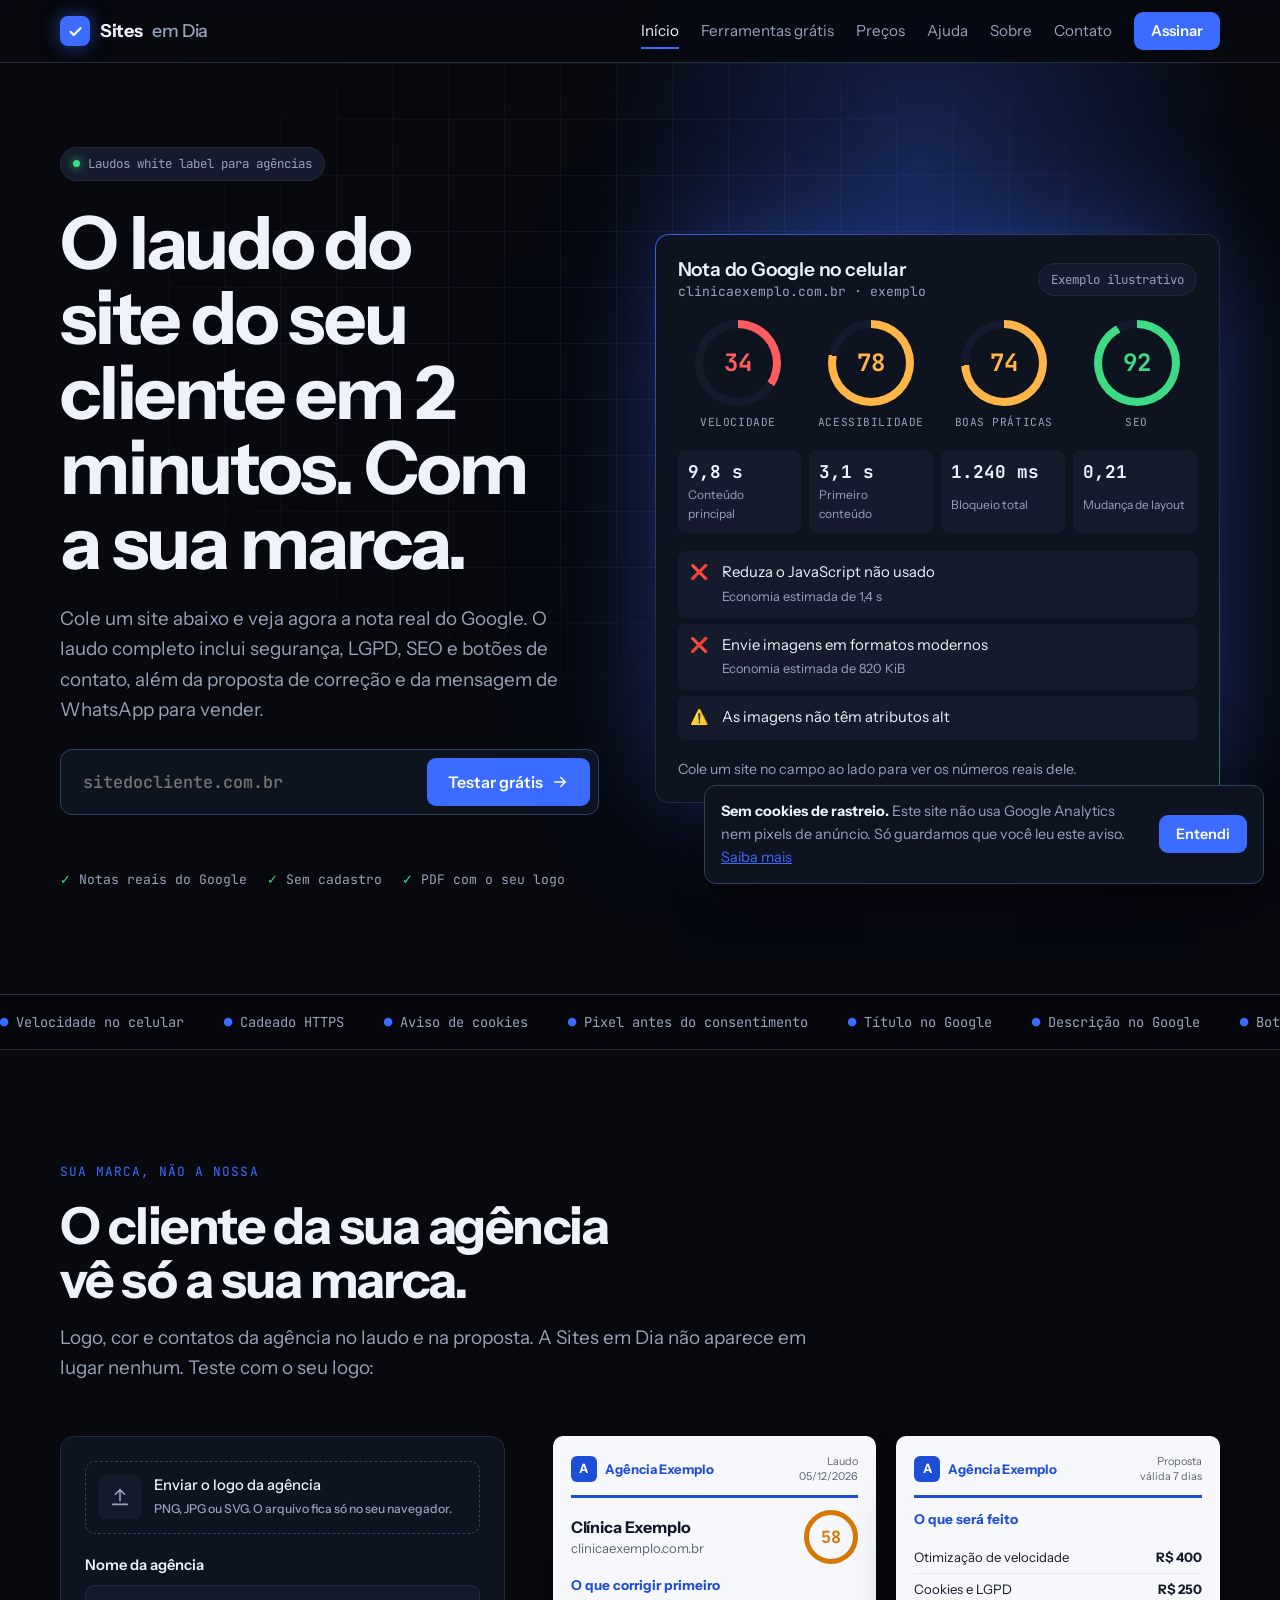
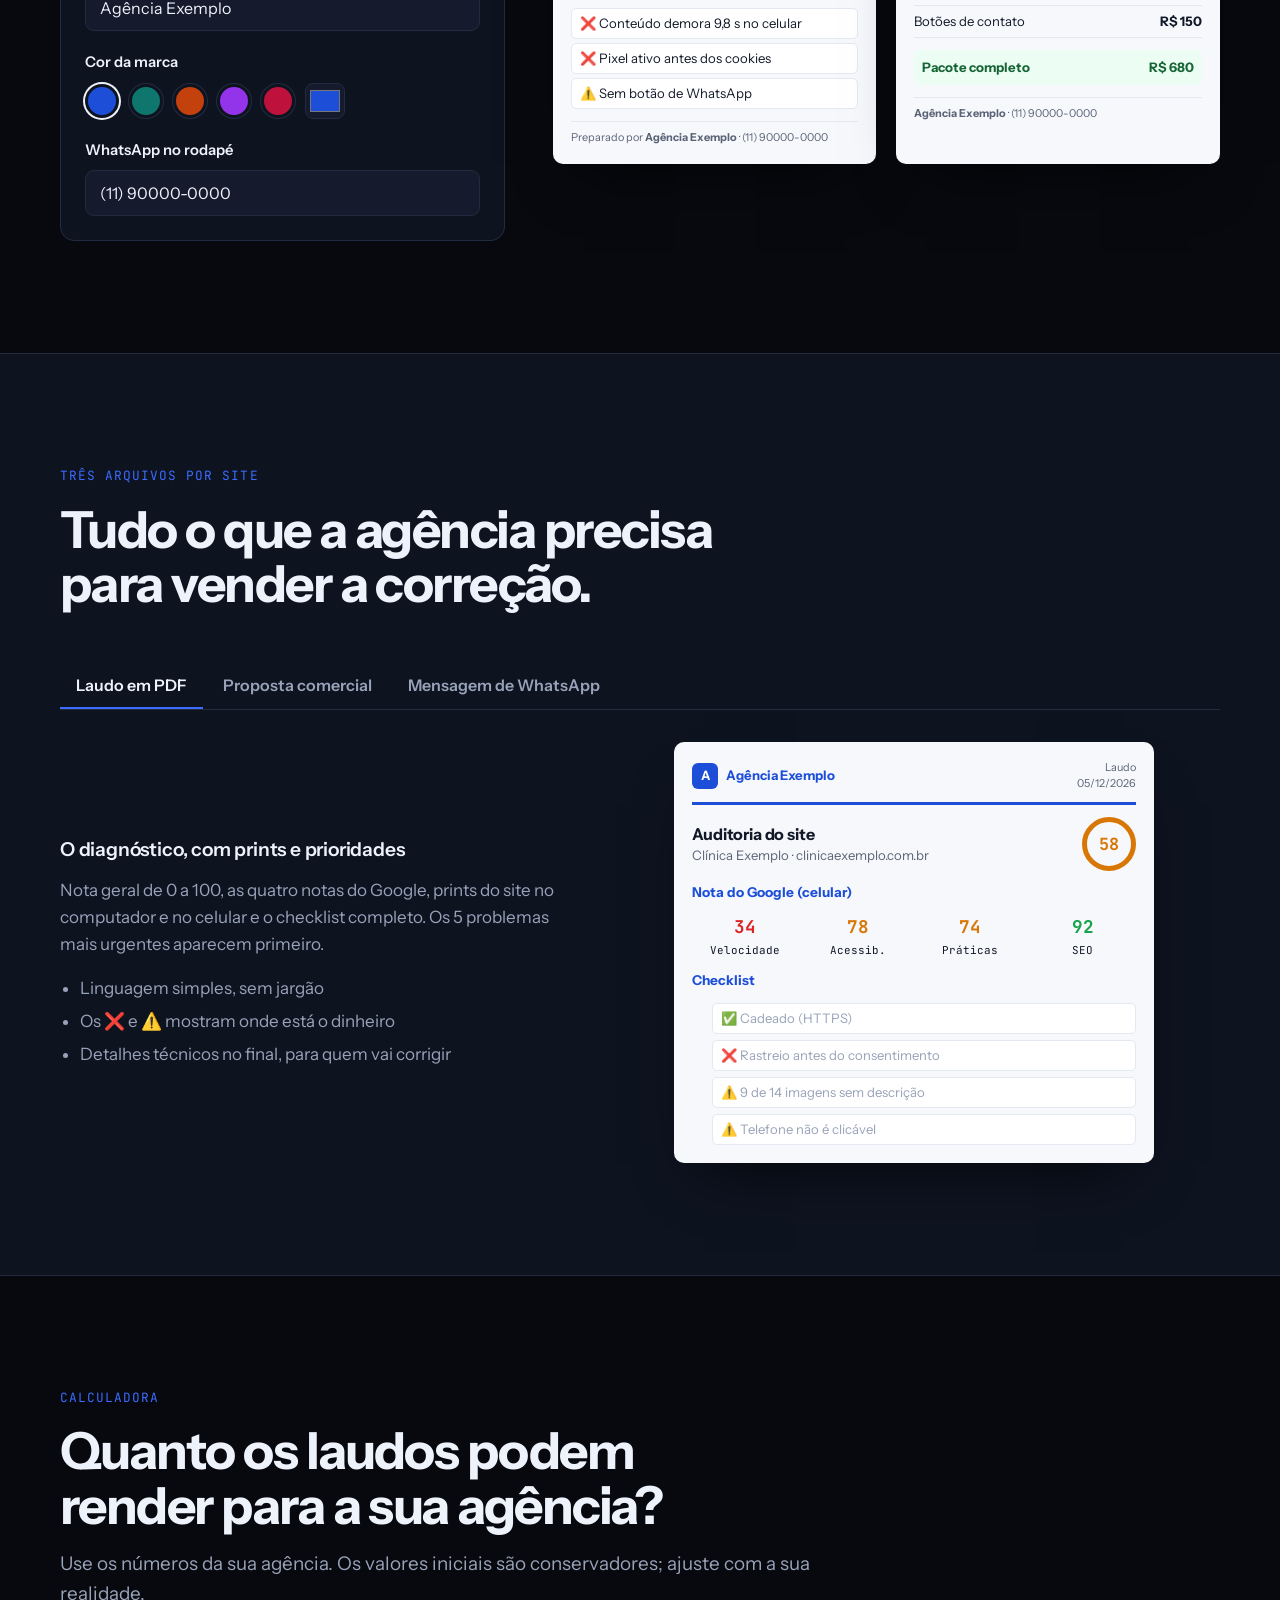
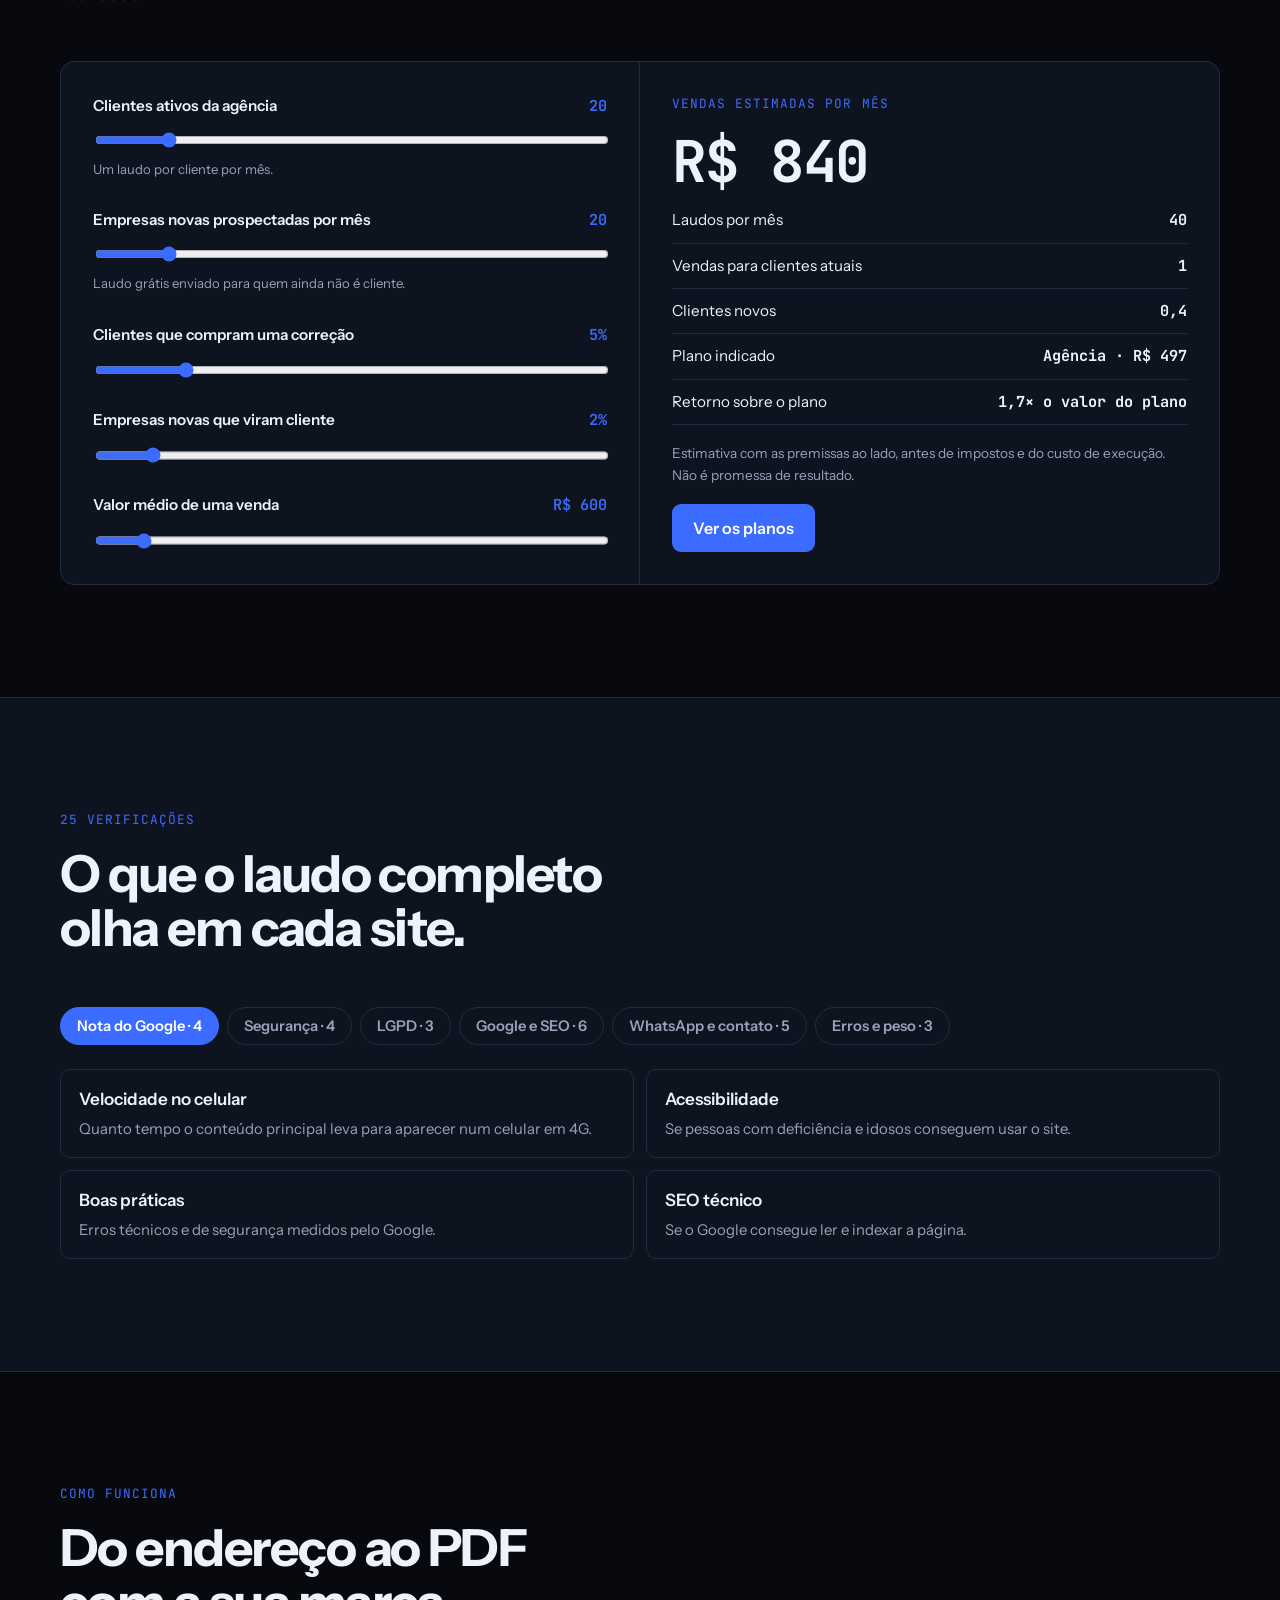
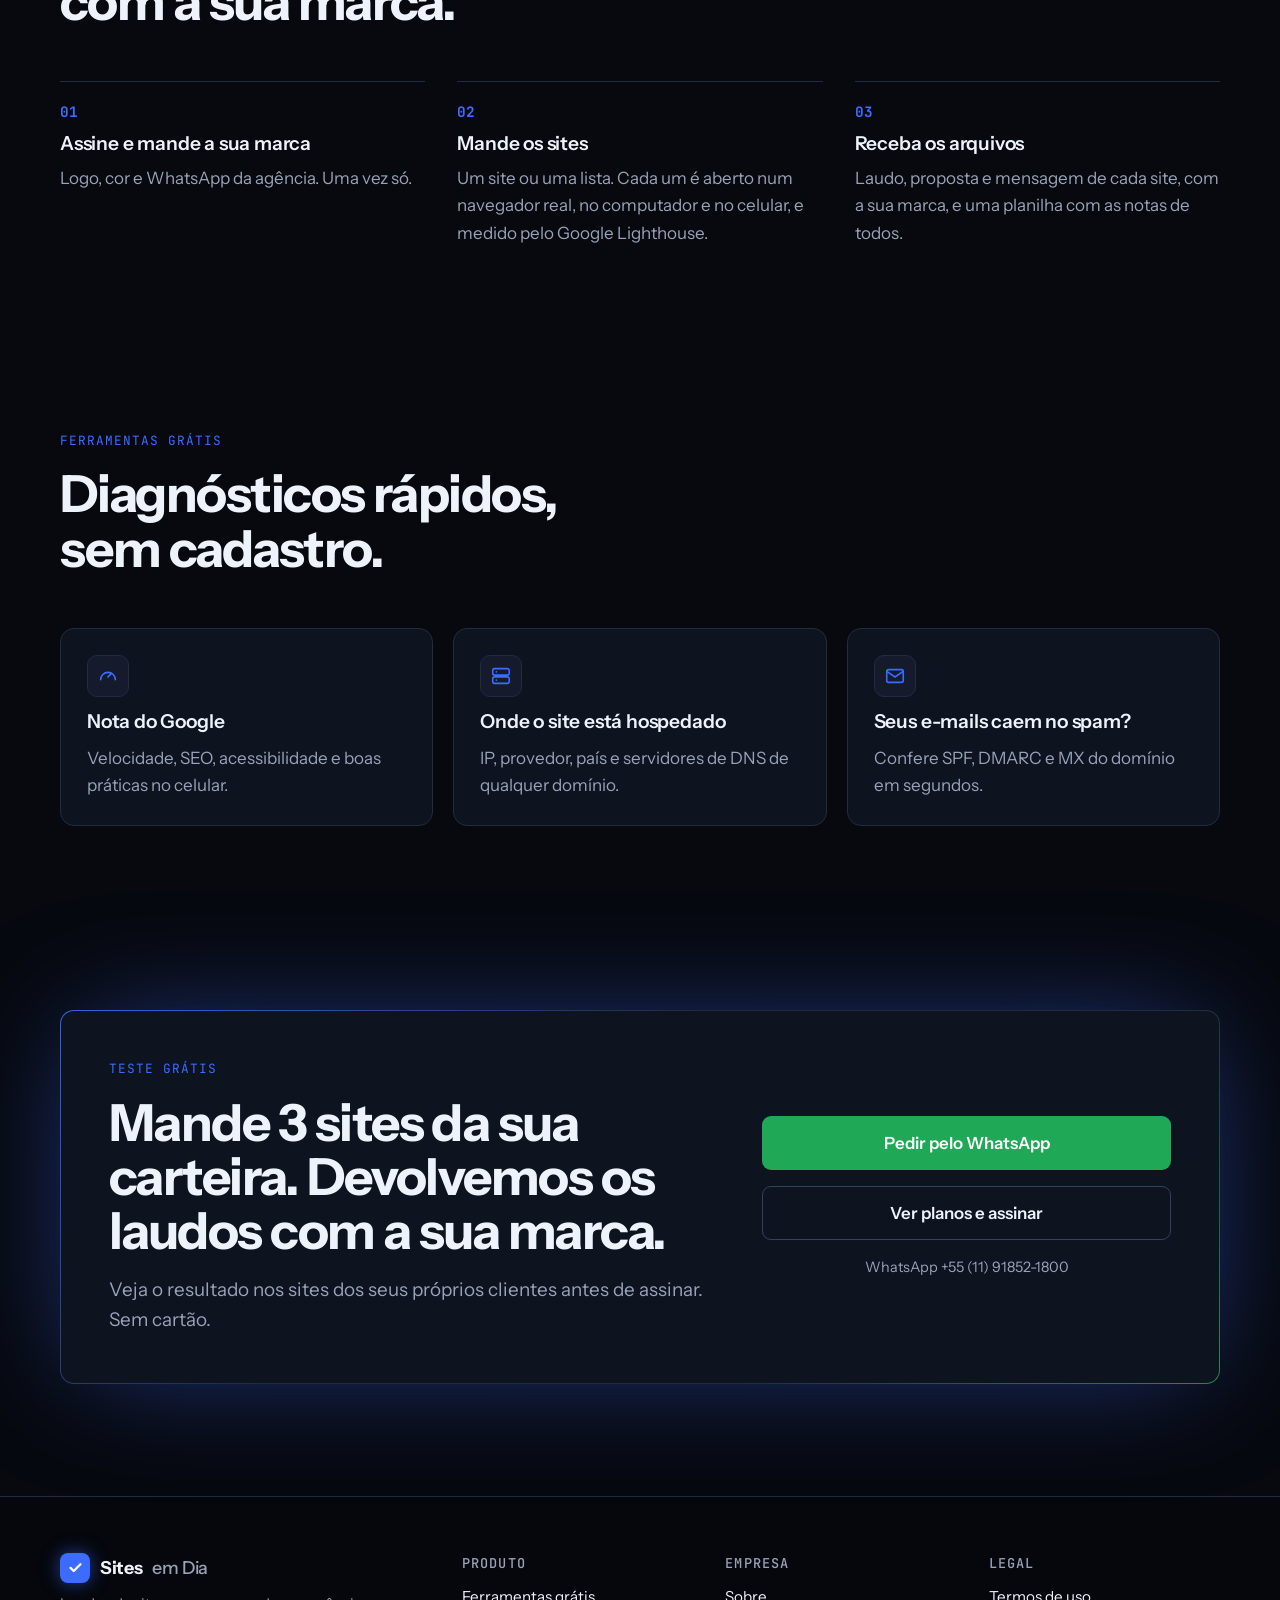
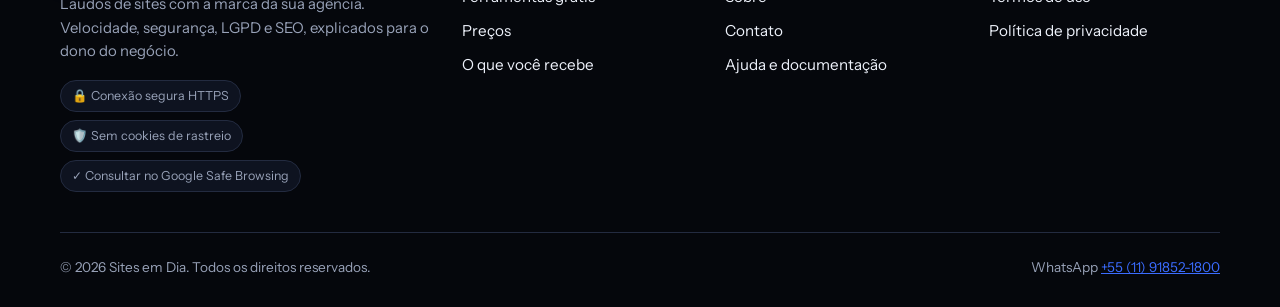
<file: index.html>
<!doctype html>
<html lang="pt-BR">
<head>
<meta charset="utf-8">
<meta name="viewport" content="width=device-width, initial-scale=1, viewport-fit=cover">
<title>Sites em Dia · Laudos de sites com a marca da sua agência</title>
<meta name="description" content="Teste grátis a nota do Google de qualquer site. Laudos completos de velocidade, segurança, LGPD e SEO com a marca da sua agência, com proposta e mensagem prontas.">
<meta property="og:title" content="Sites em Dia · Laudos de sites com a marca da sua agência">
<meta property="og:description" content="Teste grátis a nota do Google de qualquer site. Laudos completos de velocidade, segurança, LGPD e SEO com a marca da sua agência, com proposta e mensagem prontas.">
<meta property="og:type" content="website">
<meta name="theme-color" content="#07090f">
<link rel="icon" href="assets/icone.svg" type="image/svg+xml">
<link rel="preconnect" href="https://fonts.googleapis.com">
<link rel="preconnect" href="https://fonts.gstatic.com" crossorigin>
<link rel="stylesheet" href="https://fonts.googleapis.com/css2?family=Instrument+Sans:wght@400;500;600;700&family=JetBrains+Mono:wght@400;500;700&display=swap">
<link rel="stylesheet" href="assets/estilo.css?v=5a495f8e">
<script src="config.js?v=8d873788" defer></script>
<script src="assets/comum.js?v=36fad224" defer></script>
<script src="assets/inicio.js?v=8664e2d1" defer></script>
</head>
<body>
<a class="pular" href="#conteudo">Pular para o conteúdo</a>
<nav class="topo gutter" aria-label="Principal">
  <div class="miolo">
    <a class="logo" href="index.html"><span class="selo-logo" aria-hidden="true"><svg viewBox="0 0 24 24" fill="none" stroke="#fff" stroke-width="3.2"
stroke-linecap="round" stroke-linejoin="round"><path d="M5 12.5l4.5 4.5L19 7.5"/></svg></span>Sites <span>em Dia</span></a>
    <button class="menu-botao" type="button" aria-expanded="false" aria-controls="menu-links" aria-label="Abrir menu">
      <svg viewBox="0 0 24 24" fill="none" stroke="currentColor" stroke-width="2" stroke-linecap="round"><path d="M4 7h16M4 12h16M4 17h16"/></svg>
    </button>
    <div class="links" id="menu-links"><a href="index.html" aria-current="page">Início</a><a href="ferramentas.html">Ferramentas grátis</a><a href="precos.html">Preços</a><a href="ajuda.html">Ajuda</a><a href="sobre.html">Sobre</a><a href="contato.html">Contato</a><a class="botao" href="precos.html#planos">Assinar</a></div>
  </div>
</nav>
<main id="conteudo">
<header class="hero gutter grade-fundo">
  <div class="miolo">
    <div class="hero-texto">
      <span class="pilula"><i></i>Laudos white label para agências</span>
      <h1>O laudo do site do seu cliente em 2 minutos. Com a sua marca.</h1>
      <p class="lead">Cole um site abaixo e veja agora a nota real do Google. O laudo completo inclui segurança, LGPD, SEO e botões de contato, além da proposta de correção e da mensagem de WhatsApp para vender.</p>
      <div style="width:100%;display:grid;gap:8px">
        <form class="campo-teste" data-teste="#resultado-hero" aria-label="Testar um site">
          <input id="teste-hero" aria-label="Endereço do site" placeholder="sitedocliente.com.br" autocomplete="off" spellcheck="false" inputmode="url">
          <button class="botao" type="submit">Testar grátis
            <svg viewBox="0 0 24 24" fill="none" stroke="currentColor" stroke-width="2" stroke-linecap="round" aria-hidden="true"><path d="M5 12h14M13 6l6 6-6 6"/></svg></button>
        </form>
        <p class="status" data-status role="status"></p>
      </div>
      <div class="fatos"><span>Notas reais do Google</span><span>Sem cadastro</span><span>PDF com o seu logo</span></div>
    </div>
    <div class="hero-painel">
      <div class="painel borda-gradiente brilho resultado" id="resultado-hero" aria-live="polite"></div>
    </div>
  </div>
</header>

<div class="esteira" aria-hidden="true"><div class="trilho" id="trilho"></div></div>

<section class="gutter" id="marca">
  <div class="miolo">
    <div class="cabeca">
      <p class="rotulo">Sua marca, não a nossa</p>
      <h2>O cliente da sua agência vê só a sua marca.</h2>
      <p class="lead">Logo, cor e contatos da agência no laudo e na proposta. A Sites em Dia não aparece em lugar nenhum. Teste com o seu logo:</p>
    </div>
    <div class="marca-grade">
      <div class="controles painel">
        <label class="upload" for="m-logo">
          <span class="previa-logo" id="previa-logo">
            <svg width="22" height="22" viewBox="0 0 24 24" fill="none" stroke="currentColor" stroke-width="1.75" stroke-linecap="round" aria-hidden="true"><path d="M12 16V4M7 9l5-5 5 5M4 20h16"/></svg></span>
          <span>Enviar o logo da agência<br><small class="suave">PNG, JPG ou SVG. O arquivo fica só no seu navegador.</small></span>
          <input type="file" id="m-logo" accept="image/png,image/jpeg,image/svg+xml,image/webp">
        </label>
        <label for="m-nome">Nome da agência<input id="m-nome" value="Agência Exemplo" maxlength="32" autocomplete="off"></label>
        <div style="display:grid;gap:8px">
          <span style="font-size:0.92rem;font-weight:600" id="rotulo-cor">Cor da marca</span>
          <div class="cores" id="cores" role="group" aria-labelledby="rotulo-cor">
            <button type="button" style="background:#1d4ed8" data-cor="#1d4ed8" aria-label="Azul" aria-pressed="true"></button>
            <button type="button" style="background:#0f766e" data-cor="#0f766e" aria-label="Verde" aria-pressed="false"></button>
            <button type="button" style="background:#c2410c" data-cor="#c2410c" aria-label="Laranja" aria-pressed="false"></button>
            <button type="button" style="background:#9333ea" data-cor="#9333ea" aria-label="Roxo" aria-pressed="false"></button>
            <button type="button" style="background:#be123c" data-cor="#be123c" aria-label="Vermelho" aria-pressed="false"></button>
            <input type="color" id="m-cor" value="#1d4ed8" aria-label="Escolher outra cor">
          </div>
        </div>
        <label for="m-zap">WhatsApp no rodapé<input id="m-zap" value="(11) 90000-0000" maxlength="20" autocomplete="off"></label>
      </div>
      <div class="docs">
        <article class="doc" aria-label="Prévia do laudo">
          <div class="doc-topo"><div class="doc-logo"><i class="m-ini">A</i><span class="m-nome">Agência Exemplo</span></div><small>Laudo<br><span class="hoje"></span></small></div>
          <div class="mini"><div><h4>Clínica Exemplo</h4><span style="color:var(--papel-suave)">clinicaexemplo.com.br</span></div><div class="mini-dial">58</div></div>
          <span class="t">O que corrigir primeiro</span>
          <ul><li>❌ Conteúdo demora 9,8 s no celular</li><li>❌ Pixel ativo antes dos cookies</li><li>⚠️ Sem botão de WhatsApp</li></ul>
          <span class="rodape-doc">Preparado por <b class="m-nome">Agência Exemplo</b> · <span class="m-zap">(11) 90000-0000</span></span>
        </article>
        <article class="doc" aria-label="Prévia da proposta">
          <div class="doc-topo"><div class="doc-logo"><i class="m-ini">A</i><span class="m-nome">Agência Exemplo</span></div><small>Proposta<br>válida 7 dias</small></div>
          <span class="t">O que será feito</span>
          <div><div class="linha"><span>Otimização de velocidade</span><b>R$ 400</b></div>
            <div class="linha"><span>Cookies e LGPD</span><b>R$ 250</b></div>
            <div class="linha"><span>Botões de contato</span><b>R$ 150</b></div></div>
          <div class="total"><span>Pacote completo</span><span>R$ 680</span></div>
          <span class="rodape-doc"><b class="m-nome">Agência Exemplo</b> · <span class="m-zap">(11) 90000-0000</span></span>
        </article>
      </div>
    </div>
  </div>
</section>

<section class="gutter faixa-2" id="entregas">
  <div class="miolo">
    <div class="cabeca">
      <p class="rotulo">Três arquivos por site</p>
      <h2>Tudo o que a agência precisa para vender a correção.</h2>
    </div>
    <div class="abas" role="tablist" aria-label="Entregas">
      <button role="tab" id="aba-laudo" aria-controls="p-laudo" aria-selected="true">Laudo em PDF</button>
      <button role="tab" id="aba-proposta" aria-controls="p-proposta" aria-selected="false" tabindex="-1">Proposta comercial</button>
      <button role="tab" id="aba-zap" aria-controls="p-zap" aria-selected="false" tabindex="-1">Mensagem de WhatsApp</button>
    </div>
    <div class="painel-aba" role="tabpanel" id="p-laudo" aria-labelledby="aba-laudo">
      <div>
        <h3>O diagnóstico, com prints e prioridades</h3>
        <p class="suave">Nota geral de 0 a 100, as quatro notas do Google, prints do site no computador e no celular e o checklist completo. Os 5 problemas mais urgentes aparecem primeiro.</p>
        <ul><li>Linguagem simples, sem jargão</li><li>Os ❌ e ⚠️ mostram onde está o dinheiro</li><li>Detalhes técnicos no final, para quem vai corrigir</li></ul>
      </div>
      <article class="doc" style="max-width:480px;justify-self:center;width:100%">
        <div class="doc-topo"><div class="doc-logo"><i class="m-ini">A</i><span class="m-nome">Agência Exemplo</span></div><small>Laudo<br><span class="hoje"></span></small></div>
        <div class="mini"><div><h4>Auditoria do site</h4><span style="color:var(--papel-suave)">Clínica Exemplo · clinicaexemplo.com.br</span></div><div class="mini-dial">58</div></div>
        <span class="t">Nota do Google (celular)</span>
        <div style="display:grid;grid-template-columns:repeat(4,1fr);gap:6px;text-align:center;font-family:var(--mono)">
          <div><b style="color:#dc2626;font-size:1.1rem">34</b><br><small>Velocidade</small></div>
          <div><b style="color:#d97706;font-size:1.1rem">78</b><br><small>Acessib.</small></div>
          <div><b style="color:#d97706;font-size:1.1rem">74</b><br><small>Práticas</small></div>
          <div><b style="color:#16a34a;font-size:1.1rem">92</b><br><small>SEO</small></div>
        </div>
        <span class="t">Checklist</span>
        <ul><li>✅ Cadeado (HTTPS)</li><li>❌ Rastreio antes do consentimento</li><li>⚠️ 9 de 14 imagens sem descrição</li><li>⚠️ Telefone não é clicável</li></ul>
      </article>
    </div>
    <div class="painel-aba" role="tabpanel" id="p-proposta" aria-labelledby="aba-proposta" hidden>
      <div>
        <h3>A proposta se monta sozinha</h3>
        <p class="suave">Cada problema encontrado vira um serviço com o preço da sua agência: valor avulso, pacote com desconto, prazo, forma de pagamento, garantia e o que não está incluído.</p>
        <ul><li>Só entra o que aquele site precisa</li><li>Você define a sua tabela de preços</li><li>Critério de entrega: novo laudo com os itens em ✅</li></ul>
      </div>
      <article class="doc" style="max-width:480px;justify-self:center;width:100%">
        <div class="doc-topo"><div class="doc-logo"><i class="m-ini">A</i><span class="m-nome">Agência Exemplo</span></div><small>Proposta comercial<br>válida 7 dias</small></div>
        <h4>Proposta comercial</h4>
        <div><div class="linha"><span>Otimização de velocidade<br><small style="color:var(--papel-suave)">❌ Velocidade no celular · ⚠️ 96 arquivos</small></span><b>R$ 400</b></div>
          <div class="linha"><span>Cookies e privacidade (LGPD)<br><small style="color:var(--papel-suave)">❌ Rastreio antes do consentimento</small></span><b>R$ 250</b></div>
          <div class="linha"><span>Ajustes para o Google<br><small style="color:var(--papel-suave)">⚠️ Imagens sem descrição</small></span><b>R$ 200</b></div>
          <div class="linha"><span>Botões de contato<br><small style="color:var(--papel-suave)">⚠️ Telefone não clicável</small></span><b>R$ 150</b></div></div>
        <div class="total"><span>Pacote completo (15% off)</span><span>R$ 850</span></div>
        <span class="rodape-doc">Pagamento 50% na aprovação e 50% na entrega · Garantia de 30 dias</span>
      </article>
    </div>
    <div class="painel-aba" role="tabpanel" id="p-zap" aria-labelledby="aba-zap" hidden>
      <div>
        <h3>O primeiro contato já vem escrito</h3>
        <p class="suave">Uma mensagem com a nota e os 3 problemas que mais pesam, o texto para enviar o laudo e um lembrete educado. Copie, revise e envie.</p>
        <ul><li>Personalizada com os dados de cada site</li><li>Tom de conversa, não de robô</li><li>Serve para prospectar e para a carteira</li></ul>
      </div>
      <div class="chat" aria-label="Exemplo de conversa no WhatsApp">
        <div class="chat-topo"><i>C</i><div><b>Clínica Exemplo</b><br><small style="color:#8696a0">online</small></div></div>
        <div class="bolha eu">Oi! Aqui é a Ana, da <span class="m-nome">Agência Exemplo</span>. Fiz uma análise gratuita do site da Clínica Exemplo e ele tirou 58/100.
Os pontos que mais chamaram atenção:
1. No celular, o conteúdo principal demora 9,8 s para aparecer
2. O pixel de anúncio liga antes do aviso de cookies
3. Não tem botão de WhatsApp
Posso te mandar o laudo com os prints?<small>10:42 ✓✓</small></div>
        <div class="bolha ele">Pode sim! Não sabia que estava tão lento 😬<small>10:51</small></div>
        <div class="bolha eu">Segue o laudo em PDF. Os pontos em vermelho são os mais urgentes 👇<small>10:52 ✓✓</small></div>
      </div>
    </div>
  </div>
</section>

<section class="gutter" id="calculadora">
  <div class="miolo">
    <div class="cabeca">
      <p class="rotulo">Calculadora</p>
      <h2>Quanto os laudos podem render para a sua agência?</h2>
      <p class="lead">Use os números da sua agência. Os valores iniciais são conservadores; ajuste com a sua realidade.</p>
    </div>
    <div class="calc painel">
      <div class="calc-entradas">
        <div class="campo-faixa"><div class="topo-faixa"><label for="c-carteira">Clientes ativos da agência</label><output id="o-carteira" for="c-carteira">20</output></div>
          <input type="range" id="c-carteira" min="0" max="150" step="1" value="20"><small>Um laudo por cliente por mês.</small></div>
        <div class="campo-faixa"><div class="topo-faixa"><label for="c-prospect">Empresas novas prospectadas por mês</label><output id="o-prospect" for="c-prospect">20</output></div>
          <input type="range" id="c-prospect" min="0" max="150" step="5" value="20"><small>Laudo grátis enviado para quem ainda não é cliente.</small></div>
        <div class="campo-faixa"><div class="topo-faixa"><label for="c-conv-c">Clientes que compram uma correção</label><output id="o-conv-c" for="c-conv-c">5%</output></div>
          <input type="range" id="c-conv-c" min="0" max="30" step="1" value="5"></div>
        <div class="campo-faixa"><div class="topo-faixa"><label for="c-conv-p">Empresas novas que viram cliente</label><output id="o-conv-p" for="c-conv-p">2%</output></div>
          <input type="range" id="c-conv-p" min="0" max="20" step="1" value="2"></div>
        <div class="campo-faixa"><div class="topo-faixa"><label for="c-ticket">Valor médio de uma venda</label><output id="o-ticket" for="c-ticket">R$ 600</output></div>
          <input type="range" id="c-ticket" min="200" max="5000" step="50" value="600"></div>
      </div>
      <div class="calc-saida" aria-live="polite">
        <span class="rotulo">Vendas estimadas por mês</span>
        <div class="numero-grande" id="r-total">R$ 0</div>
        <div class="calc-linhas">
          <div><span>Laudos por mês</span><b id="r-laudos">0</b></div>
          <div><span>Vendas para clientes atuais</span><b id="r-vendas-c">0</b></div>
          <div><span>Clientes novos</span><b id="r-vendas-p">0</b></div>
          <div><span>Plano indicado</span><b id="r-plano">–</b></div>
          <div><span>Retorno sobre o plano</span><b id="r-vezes">–</b></div>
        </div>
        <p class="suave" style="font-size:.85rem">Estimativa com as premissas ao lado, antes de impostos e do custo de execução. Não é promessa de resultado.</p>
        <a class="botao" href="precos.html" style="justify-self:start">Ver os planos</a>
      </div>
    </div>
  </div>
</section>

<section class="gutter faixa-2" id="verificacoes">
  <div class="miolo">
    <div class="cabeca">
      <p class="rotulo">25 verificações</p>
      <h2>O que o laudo completo olha em cada site.</h2>
    </div>
    <div class="categorias" id="categorias"></div>
    <div class="lista-checks" id="lista-checks" aria-live="polite"></div>
  </div>
</section>

<section class="gutter">
  <div class="miolo">
    <div class="cabeca"><p class="rotulo">Como funciona</p><h2>Do endereço ao PDF com a sua marca.</h2></div>
    <div class="passos">
      <div><h3>Assine e mande a sua marca</h3><p class="suave">Logo, cor e WhatsApp da agência. Uma vez só.</p></div>
      <div><h3>Mande os sites</h3><p class="suave">Um site ou uma lista. Cada um é aberto num navegador real, no computador e no celular, e medido pelo Google Lighthouse.</p></div>
      <div><h3>Receba os arquivos</h3><p class="suave">Laudo, proposta e mensagem de cada site, com a sua marca, e uma planilha com as notas de todos.</p></div>
    </div>
  </div>
</section>

<section class="gutter compacta">
  <div class="miolo">
    <div class="cabeca"><p class="rotulo">Ferramentas grátis</p><h2>Diagnósticos rápidos, sem cadastro.</h2></div>
    <div class="grade-3">
      <a class="painel cartao" href="ferramentas.html#nota" style="text-decoration:none;color:inherit">
        <span class="icone"><svg viewBox="0 0 24 24" fill="none" stroke="currentColor" stroke-width="1.75" stroke-linecap="round"><path d="M12 13l4-4M4 16a8 8 0 1 1 16 0"/></svg></span>
        <h3>Nota do Google</h3><p class="suave">Velocidade, SEO, acessibilidade e boas práticas no celular.</p></a>
      <a class="painel cartao" href="ferramentas.html#hospedagem" style="text-decoration:none;color:inherit">
        <span class="icone"><svg viewBox="0 0 24 24" fill="none" stroke="currentColor" stroke-width="1.75" stroke-linecap="round"><rect x="3" y="4" width="18" height="7" rx="2"/><rect x="3" y="13" width="18" height="7" rx="2"/><path d="M7 7.5h.01M7 16.5h.01"/></svg></span>
        <h3>Onde o site está hospedado</h3><p class="suave">IP, provedor, país e servidores de DNS de qualquer domínio.</p></a>
      <a class="painel cartao" href="ferramentas.html#email" style="text-decoration:none;color:inherit">
        <span class="icone"><svg viewBox="0 0 24 24" fill="none" stroke="currentColor" stroke-width="1.75" stroke-linecap="round"><rect x="3" y="5" width="18" height="14" rx="2"/><path d="M3 7l9 6 9-6"/></svg></span>
        <h3>Seus e-mails caem no spam?</h3><p class="suave">Confere SPF, DMARC e MX do domínio em segundos.</p></a>
    </div>
  </div>
</section>

<section class="gutter">
  <div class="miolo">
    <div class="painel borda-gradiente brilho cta-final">
      <div>
        <p class="rotulo">Teste grátis</p>
        <h2>Mande 3 sites da sua carteira. Devolvemos os laudos com a sua marca.</h2>
        <p class="lead">Veja o resultado nos sites dos seus próprios clientes antes de assinar. Sem cartão.</p>
      </div>
      <div class="cta-acoes">
        <a class="botao zap grande" id="cta-zap" href="#" target="_blank" rel="noopener">Pedir pelo WhatsApp</a>
        <a class="botao contorno grande" href="precos.html">Ver planos e assinar</a>
        <span class="suave" style="font-size:.9rem;text-align:center">WhatsApp <span data-telefone></span></span>
      </div>
    </div>
  </div>
</section>

</main>
<footer class="rodape gutter">
  <div class="miolo">
    <div class="rodape-grade">
      <div class="rodape-marca">
        <a class="logo" href="index.html"><span class="selo-logo" aria-hidden="true"><svg viewBox="0 0 24 24" fill="none" stroke="#fff" stroke-width="3.2"
stroke-linecap="round" stroke-linejoin="round"><path d="M5 12.5l4.5 4.5L19 7.5"/></svg></span>Sites <span>em Dia</span></a>
        <p>Laudos de sites com a marca da sua agência. Velocidade, segurança, LGPD e SEO, explicados para o dono do negócio.</p>
        <div class="selos" aria-label="Selos de confiança">
          <span class="selo-confianca" title="Este site usa conexão criptografada">🔒 Conexão segura HTTPS</span>
          <span class="selo-confianca" title="Não usamos Google Analytics, pixels de anúncio nem cookies de rastreio">🛡️ Sem cookies de rastreio</span>
          <a class="selo-confianca" id="selo-safe" target="_blank" rel="noopener" href="https://transparencyreport.google.com/safe-browsing/search">✓ Consultar no Google Safe Browsing</a>
        </div>
      </div>
      <div><h4>Produto</h4><a href="ferramentas.html">Ferramentas grátis</a><a href="precos.html">Preços</a><a href="index.html#entregas">O que você recebe</a></div>
      <div><h4>Empresa</h4><a href="sobre.html">Sobre</a><a href="contato.html">Contato</a><a href="ajuda.html">Ajuda e documentação</a></div>
      <div><h4>Legal</h4><a href="termos.html">Termos de uso</a><a href="privacidade.html">Política de privacidade</a></div>
    </div>
    <div class="rodape-base">
      <span>© 2026 Sites em Dia. Todos os direitos reservados.</span>
      <span class="contato-rodape" data-contato></span>
    </div>
  </div>
</footer>
</body>
</html>
</file>
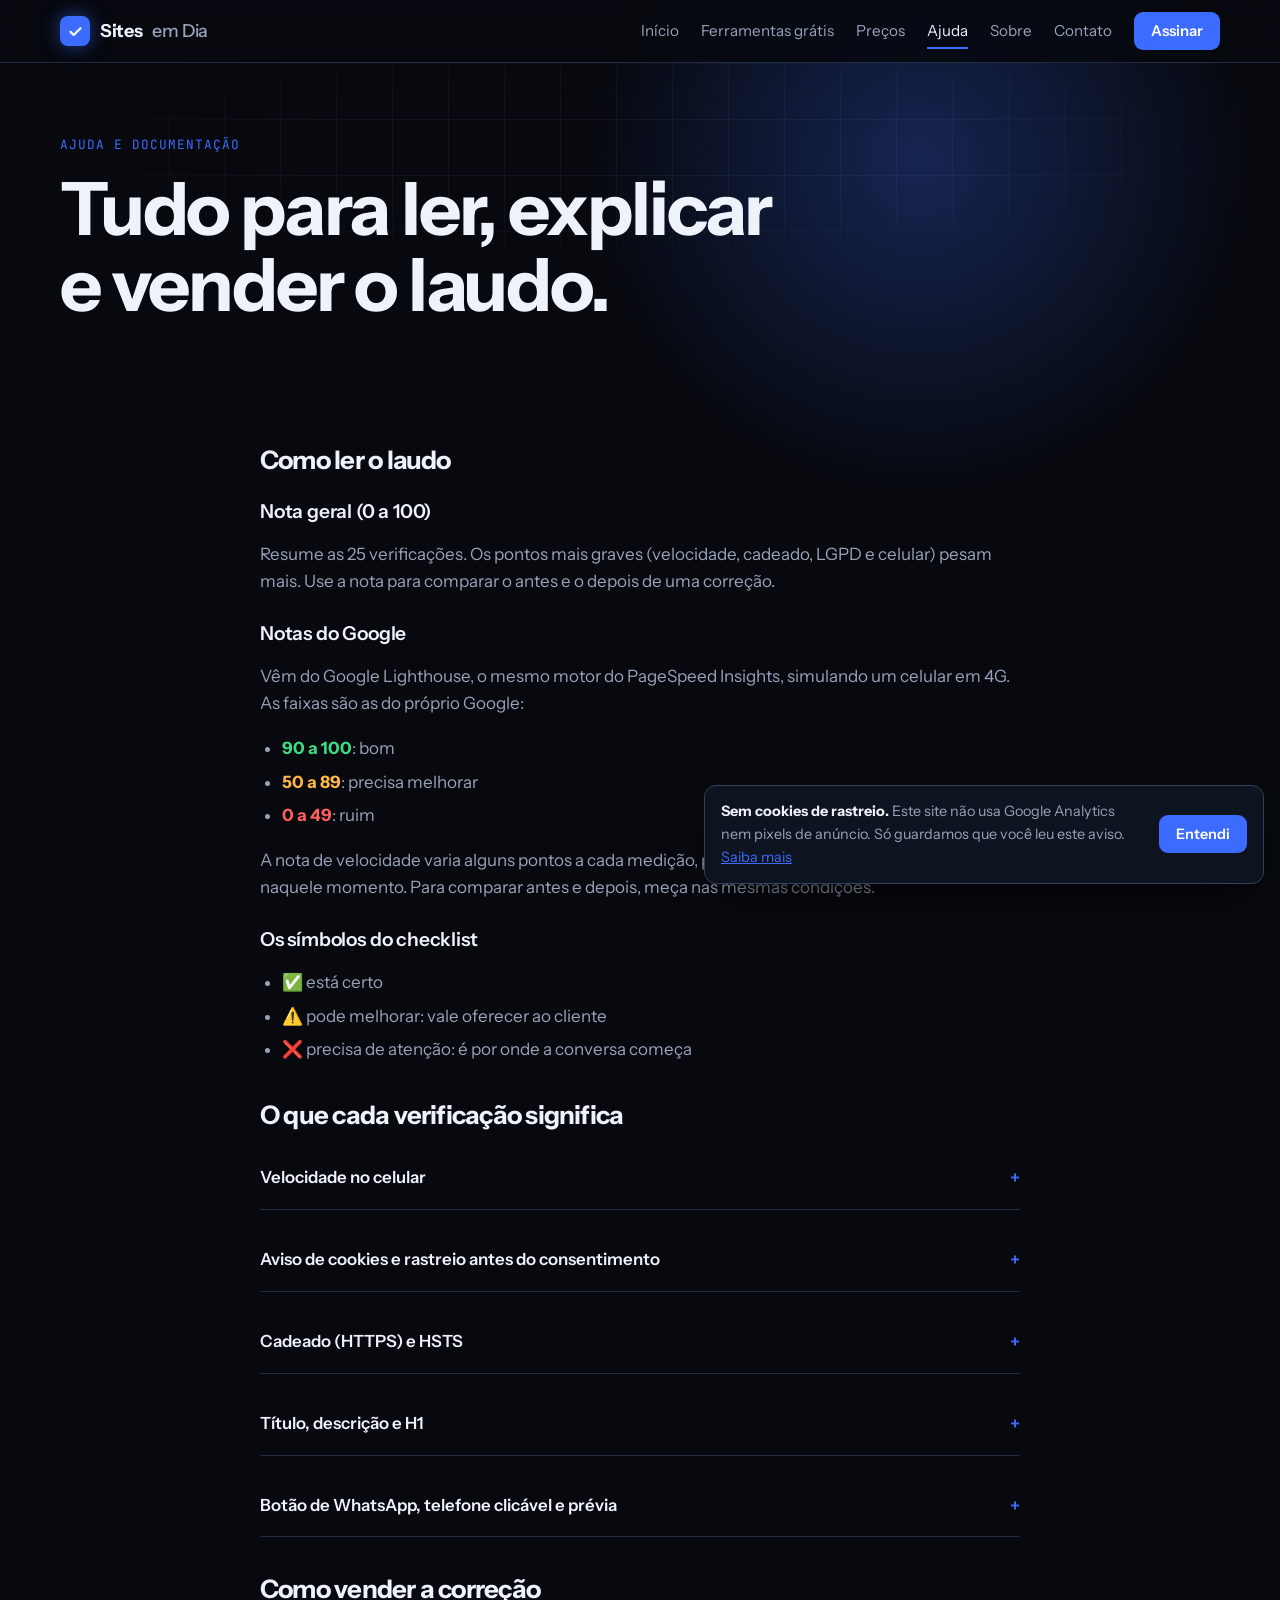
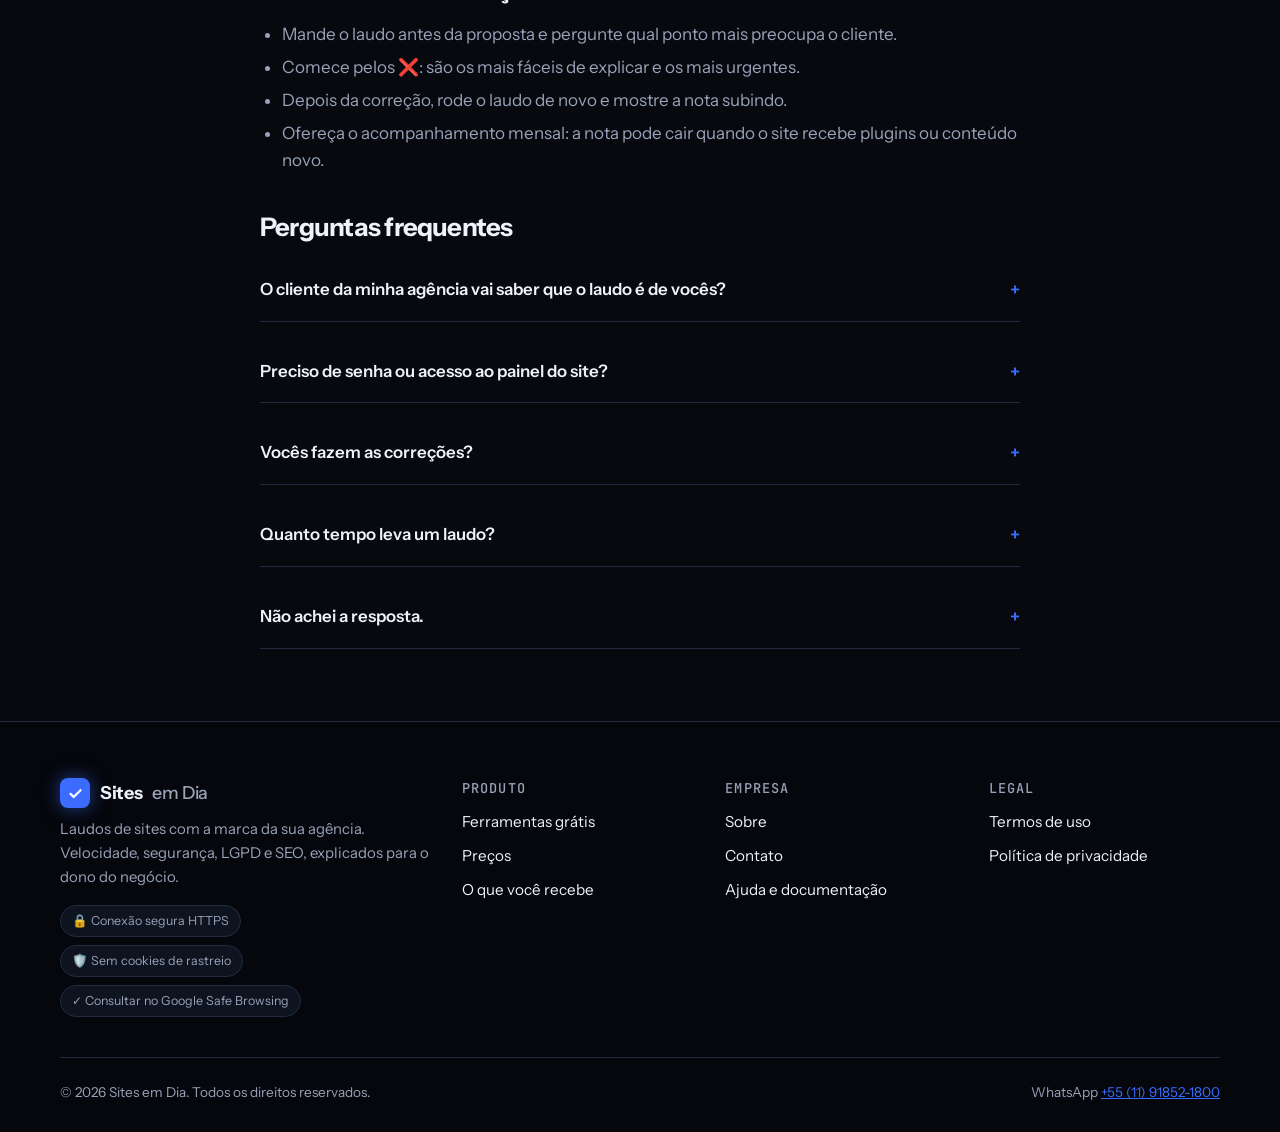
<file: ajuda.html>
<!doctype html>
<html lang="pt-BR">
<head>
<meta charset="utf-8">
<meta name="viewport" content="width=device-width, initial-scale=1, viewport-fit=cover">
<title>Ajuda e documentação · Sites em Dia</title>
<meta name="description" content="Como ler o laudo, o que significa cada nota do Google, como vender a correção e perguntas frequentes sobre a Sites em Dia.">
<meta property="og:title" content="Ajuda e documentação · Sites em Dia">
<meta property="og:description" content="Como ler o laudo, o que significa cada nota do Google, como vender a correção e perguntas frequentes sobre a Sites em Dia.">
<meta property="og:type" content="website">
<meta name="theme-color" content="#07090f">
<link rel="icon" href="assets/icone.svg" type="image/svg+xml">
<link rel="preconnect" href="https://fonts.googleapis.com">
<link rel="preconnect" href="https://fonts.gstatic.com" crossorigin>
<link rel="stylesheet" href="https://fonts.googleapis.com/css2?family=Instrument+Sans:wght@400;500;600;700&family=JetBrains+Mono:wght@400;500;700&display=swap">
<link rel="stylesheet" href="assets/estilo.css?v=5a495f8e">
<script src="config.js?v=8d873788" defer></script>
<script src="assets/comum.js?v=36fad224" defer></script>

</head>
<body>
<a class="pular" href="#conteudo">Pular para o conteúdo</a>
<nav class="topo gutter" aria-label="Principal">
  <div class="miolo">
    <a class="logo" href="index.html"><span class="selo-logo" aria-hidden="true"><svg viewBox="0 0 24 24" fill="none" stroke="#fff" stroke-width="3.2"
stroke-linecap="round" stroke-linejoin="round"><path d="M5 12.5l4.5 4.5L19 7.5"/></svg></span>Sites <span>em Dia</span></a>
    <button class="menu-botao" type="button" aria-expanded="false" aria-controls="menu-links" aria-label="Abrir menu">
      <svg viewBox="0 0 24 24" fill="none" stroke="currentColor" stroke-width="2" stroke-linecap="round"><path d="M4 7h16M4 12h16M4 17h16"/></svg>
    </button>
    <div class="links" id="menu-links"><a href="index.html">Início</a><a href="ferramentas.html">Ferramentas grátis</a><a href="precos.html">Preços</a><a href="ajuda.html" aria-current="page">Ajuda</a><a href="sobre.html">Sobre</a><a href="contato.html">Contato</a><a class="botao" href="precos.html#planos">Assinar</a></div>
  </div>
</nav>
<main id="conteudo">
<header class="gutter grade-fundo">
  <div class="miolo" style="padding-block:72px 32px">
    <div class="cabeca" style="margin-bottom:0">
      <p class="rotulo">Ajuda e documentação</p>
      <h1>Tudo para ler, explicar e vender o laudo.</h1>
    </div>
  </div>
</header>
<section class="gutter compacta">
  <div class="miolo texto-longo">
    <h2>Como ler o laudo</h2>
    <h3>Nota geral (0 a 100)</h3>
    <p>Resume as 25 verificações. Os pontos mais graves (velocidade, cadeado, LGPD e celular) pesam mais. Use a nota para comparar o antes e o depois de uma correção.</p>
    <h3>Notas do Google</h3>
    <p>Vêm do Google Lighthouse, o mesmo motor do PageSpeed Insights, simulando um celular em 4G. As faixas são as do próprio Google:</p>
    <ul><li><b style="color:var(--bom)">90 a 100</b>: bom</li><li><b style="color:var(--medio)">50 a 89</b>: precisa melhorar</li><li><b style="color:var(--ruim)">0 a 49</b>: ruim</li></ul>
    <p>A nota de velocidade varia alguns pontos a cada medição, porque depende da rede e do servidor naquele momento. Para comparar antes e depois, meça nas mesmas condições.</p>
    <h3>Os símbolos do checklist</h3>
    <ul><li>✅ está certo</li><li>⚠️ pode melhorar: vale oferecer ao cliente</li><li>❌ precisa de atenção: é por onde a conversa começa</li></ul>

    <h2>O que cada verificação significa</h2>
    <details><summary>Velocidade no celular</summary><p>Mede quanto tempo o conteúdo principal leva para aparecer. Acima de 2,5 segundos, muita gente desiste antes de ver a página. Correções comuns: comprimir imagens, ativar cache e remover scripts desnecessários.</p></details>
    <details><summary>Aviso de cookies e rastreio antes do consentimento</summary><p>Ferramentas como Google Analytics, Google Ads e o pixel do Facebook gravam cookies no navegador. Pela LGPD, o ideal é pedir consentimento antes. O laudo mostra se existe aviso e se esses cookies são gravados antes de o visitante aceitar. É um indício técnico, não um parecer jurídico.</p></details>
    <details><summary>Cadeado (HTTPS) e HSTS</summary><p>Sem HTTPS, o navegador mostra "Não seguro" e o Google rebaixa o site. O HSTS obriga o navegador a usar sempre a versão segura.</p></details>
    <details><summary>Título, descrição e H1</summary><p>O título e a descrição são o que aparece no resultado do Google. O H1 é o título principal da página. Ajustes simples que melhoram o clique e o posicionamento.</p></details>
    <details><summary>Botão de WhatsApp, telefone clicável e prévia</summary><p>Para pequenas empresas, o WhatsApp é o canal que mais vende. O laudo confere se o visitante consegue chamar com um clique e se o link compartilhado mostra imagem e título.</p></details>

    <h2>Como vender a correção</h2>
    <ul>
      <li>Mande o laudo antes da proposta e pergunte qual ponto mais preocupa o cliente.</li>
      <li>Comece pelos ❌: são os mais fáceis de explicar e os mais urgentes.</li>
      <li>Depois da correção, rode o laudo de novo e mostre a nota subindo.</li>
      <li>Ofereça o acompanhamento mensal: a nota pode cair quando o site recebe plugins ou conteúdo novo.</li>
    </ul>

    <h2>Perguntas frequentes</h2>
    <details><summary>O cliente da minha agência vai saber que o laudo é de vocês?</summary><p>Não. O PDF sai com o seu logo, a sua cor e os seus contatos.</p></details>
    <details><summary>Preciso de senha ou acesso ao painel do site?</summary><p>Não. O laudo analisa a página inicial como um visitante comum a vê.</p></details>
    <details><summary>Vocês fazem as correções?</summary><p>Não: a correção é um serviço da sua agência. O laudo e a proposta existem para você vender esse serviço.</p></details>
    <details><summary>Quanto tempo leva um laudo?</summary><p>A análise de cada site leva de 1 a 2 minutos. A entrega dos arquivos segue o prazo do seu plano.</p></details>
    <details><summary>Não achei a resposta.</summary><p><a href="contato.html">Fale com a gente</a> pelo WhatsApp.</p></details>
  </div>
</section>

</main>
<footer class="rodape gutter">
  <div class="miolo">
    <div class="rodape-grade">
      <div class="rodape-marca">
        <a class="logo" href="index.html"><span class="selo-logo" aria-hidden="true"><svg viewBox="0 0 24 24" fill="none" stroke="#fff" stroke-width="3.2"
stroke-linecap="round" stroke-linejoin="round"><path d="M5 12.5l4.5 4.5L19 7.5"/></svg></span>Sites <span>em Dia</span></a>
        <p>Laudos de sites com a marca da sua agência. Velocidade, segurança, LGPD e SEO, explicados para o dono do negócio.</p>
        <div class="selos" aria-label="Selos de confiança">
          <span class="selo-confianca" title="Este site usa conexão criptografada">🔒 Conexão segura HTTPS</span>
          <span class="selo-confianca" title="Não usamos Google Analytics, pixels de anúncio nem cookies de rastreio">🛡️ Sem cookies de rastreio</span>
          <a class="selo-confianca" id="selo-safe" target="_blank" rel="noopener" href="https://transparencyreport.google.com/safe-browsing/search">✓ Consultar no Google Safe Browsing</a>
        </div>
      </div>
      <div><h4>Produto</h4><a href="ferramentas.html">Ferramentas grátis</a><a href="precos.html">Preços</a><a href="index.html#entregas">O que você recebe</a></div>
      <div><h4>Empresa</h4><a href="sobre.html">Sobre</a><a href="contato.html">Contato</a><a href="ajuda.html">Ajuda e documentação</a></div>
      <div><h4>Legal</h4><a href="termos.html">Termos de uso</a><a href="privacidade.html">Política de privacidade</a></div>
    </div>
    <div class="rodape-base">
      <span>© 2026 Sites em Dia. Todos os direitos reservados.</span>
      <span class="contato-rodape" data-contato></span>
    </div>
  </div>
</footer>
</body>
</html>
</file>
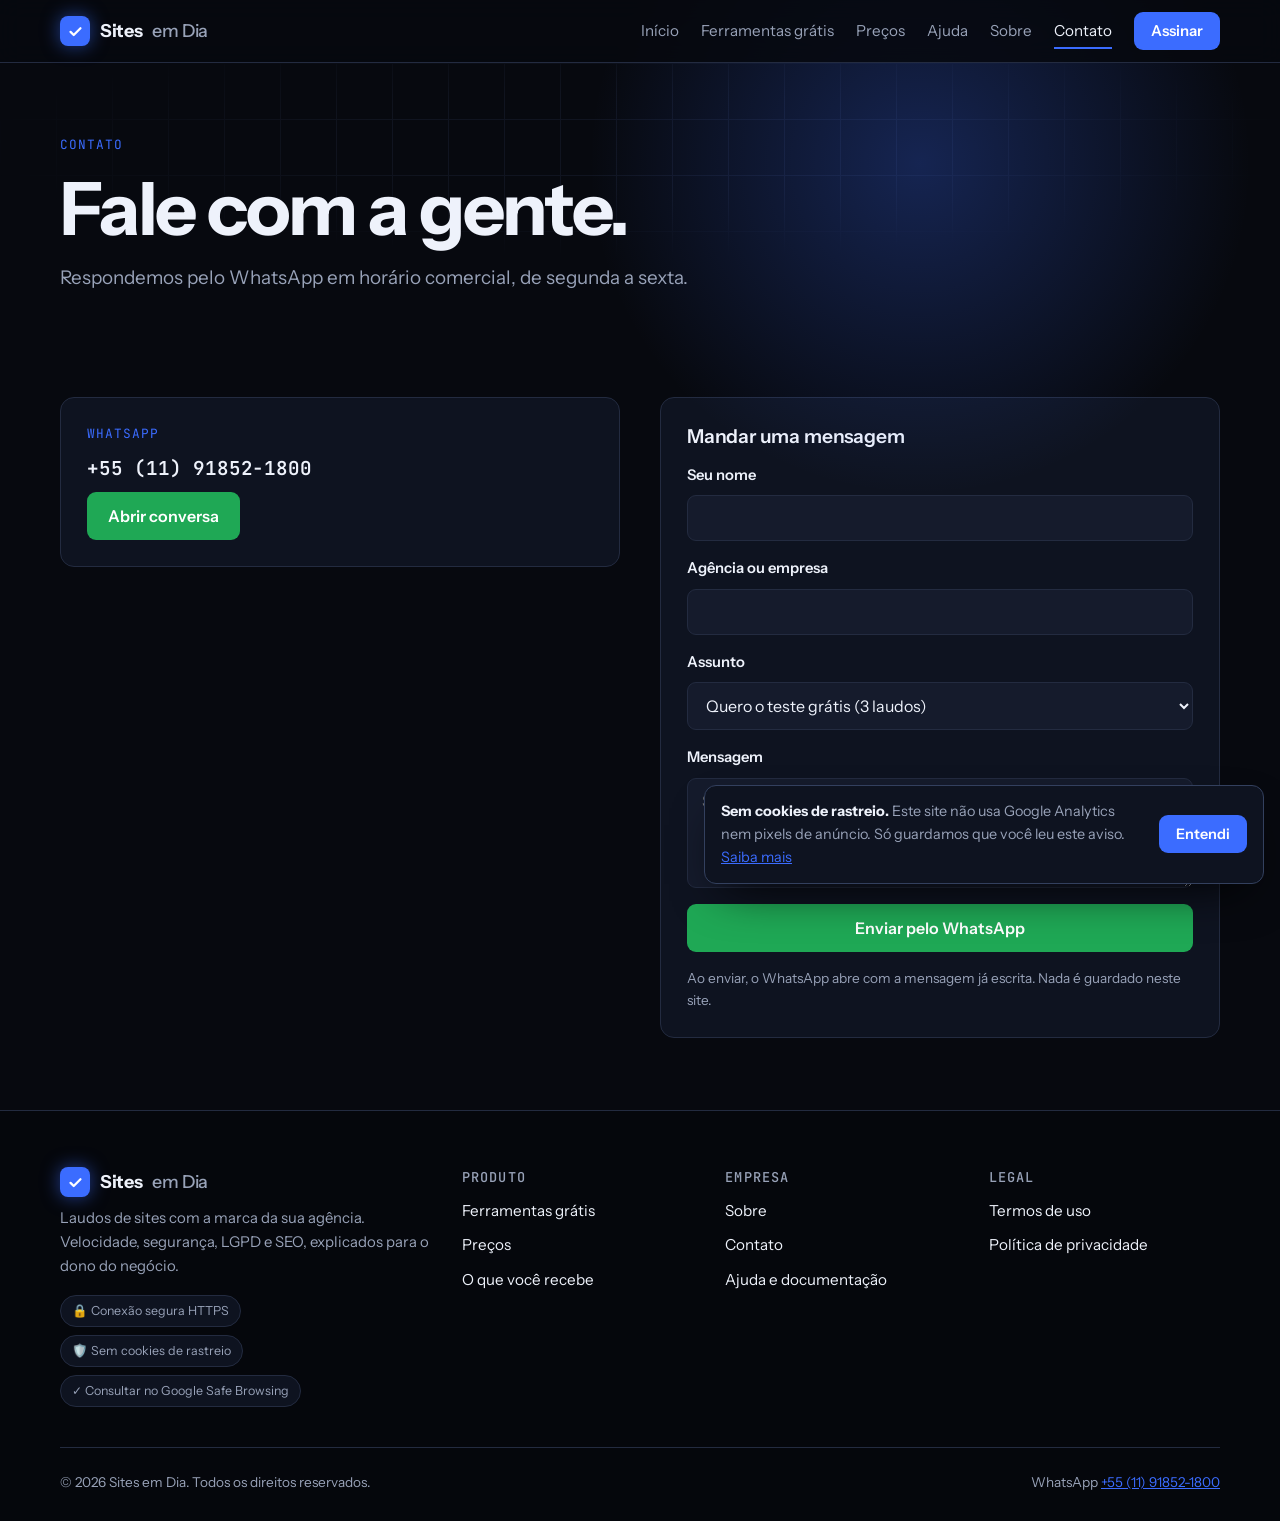
<file: contato.html>
<!doctype html>
<html lang="pt-BR">
<head>
<meta charset="utf-8">
<meta name="viewport" content="width=device-width, initial-scale=1, viewport-fit=cover">
<title>Contato · Sites em Dia</title>
<meta name="description" content="Fale com a Sites em Dia pelo WhatsApp: teste grátis, dúvidas sobre planos e laudos com a marca da sua agência.">
<meta property="og:title" content="Contato · Sites em Dia">
<meta property="og:description" content="Fale com a Sites em Dia pelo WhatsApp: teste grátis, dúvidas sobre planos e laudos com a marca da sua agência.">
<meta property="og:type" content="website">
<meta name="theme-color" content="#07090f">
<link rel="icon" href="assets/icone.svg" type="image/svg+xml">
<link rel="preconnect" href="https://fonts.googleapis.com">
<link rel="preconnect" href="https://fonts.gstatic.com" crossorigin>
<link rel="stylesheet" href="https://fonts.googleapis.com/css2?family=Instrument+Sans:wght@400;500;600;700&family=JetBrains+Mono:wght@400;500;700&display=swap">
<link rel="stylesheet" href="assets/estilo.css?v=5a495f8e">
<script src="config.js?v=8d873788" defer></script>
<script src="assets/comum.js?v=36fad224" defer></script>
<script src="assets/contato.js?v=cedd859f" defer></script>
</head>
<body>
<a class="pular" href="#conteudo">Pular para o conteúdo</a>
<nav class="topo gutter" aria-label="Principal">
  <div class="miolo">
    <a class="logo" href="index.html"><span class="selo-logo" aria-hidden="true"><svg viewBox="0 0 24 24" fill="none" stroke="#fff" stroke-width="3.2"
stroke-linecap="round" stroke-linejoin="round"><path d="M5 12.5l4.5 4.5L19 7.5"/></svg></span>Sites <span>em Dia</span></a>
    <button class="menu-botao" type="button" aria-expanded="false" aria-controls="menu-links" aria-label="Abrir menu">
      <svg viewBox="0 0 24 24" fill="none" stroke="currentColor" stroke-width="2" stroke-linecap="round"><path d="M4 7h16M4 12h16M4 17h16"/></svg>
    </button>
    <div class="links" id="menu-links"><a href="index.html">Início</a><a href="ferramentas.html">Ferramentas grátis</a><a href="precos.html">Preços</a><a href="ajuda.html">Ajuda</a><a href="sobre.html">Sobre</a><a href="contato.html" aria-current="page">Contato</a><a class="botao" href="precos.html#planos">Assinar</a></div>
  </div>
</nav>
<main id="conteudo">
<header class="gutter grade-fundo">
  <div class="miolo" style="padding-block:72px 32px">
    <div class="cabeca" style="margin-bottom:0">
      <p class="rotulo">Contato</p>
      <h1>Fale com a gente.</h1>
      <p class="lead">Respondemos pelo WhatsApp em horário comercial, de segunda a sexta.</p>
    </div>
  </div>
</header>
<section class="gutter compacta">
  <div class="miolo grade-2" style="gap:40px;align-items:start">
    <div style="display:grid;gap:16px">
      <div class="painel cartao"><span class="rotulo">WhatsApp</span><h3 style="font-family:var(--mono)" data-telefone></h3>
        <a class="botao zap" id="zap-direto" href="#" target="_blank" rel="noopener" style="justify-self:start">Abrir conversa</a></div>
      <div class="painel cartao" data-some-vazio><span class="rotulo">E-mail</span><a data-email href="#" style="font-family:var(--mono);font-size:1.1rem"></a></div>
      <div class="painel cartao" data-some-vazio><span class="rotulo">Instagram</span><a data-instagram href="#" target="_blank" rel="noopener" style="font-family:var(--mono);font-size:1.1rem"></a></div>
    </div>
    <form class="painel cartao" id="form-contato" style="gap:16px">
      <h3>Mandar uma mensagem</h3>
      <label for="ct-nome">Seu nome<input id="ct-nome" required autocomplete="name"></label>
      <label for="ct-agencia">Agência ou empresa<input id="ct-agencia" autocomplete="organization"></label>
      <label for="ct-assunto">Assunto
        <select id="ct-assunto"><option>Quero o teste grátis (3 laudos)</option><option>Dúvida sobre os planos</option><option>Quero assinar</option><option>Suporte de assinante</option><option>Outro assunto</option></select></label>
      <label for="ct-msg">Mensagem<textarea id="ct-msg" placeholder="Se for o teste grátis, cole aqui os 3 sites."></textarea></label>
      <button class="botao zap" type="submit">Enviar pelo WhatsApp</button>
      <p class="suave" style="font-size:.85rem">Ao enviar, o WhatsApp abre com a mensagem já escrita. Nada é guardado neste site.</p>
    </form>
  </div>
</section>

</main>
<footer class="rodape gutter">
  <div class="miolo">
    <div class="rodape-grade">
      <div class="rodape-marca">
        <a class="logo" href="index.html"><span class="selo-logo" aria-hidden="true"><svg viewBox="0 0 24 24" fill="none" stroke="#fff" stroke-width="3.2"
stroke-linecap="round" stroke-linejoin="round"><path d="M5 12.5l4.5 4.5L19 7.5"/></svg></span>Sites <span>em Dia</span></a>
        <p>Laudos de sites com a marca da sua agência. Velocidade, segurança, LGPD e SEO, explicados para o dono do negócio.</p>
        <div class="selos" aria-label="Selos de confiança">
          <span class="selo-confianca" title="Este site usa conexão criptografada">🔒 Conexão segura HTTPS</span>
          <span class="selo-confianca" title="Não usamos Google Analytics, pixels de anúncio nem cookies de rastreio">🛡️ Sem cookies de rastreio</span>
          <a class="selo-confianca" id="selo-safe" target="_blank" rel="noopener" href="https://transparencyreport.google.com/safe-browsing/search">✓ Consultar no Google Safe Browsing</a>
        </div>
      </div>
      <div><h4>Produto</h4><a href="ferramentas.html">Ferramentas grátis</a><a href="precos.html">Preços</a><a href="index.html#entregas">O que você recebe</a></div>
      <div><h4>Empresa</h4><a href="sobre.html">Sobre</a><a href="contato.html">Contato</a><a href="ajuda.html">Ajuda e documentação</a></div>
      <div><h4>Legal</h4><a href="termos.html">Termos de uso</a><a href="privacidade.html">Política de privacidade</a></div>
    </div>
    <div class="rodape-base">
      <span>© 2026 Sites em Dia. Todos os direitos reservados.</span>
      <span class="contato-rodape" data-contato></span>
    </div>
  </div>
</footer>
</body>
</html>
</file>
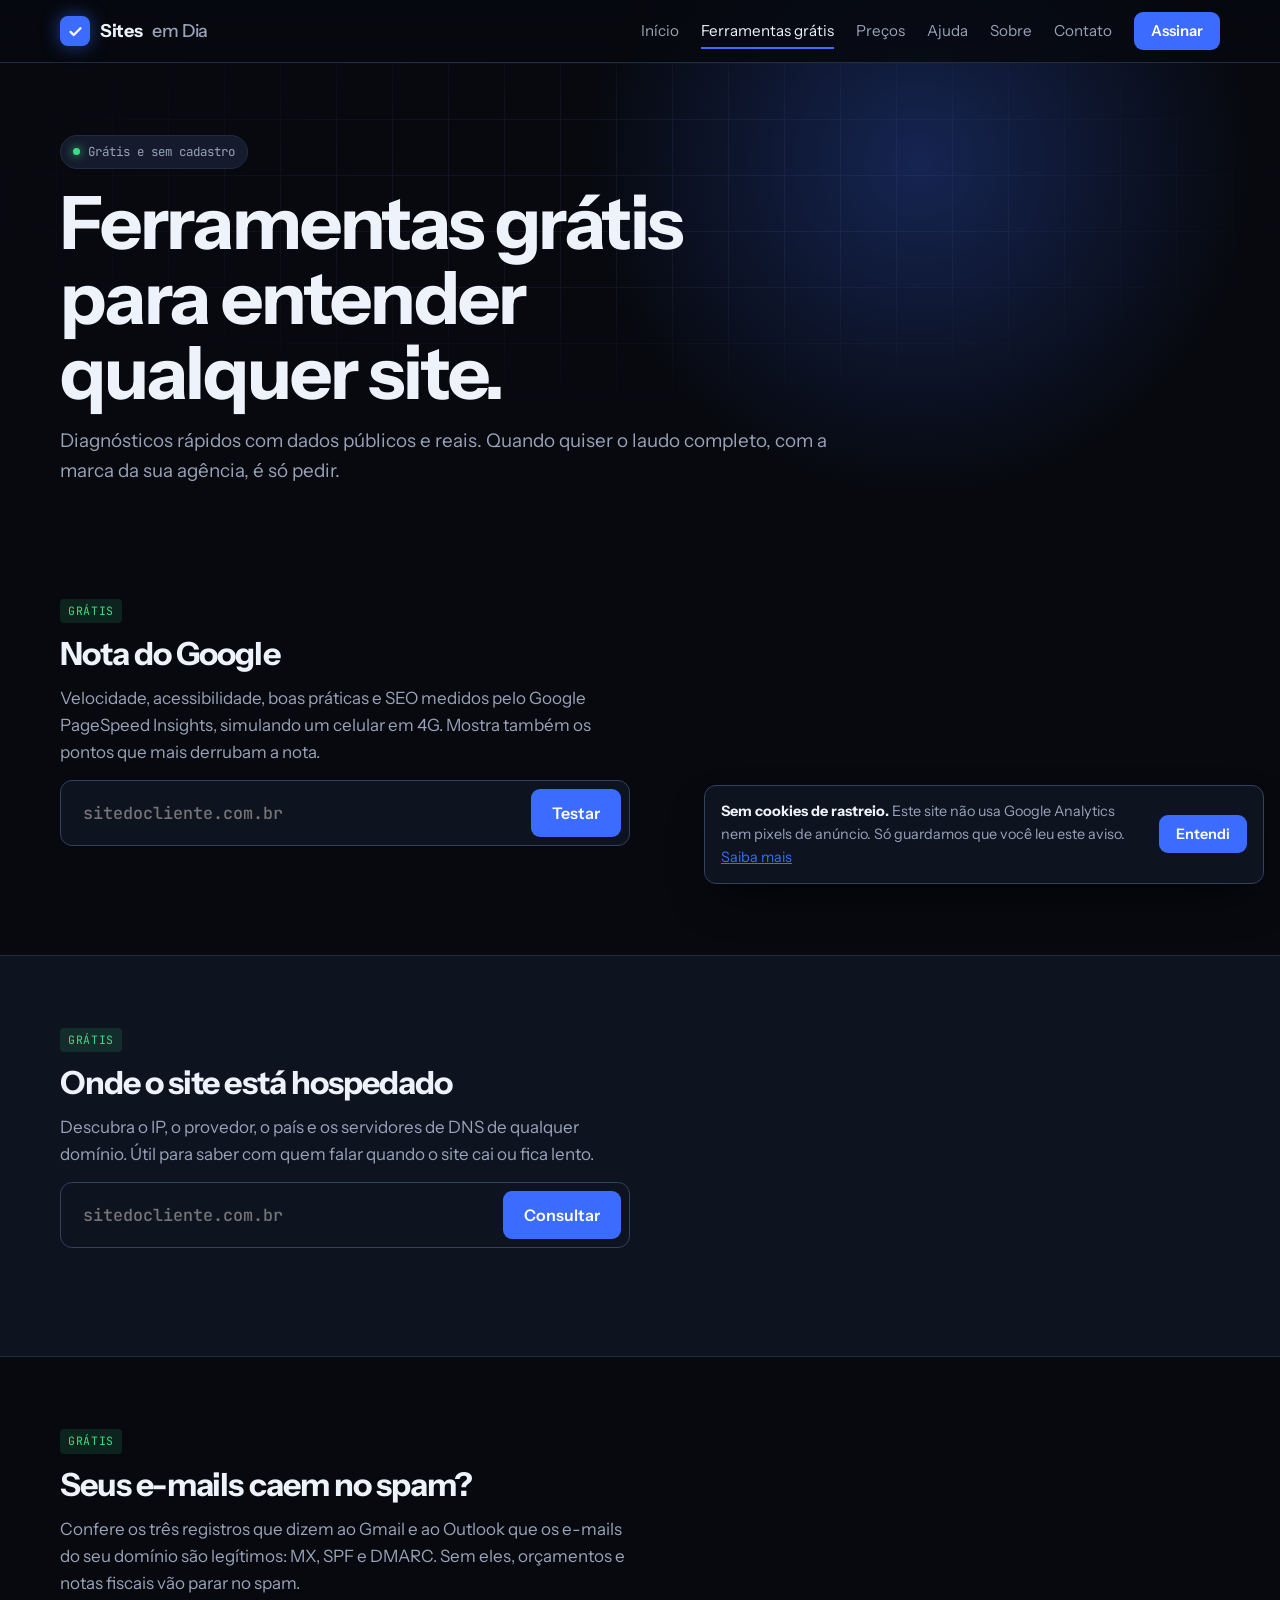
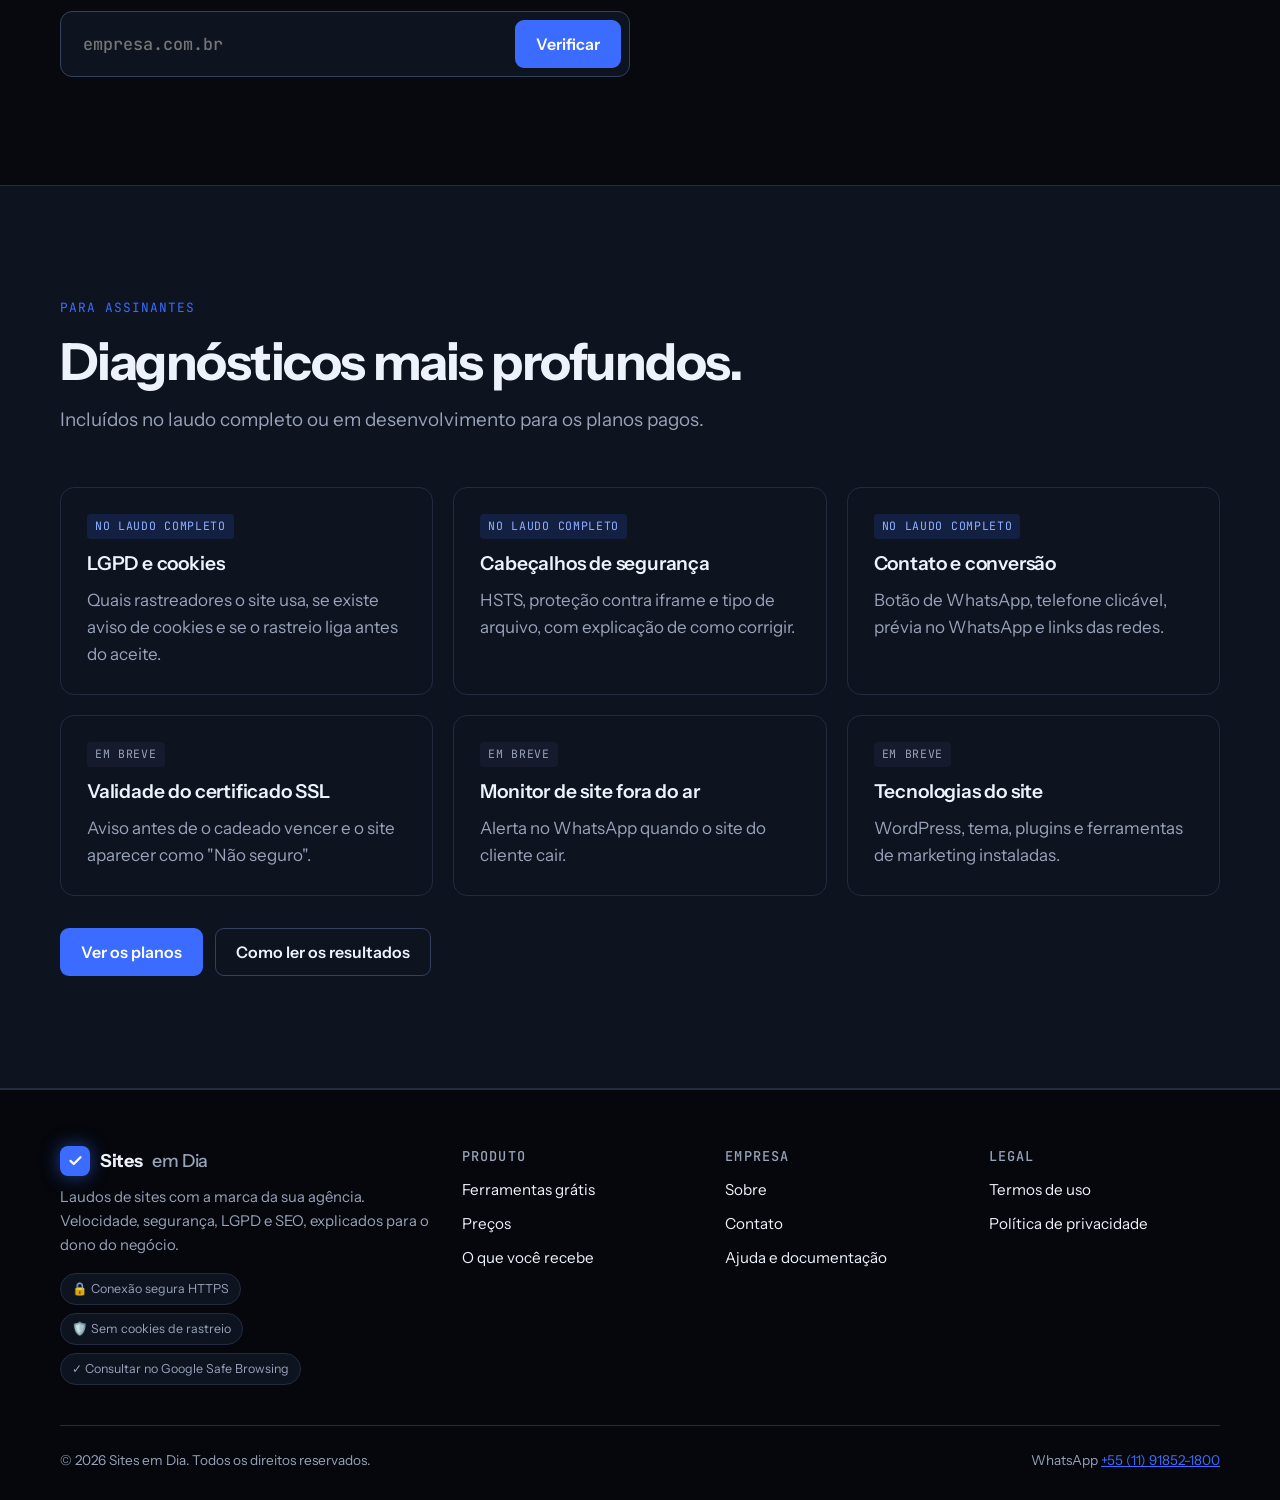
<file: ferramentas.html>
<!doctype html>
<html lang="pt-BR">
<head>
<meta charset="utf-8">
<meta name="viewport" content="width=device-width, initial-scale=1, viewport-fit=cover">
<title>Ferramentas grátis para sites · Sites em Dia</title>
<meta name="description" content="Ferramentas grátis: nota do Google de qualquer site, onde o site está hospedado (IP, provedor, DNS) e se os seus e-mails caem no spam (SPF, DMARC).">
<meta property="og:title" content="Ferramentas grátis para sites · Sites em Dia">
<meta property="og:description" content="Ferramentas grátis: nota do Google de qualquer site, onde o site está hospedado (IP, provedor, DNS) e se os seus e-mails caem no spam (SPF, DMARC).">
<meta property="og:type" content="website">
<meta name="theme-color" content="#07090f">
<link rel="icon" href="assets/icone.svg" type="image/svg+xml">
<link rel="preconnect" href="https://fonts.googleapis.com">
<link rel="preconnect" href="https://fonts.gstatic.com" crossorigin>
<link rel="stylesheet" href="https://fonts.googleapis.com/css2?family=Instrument+Sans:wght@400;500;600;700&family=JetBrains+Mono:wght@400;500;700&display=swap">
<link rel="stylesheet" href="assets/estilo.css?v=5a495f8e">
<script src="config.js?v=8d873788" defer></script>
<script src="assets/comum.js?v=36fad224" defer></script>
<script src="assets/ferramentas.js?v=0b517910" defer></script>
</head>
<body>
<a class="pular" href="#conteudo">Pular para o conteúdo</a>
<nav class="topo gutter" aria-label="Principal">
  <div class="miolo">
    <a class="logo" href="index.html"><span class="selo-logo" aria-hidden="true"><svg viewBox="0 0 24 24" fill="none" stroke="#fff" stroke-width="3.2"
stroke-linecap="round" stroke-linejoin="round"><path d="M5 12.5l4.5 4.5L19 7.5"/></svg></span>Sites <span>em Dia</span></a>
    <button class="menu-botao" type="button" aria-expanded="false" aria-controls="menu-links" aria-label="Abrir menu">
      <svg viewBox="0 0 24 24" fill="none" stroke="currentColor" stroke-width="2" stroke-linecap="round"><path d="M4 7h16M4 12h16M4 17h16"/></svg>
    </button>
    <div class="links" id="menu-links"><a href="index.html">Início</a><a href="ferramentas.html" aria-current="page">Ferramentas grátis</a><a href="precos.html">Preços</a><a href="ajuda.html">Ajuda</a><a href="sobre.html">Sobre</a><a href="contato.html">Contato</a><a class="botao" href="precos.html#planos">Assinar</a></div>
  </div>
</nav>
<main id="conteudo">
<header class="gutter grade-fundo">
  <div class="miolo" style="padding-block:72px 40px">
    <div class="cabeca" style="margin-bottom:0">
      <span class="pilula" style="justify-self:start"><i></i>Grátis e sem cadastro</span>
      <h1>Ferramentas grátis para entender qualquer site.</h1>
      <p class="lead">Diagnósticos rápidos com dados públicos e reais. Quando quiser o laudo completo, com a marca da sua agência, é só pedir.</p>
    </div>
  </div>
</header>

<section class="gutter compacta" id="nota">
  <div class="miolo grade-2" style="align-items:start">
    <div style="display:grid;gap:14px">
      <span class="etiqueta">Grátis</span>
      <h2 style="font-size:2rem">Nota do Google</h2>
      <p class="suave">Velocidade, acessibilidade, boas práticas e SEO medidos pelo Google PageSpeed Insights, simulando um celular em 4G. Mostra também os pontos que mais derrubam a nota.</p>
      <form class="campo-teste" data-teste="#res-nota"><input aria-label="Endereço do site" placeholder="sitedocliente.com.br" autocomplete="off" spellcheck="false" inputmode="url"><button class="botao" type="submit">Testar</button></form>
      <p class="status" data-status role="status"></p>
    </div>
    <div class="painel borda-gradiente" id="res-nota" aria-live="polite" hidden></div>
  </div>
</section>

<section class="gutter compacta faixa-2" id="hospedagem">
  <div class="miolo grade-2" style="align-items:start">
    <div style="display:grid;gap:14px">
      <span class="etiqueta">Grátis</span>
      <h2 style="font-size:2rem">Onde o site está hospedado</h2>
      <p class="suave">Descubra o IP, o provedor, o país e os servidores de DNS de qualquer domínio. Útil para saber com quem falar quando o site cai ou fica lento.</p>
      <form class="campo-teste" id="f-hospedagem"><input aria-label="Domínio" placeholder="sitedocliente.com.br" autocomplete="off" spellcheck="false" inputmode="url"><button class="botao" type="submit">Consultar</button></form>
      <p class="status" id="s-hospedagem" role="status"></p>
    </div>
    <div class="painel" id="res-hospedagem" aria-live="polite" hidden></div>
  </div>
</section>

<section class="gutter compacta" id="email">
  <div class="miolo grade-2" style="align-items:start">
    <div style="display:grid;gap:14px">
      <span class="etiqueta">Grátis</span>
      <h2 style="font-size:2rem">Seus e-mails caem no spam?</h2>
      <p class="suave">Confere os três registros que dizem ao Gmail e ao Outlook que os e-mails do seu domínio são legítimos: MX, SPF e DMARC. Sem eles, orçamentos e notas fiscais vão parar no spam.</p>
      <form class="campo-teste" id="f-email"><input aria-label="Domínio do e-mail" placeholder="empresa.com.br" autocomplete="off" spellcheck="false" inputmode="url"><button class="botao" type="submit">Verificar</button></form>
      <p class="status" id="s-email" role="status"></p>
    </div>
    <div class="painel" id="res-email" aria-live="polite" hidden></div>
  </div>
</section>

<section class="gutter faixa-2">
  <div class="miolo">
    <div class="cabeca"><p class="rotulo">Para assinantes</p><h2>Diagnósticos mais profundos.</h2>
      <p class="lead">Incluídos no laudo completo ou em desenvolvimento para os planos pagos.</p></div>
    <div class="grade-3">
      <div class="painel cartao"><span class="etiqueta pro">No laudo completo</span><h3>LGPD e cookies</h3><p class="suave">Quais rastreadores o site usa, se existe aviso de cookies e se o rastreio liga antes do aceite.</p></div>
      <div class="painel cartao"><span class="etiqueta pro">No laudo completo</span><h3>Cabeçalhos de segurança</h3><p class="suave">HSTS, proteção contra iframe e tipo de arquivo, com explicação de como corrigir.</p></div>
      <div class="painel cartao"><span class="etiqueta pro">No laudo completo</span><h3>Contato e conversão</h3><p class="suave">Botão de WhatsApp, telefone clicável, prévia no WhatsApp e links das redes.</p></div>
      <div class="painel cartao"><span class="etiqueta breve">Em breve</span><h3>Validade do certificado SSL</h3><p class="suave">Aviso antes de o cadeado vencer e o site aparecer como "Não seguro".</p></div>
      <div class="painel cartao"><span class="etiqueta breve">Em breve</span><h3>Monitor de site fora do ar</h3><p class="suave">Alerta no WhatsApp quando o site do cliente cair.</p></div>
      <div class="painel cartao"><span class="etiqueta breve">Em breve</span><h3>Tecnologias do site</h3><p class="suave">WordPress, tema, plugins e ferramentas de marketing instaladas.</p></div>
    </div>
    <div style="margin-top:32px;display:flex;flex-wrap:wrap;gap:12px"><a class="botao" href="precos.html">Ver os planos</a><a class="botao contorno" href="ajuda.html">Como ler os resultados</a></div>
  </div>
</section>

</main>
<footer class="rodape gutter">
  <div class="miolo">
    <div class="rodape-grade">
      <div class="rodape-marca">
        <a class="logo" href="index.html"><span class="selo-logo" aria-hidden="true"><svg viewBox="0 0 24 24" fill="none" stroke="#fff" stroke-width="3.2"
stroke-linecap="round" stroke-linejoin="round"><path d="M5 12.5l4.5 4.5L19 7.5"/></svg></span>Sites <span>em Dia</span></a>
        <p>Laudos de sites com a marca da sua agência. Velocidade, segurança, LGPD e SEO, explicados para o dono do negócio.</p>
        <div class="selos" aria-label="Selos de confiança">
          <span class="selo-confianca" title="Este site usa conexão criptografada">🔒 Conexão segura HTTPS</span>
          <span class="selo-confianca" title="Não usamos Google Analytics, pixels de anúncio nem cookies de rastreio">🛡️ Sem cookies de rastreio</span>
          <a class="selo-confianca" id="selo-safe" target="_blank" rel="noopener" href="https://transparencyreport.google.com/safe-browsing/search">✓ Consultar no Google Safe Browsing</a>
        </div>
      </div>
      <div><h4>Produto</h4><a href="ferramentas.html">Ferramentas grátis</a><a href="precos.html">Preços</a><a href="index.html#entregas">O que você recebe</a></div>
      <div><h4>Empresa</h4><a href="sobre.html">Sobre</a><a href="contato.html">Contato</a><a href="ajuda.html">Ajuda e documentação</a></div>
      <div><h4>Legal</h4><a href="termos.html">Termos de uso</a><a href="privacidade.html">Política de privacidade</a></div>
    </div>
    <div class="rodape-base">
      <span>© 2026 Sites em Dia. Todos os direitos reservados.</span>
      <span class="contato-rodape" data-contato></span>
    </div>
  </div>
</footer>
</body>
</html>
</file>
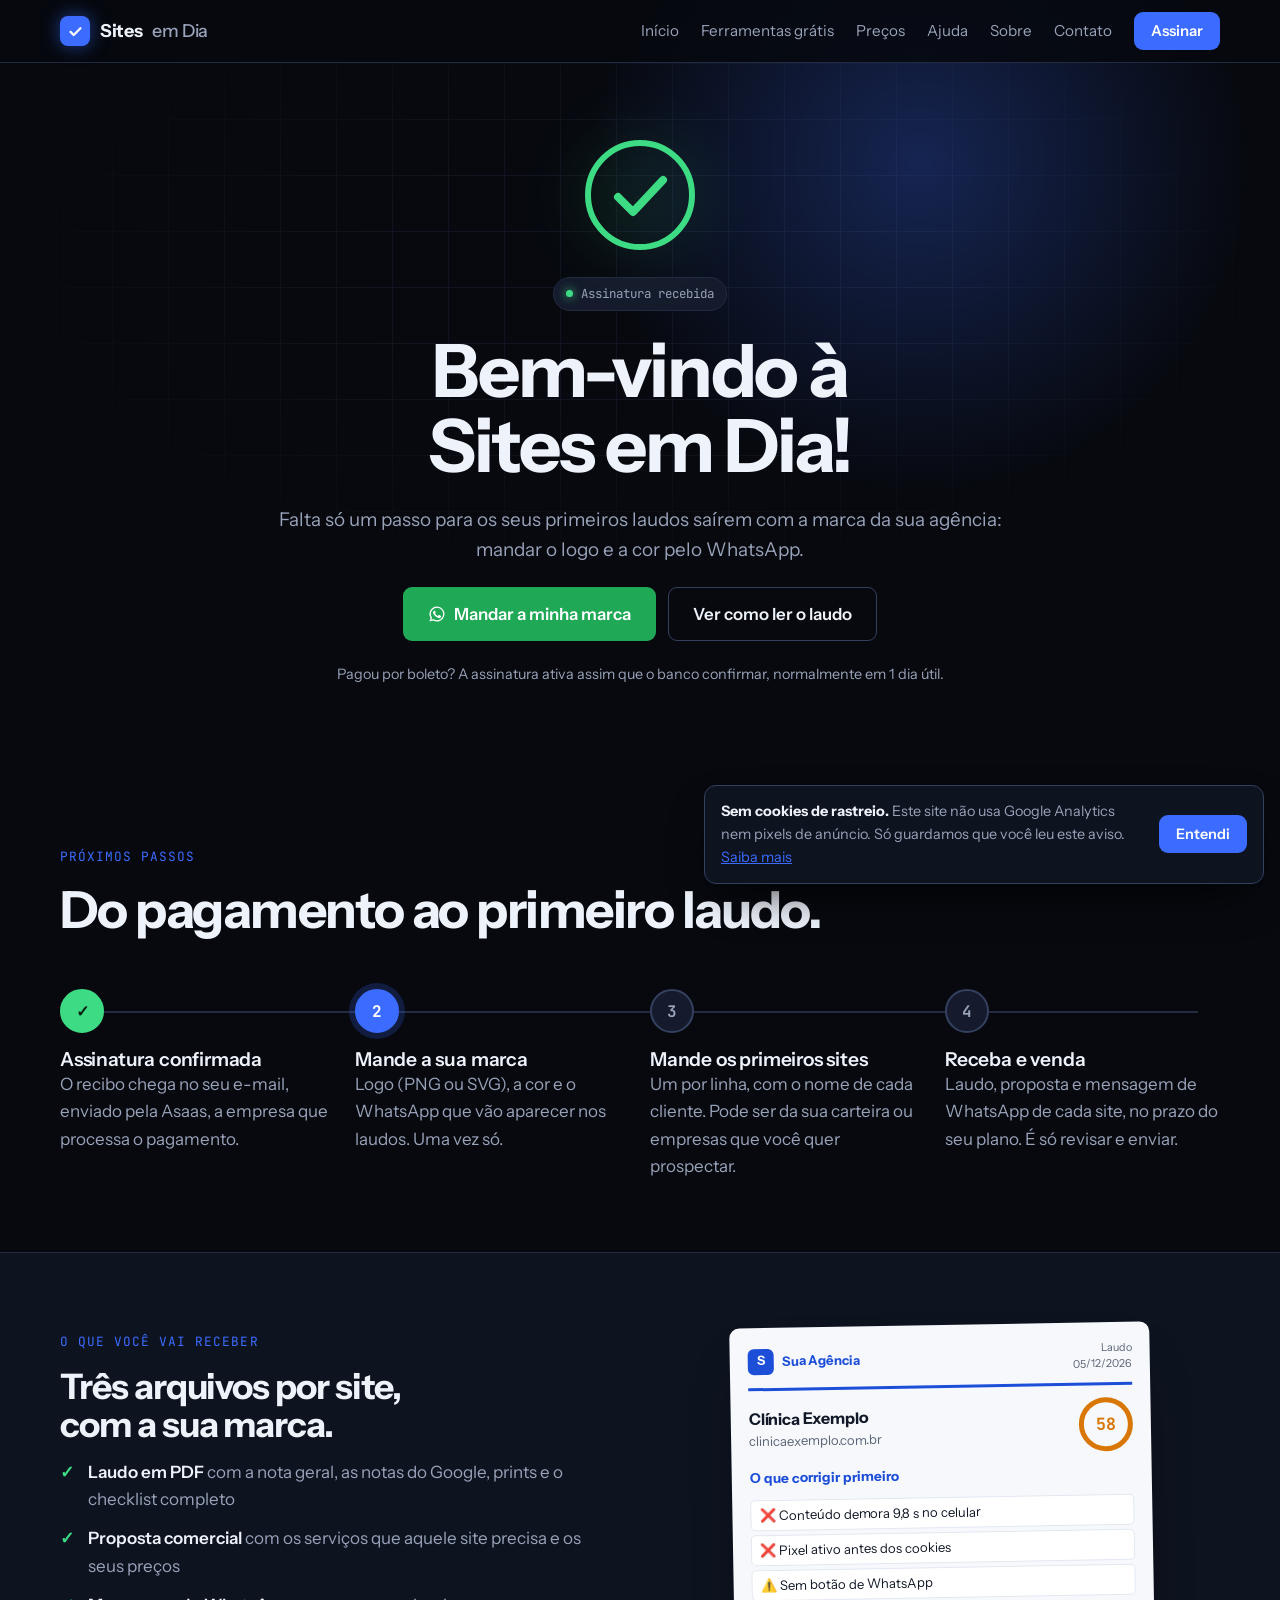
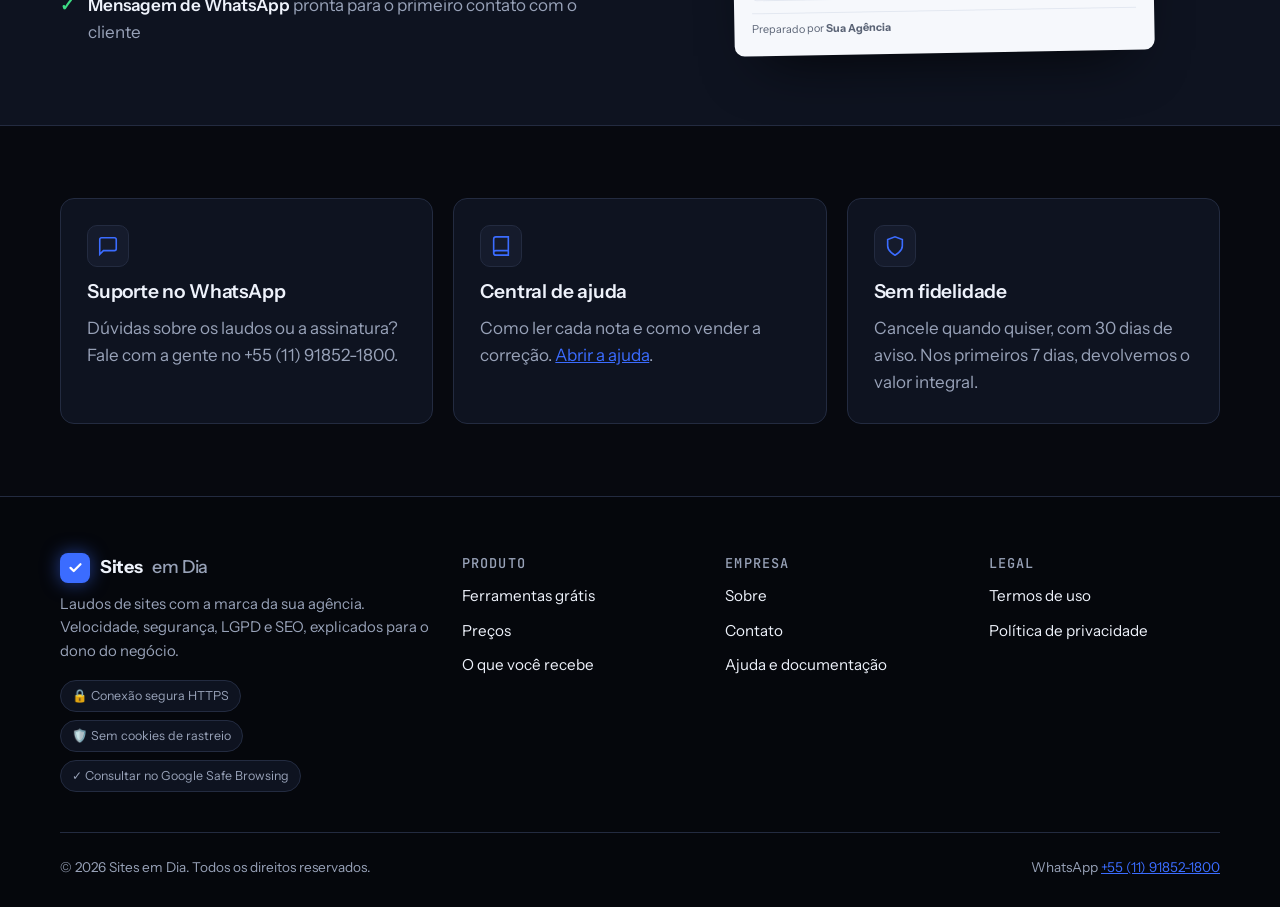
<file: obrigado.html>
<!doctype html>
<html lang="pt-BR">
<head>
<meta charset="utf-8">
<meta name="viewport" content="width=device-width, initial-scale=1, viewport-fit=cover">
<title>Assinatura confirmada · Sites em Dia</title>
<meta name="description" content="Obrigado por assinar a Sites em Dia. Veja os próximos passos para receber os seus primeiros laudos.">
<meta property="og:title" content="Assinatura confirmada · Sites em Dia">
<meta property="og:description" content="Obrigado por assinar a Sites em Dia. Veja os próximos passos para receber os seus primeiros laudos.">
<meta property="og:type" content="website">
<meta name="theme-color" content="#07090f">
<link rel="icon" href="assets/icone.svg" type="image/svg+xml">
<link rel="preconnect" href="https://fonts.googleapis.com">
<link rel="preconnect" href="https://fonts.gstatic.com" crossorigin>
<link rel="stylesheet" href="https://fonts.googleapis.com/css2?family=Instrument+Sans:wght@400;500;600;700&family=JetBrains+Mono:wght@400;500;700&display=swap">
<link rel="stylesheet" href="assets/estilo.css?v=5a495f8e">
<script src="config.js?v=8d873788" defer></script>
<script src="assets/comum.js?v=36fad224" defer></script>
<script src="assets/obrigado.js?v=3b0f9e66" defer></script>
</head>
<body>
<a class="pular" href="#conteudo">Pular para o conteúdo</a>
<nav class="topo gutter" aria-label="Principal">
  <div class="miolo">
    <a class="logo" href="index.html"><span class="selo-logo" aria-hidden="true"><svg viewBox="0 0 24 24" fill="none" stroke="#fff" stroke-width="3.2"
stroke-linecap="round" stroke-linejoin="round"><path d="M5 12.5l4.5 4.5L19 7.5"/></svg></span>Sites <span>em Dia</span></a>
    <button class="menu-botao" type="button" aria-expanded="false" aria-controls="menu-links" aria-label="Abrir menu">
      <svg viewBox="0 0 24 24" fill="none" stroke="currentColor" stroke-width="2" stroke-linecap="round"><path d="M4 7h16M4 12h16M4 17h16"/></svg>
    </button>
    <div class="links" id="menu-links"><a href="index.html">Início</a><a href="ferramentas.html">Ferramentas grátis</a><a href="precos.html">Preços</a><a href="ajuda.html">Ajuda</a><a href="sobre.html">Sobre</a><a href="contato.html">Contato</a><a class="botao" href="precos.html#planos">Assinar</a></div>
  </div>
</nav>
<main id="conteudo">
<header class="gutter grade-fundo obrigado-hero">
  <div class="miolo">
    <div class="sucesso" aria-hidden="true">
      <svg viewBox="0 0 120 120"><circle class="sucesso-anel" cx="60" cy="60" r="52"/><path class="sucesso-check" d="M38 62l15 15 30-32"/></svg>
    </div>
    <span class="pilula"><i></i>Assinatura recebida</span>
    <h1>Bem-vindo à Sites em Dia!</h1>
    <p class="lead">Falta só um passo para os seus primeiros laudos saírem com a marca da sua agência: mandar o logo e a cor pelo WhatsApp.</p>
    <div class="obrigado-acoes">
      <a class="botao zap grande" id="zap-obrigado" href="#" target="_blank" rel="noopener">
        <svg viewBox="0 0 24 24" fill="currentColor" aria-hidden="true"><path d="M12 2a10 10 0 0 0-8.6 15.1L2 22l5-1.3A10 10 0 1 0 12 2zm0 18.2a8.2 8.2 0 0 1-4.2-1.2l-.3-.2-3 .8.8-2.9-.2-.3A8.2 8.2 0 1 1 12 20.2zm4.5-6.1c-.2-.1-1.5-.7-1.7-.8s-.4-.1-.6.1-.7.8-.8 1-.3.2-.5.1a6.7 6.7 0 0 1-3.3-2.9c-.3-.4.2-.4.6-1.3a.4.4 0 0 0 0-.4l-.8-1.9c-.2-.5-.4-.4-.6-.4h-.5a1 1 0 0 0-.7.3 3 3 0 0 0-.9 2.2 5.2 5.2 0 0 0 1.1 2.7 11.8 11.8 0 0 0 4.5 4c1.7.7 2.3.8 3.1.7a2.7 2.7 0 0 0 1.8-1.2 2.2 2.2 0 0 0 .1-1.2c0-.1-.2-.2-.4-.3z"/></svg>
        Mandar a minha marca</a>
      <a class="botao contorno grande" href="ajuda.html">Ver como ler o laudo</a>
    </div>
    <p class="suave" style="font-size:.9rem">Pagou por boleto? A assinatura ativa assim que o banco confirmar, normalmente em 1 dia útil.</p>
  </div>
</header>

<section class="gutter compacta">
  <div class="miolo">
    <div class="cabeca"><p class="rotulo">Próximos passos</p><h2>Do pagamento ao primeiro laudo.</h2></div>
    <ol class="linha-tempo">
      <li class="feito"><span class="marco">✓</span><div><h3>Assinatura confirmada</h3><p class="suave">O recibo chega no seu e-mail, enviado pela Asaas, a empresa que processa o pagamento.</p></div></li>
      <li class="agora"><span class="marco">2</span><div><h3>Mande a sua marca</h3><p class="suave">Logo (PNG ou SVG), a cor e o WhatsApp que vão aparecer nos laudos. Uma vez só.</p></div></li>
      <li><span class="marco">3</span><div><h3>Mande os primeiros sites</h3><p class="suave">Um por linha, com o nome de cada cliente. Pode ser da sua carteira ou empresas que você quer prospectar.</p></div></li>
      <li><span class="marco">4</span><div><h3>Receba e venda</h3><p class="suave">Laudo, proposta e mensagem de WhatsApp de cada site, no prazo do seu plano. É só revisar e enviar.</p></div></li>
    </ol>
  </div>
</section>

<section class="gutter faixa-2 compacta">
  <div class="miolo grade-2" style="gap:48px;align-items:center">
    <div style="display:grid;gap:16px">
      <p class="rotulo">O que você vai receber</p>
      <h2 style="font-size:2.2rem">Três arquivos por site, com a sua marca.</h2>
      <ul class="lista-check">
        <li><b>Laudo em PDF</b> com a nota geral, as notas do Google, prints e o checklist completo</li>
        <li><b>Proposta comercial</b> com os serviços que aquele site precisa e os seus preços</li>
        <li><b>Mensagem de WhatsApp</b> pronta para o primeiro contato com o cliente</li>
      </ul>
    </div>
    <article class="doc doc-flutua" aria-label="Exemplo de laudo">
      <div class="doc-topo"><div class="doc-logo"><i>S</i><span>Sua Agência</span></div><small>Laudo<br><span class="hoje"></span></small></div>
      <div class="mini"><div><h4>Clínica Exemplo</h4><span style="color:var(--papel-suave)">clinicaexemplo.com.br</span></div><div class="mini-dial">58</div></div>
      <span class="t">O que corrigir primeiro</span>
      <ul><li>❌ Conteúdo demora 9,8 s no celular</li><li>❌ Pixel ativo antes dos cookies</li><li>⚠️ Sem botão de WhatsApp</li></ul>
      <span class="rodape-doc">Preparado por <b>Sua Agência</b></span>
    </article>
  </div>
</section>

<section class="gutter compacta">
  <div class="miolo grade-3">
    <div class="painel cartao"><span class="icone"><svg viewBox="0 0 24 24" fill="none" stroke="currentColor" stroke-width="1.75" stroke-linecap="round"><path d="M21 15a2 2 0 0 1-2 2H7l-4 4V5a2 2 0 0 1 2-2h14a2 2 0 0 1 2 2z"/></svg></span>
      <h3>Suporte no WhatsApp</h3><p class="suave">Dúvidas sobre os laudos ou a assinatura? Fale com a gente no <span data-telefone></span>.</p></div>
    <div class="painel cartao"><span class="icone"><svg viewBox="0 0 24 24" fill="none" stroke="currentColor" stroke-width="1.75" stroke-linecap="round"><path d="M4 19.5A2.5 2.5 0 0 1 6.5 17H20M6.5 2H20v20H6.5A2.5 2.5 0 0 1 4 19.5v-15A2.5 2.5 0 0 1 6.5 2z"/></svg></span>
      <h3>Central de ajuda</h3><p class="suave">Como ler cada nota e como vender a correção. <a href="ajuda.html">Abrir a ajuda</a>.</p></div>
    <div class="painel cartao"><span class="icone"><svg viewBox="0 0 24 24" fill="none" stroke="currentColor" stroke-width="1.75" stroke-linecap="round"><path d="M12 22s8-4 8-10V5l-8-3-8 3v7c0 6 8 10 8 10z"/></svg></span>
      <h3>Sem fidelidade</h3><p class="suave">Cancele quando quiser, com 30 dias de aviso. Nos primeiros 7 dias, devolvemos o valor integral.</p></div>
  </div>
</section>

</main>
<footer class="rodape gutter">
  <div class="miolo">
    <div class="rodape-grade">
      <div class="rodape-marca">
        <a class="logo" href="index.html"><span class="selo-logo" aria-hidden="true"><svg viewBox="0 0 24 24" fill="none" stroke="#fff" stroke-width="3.2"
stroke-linecap="round" stroke-linejoin="round"><path d="M5 12.5l4.5 4.5L19 7.5"/></svg></span>Sites <span>em Dia</span></a>
        <p>Laudos de sites com a marca da sua agência. Velocidade, segurança, LGPD e SEO, explicados para o dono do negócio.</p>
        <div class="selos" aria-label="Selos de confiança">
          <span class="selo-confianca" title="Este site usa conexão criptografada">🔒 Conexão segura HTTPS</span>
          <span class="selo-confianca" title="Não usamos Google Analytics, pixels de anúncio nem cookies de rastreio">🛡️ Sem cookies de rastreio</span>
          <a class="selo-confianca" id="selo-safe" target="_blank" rel="noopener" href="https://transparencyreport.google.com/safe-browsing/search">✓ Consultar no Google Safe Browsing</a>
        </div>
      </div>
      <div><h4>Produto</h4><a href="ferramentas.html">Ferramentas grátis</a><a href="precos.html">Preços</a><a href="index.html#entregas">O que você recebe</a></div>
      <div><h4>Empresa</h4><a href="sobre.html">Sobre</a><a href="contato.html">Contato</a><a href="ajuda.html">Ajuda e documentação</a></div>
      <div><h4>Legal</h4><a href="termos.html">Termos de uso</a><a href="privacidade.html">Política de privacidade</a></div>
    </div>
    <div class="rodape-base">
      <span>© 2026 Sites em Dia. Todos os direitos reservados.</span>
      <span class="contato-rodape" data-contato></span>
    </div>
  </div>
</footer>
</body>
</html>
</file>
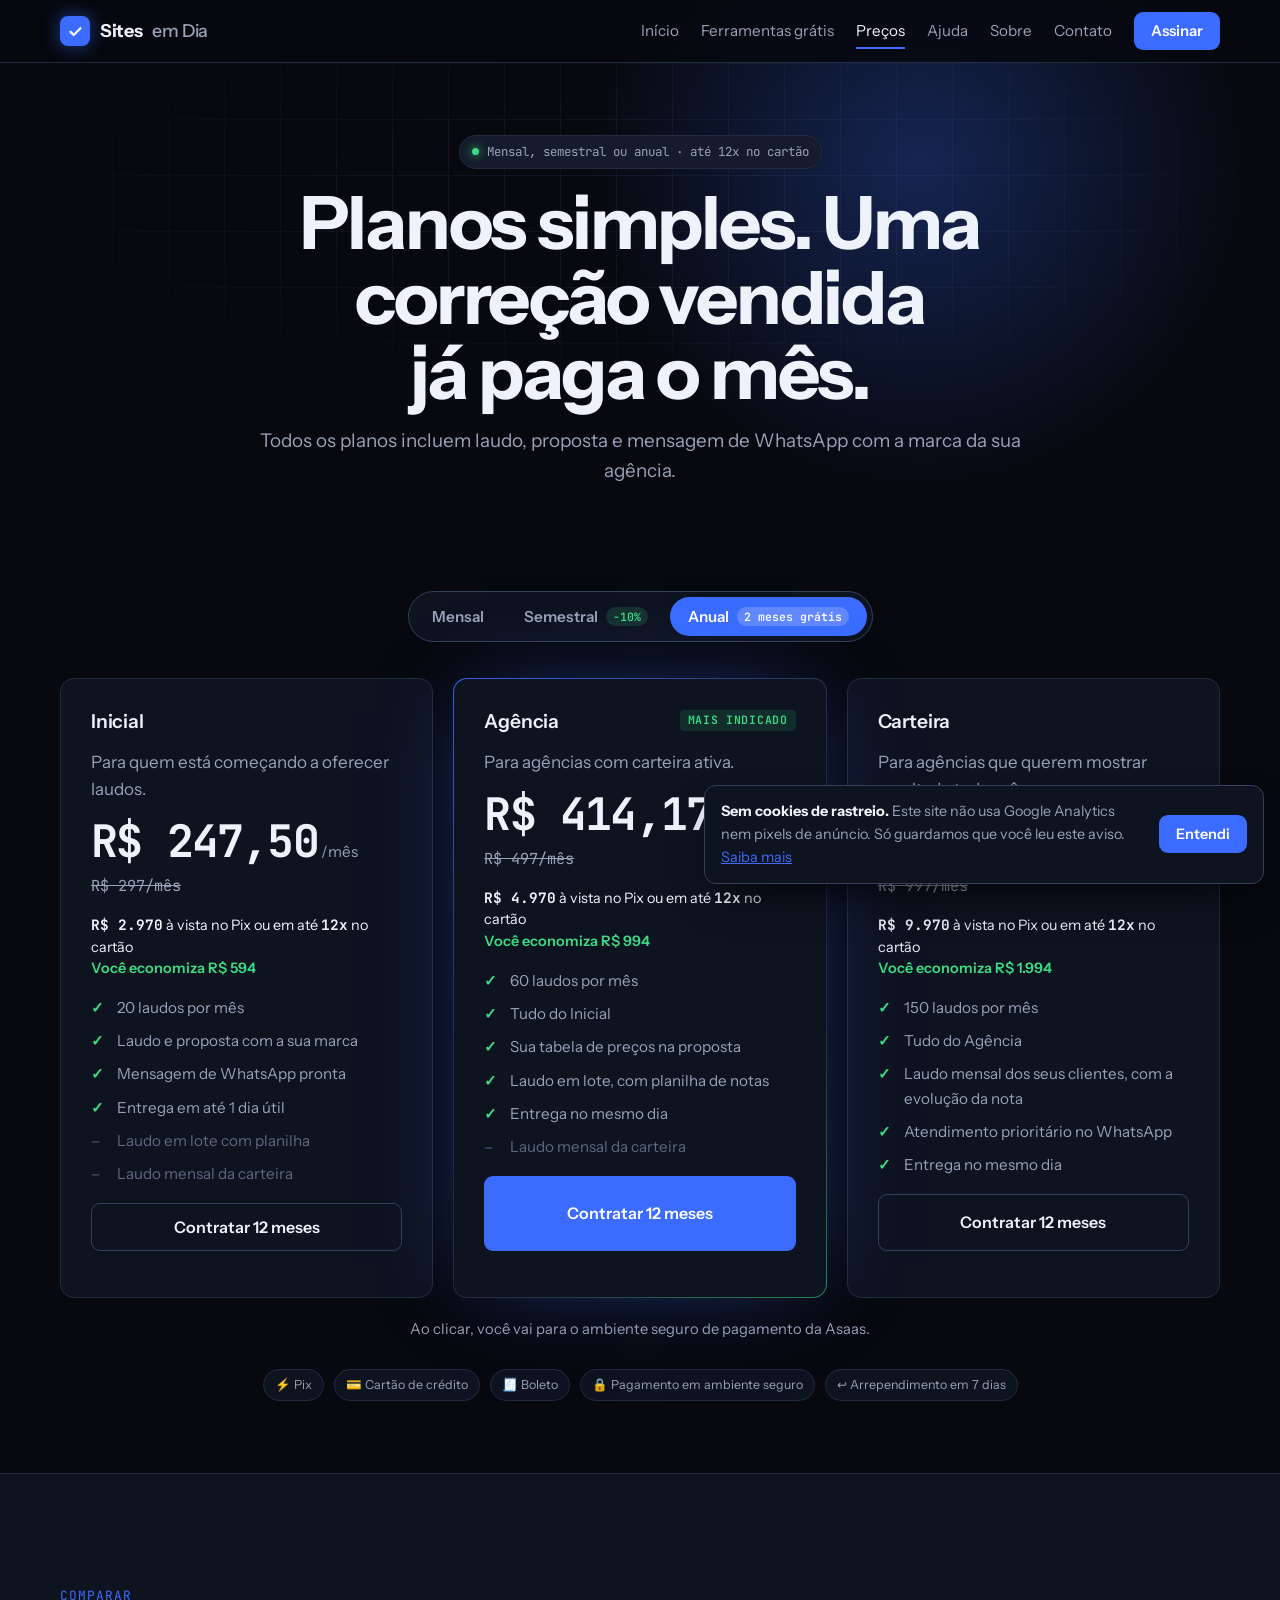
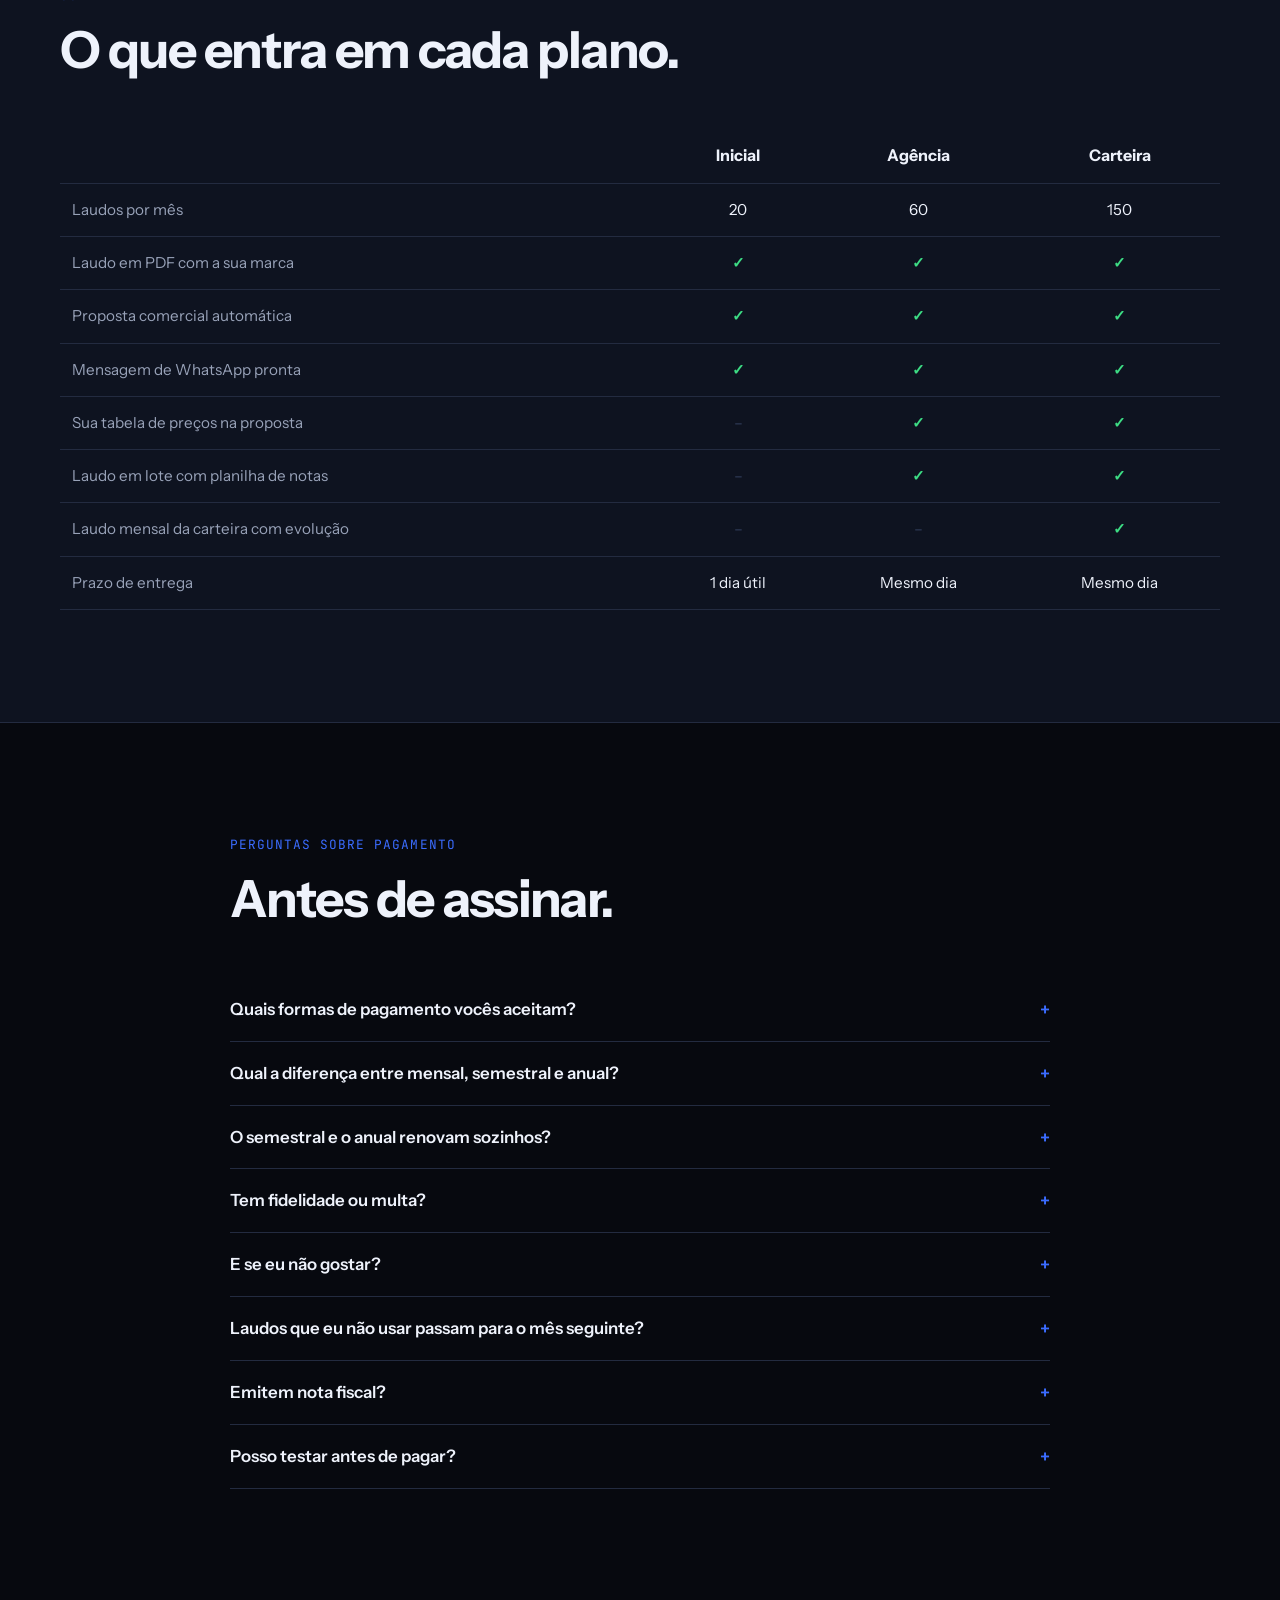
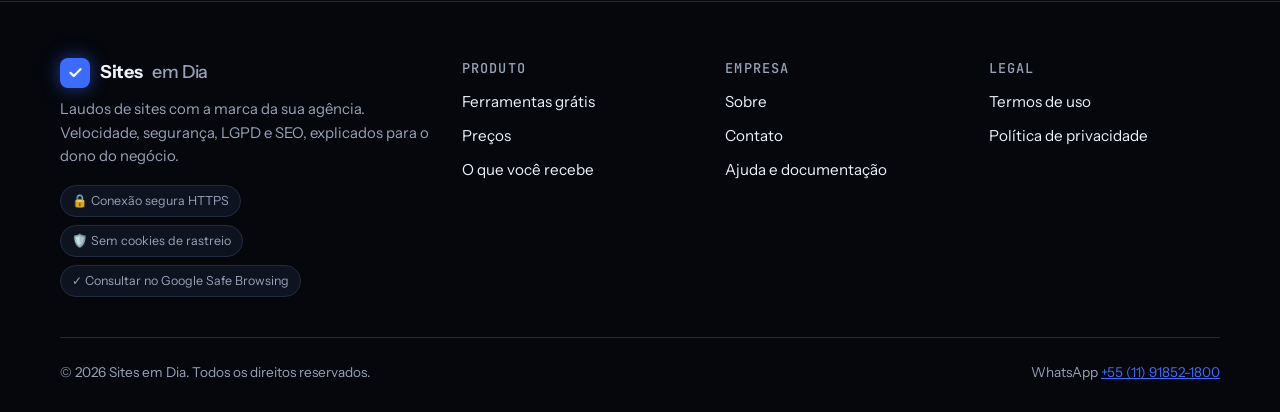
<file: precos.html>
<!doctype html>
<html lang="pt-BR">
<head>
<meta charset="utf-8">
<meta name="viewport" content="width=device-width, initial-scale=1, viewport-fit=cover">
<title>Preços · Sites em Dia</title>
<meta name="description" content="Planos de laudos de sites com a marca da sua agência: mensal, semestral com 10% de desconto ou anual com 2 meses grátis. Pix, boleto ou cartão em até 12x.">
<meta property="og:title" content="Preços · Sites em Dia">
<meta property="og:description" content="Planos de laudos de sites com a marca da sua agência: mensal, semestral com 10% de desconto ou anual com 2 meses grátis. Pix, boleto ou cartão em até 12x.">
<meta property="og:type" content="website">
<meta name="theme-color" content="#07090f">
<link rel="icon" href="assets/icone.svg" type="image/svg+xml">
<link rel="preconnect" href="https://fonts.googleapis.com">
<link rel="preconnect" href="https://fonts.gstatic.com" crossorigin>
<link rel="stylesheet" href="https://fonts.googleapis.com/css2?family=Instrument+Sans:wght@400;500;600;700&family=JetBrains+Mono:wght@400;500;700&display=swap">
<link rel="stylesheet" href="assets/estilo.css?v=5a495f8e">
<script src="config.js?v=8d873788" defer></script>
<script src="assets/comum.js?v=36fad224" defer></script>
<script src="assets/precos.js?v=10bcf2d2" defer></script>
</head>
<body>
<a class="pular" href="#conteudo">Pular para o conteúdo</a>
<nav class="topo gutter" aria-label="Principal">
  <div class="miolo">
    <a class="logo" href="index.html"><span class="selo-logo" aria-hidden="true"><svg viewBox="0 0 24 24" fill="none" stroke="#fff" stroke-width="3.2"
stroke-linecap="round" stroke-linejoin="round"><path d="M5 12.5l4.5 4.5L19 7.5"/></svg></span>Sites <span>em Dia</span></a>
    <button class="menu-botao" type="button" aria-expanded="false" aria-controls="menu-links" aria-label="Abrir menu">
      <svg viewBox="0 0 24 24" fill="none" stroke="currentColor" stroke-width="2" stroke-linecap="round"><path d="M4 7h16M4 12h16M4 17h16"/></svg>
    </button>
    <div class="links" id="menu-links"><a href="index.html">Início</a><a href="ferramentas.html">Ferramentas grátis</a><a href="precos.html" aria-current="page">Preços</a><a href="ajuda.html">Ajuda</a><a href="sobre.html">Sobre</a><a href="contato.html">Contato</a><a class="botao" href="precos.html#planos">Assinar</a></div>
  </div>
</nav>
<main id="conteudo">
<header class="gutter grade-fundo">
  <div class="miolo" style="padding-block:72px 32px">
    <div class="cabeca centro" style="margin-bottom:0">
      <span class="pilula"><i></i>Mensal, semestral ou anual · até 12x no cartão</span>
      <h1>Planos simples. Uma correção vendida já paga o mês.</h1>
      <p class="lead">Todos os planos incluem laudo, proposta e mensagem de WhatsApp com a marca da sua agência.</p>
    </div>
  </div>
</header>

<section class="gutter compacta" id="planos">
  <div class="miolo">
    <div class="periodos" role="radiogroup" aria-label="Período de pagamento">
      <button type="button" role="radio" data-periodo="mensal" aria-checked="false">Mensal</button>
      <button type="button" role="radio" data-periodo="semestral" aria-checked="false">Semestral <span class="desconto">−10%</span></button>
      <button type="button" role="radio" data-periodo="anual" aria-checked="true">Anual <span class="desconto">2 meses grátis</span></button>
    </div>
    <div class="planos">
      <div class="painel plano" data-card="inicial">
        <h3>Inicial</h3>
        <p class="suave">Para quem está começando a oferecer laudos.</p>
        <div class="preco-bloco"><div class="preco" data-preco></div><span class="riscado" data-riscado></span></div>
        <span class="condicao" data-condicao></span>
        <ul><li>20 laudos por mês</li><li>Laudo e proposta com a sua marca</li><li>Mensagem de WhatsApp pronta</li><li>Entrega em até 1 dia útil</li><li class="nao">Laudo em lote com planilha</li><li class="nao">Laudo mensal da carteira</li></ul>
        <a class="botao contorno" data-plano="inicial" href="#"></a>
      </div>
      <div class="painel plano borda-gradiente destaque" data-card="agencia">
        <h3 style="display:flex;justify-content:space-between;align-items:center;gap:8px">Agência <span class="etiqueta">Mais indicado</span></h3>
        <p class="suave">Para agências com carteira ativa.</p>
        <div class="preco-bloco"><div class="preco" data-preco></div><span class="riscado" data-riscado></span></div>
        <span class="condicao" data-condicao></span>
        <ul><li>60 laudos por mês</li><li>Tudo do Inicial</li><li>Sua tabela de preços na proposta</li><li>Laudo em lote, com planilha de notas</li><li>Entrega no mesmo dia</li><li class="nao">Laudo mensal da carteira</li></ul>
        <a class="botao" data-plano="agencia" href="#"></a>
      </div>
      <div class="painel plano" data-card="carteira">
        <h3>Carteira</h3>
        <p class="suave">Para agências que querem mostrar resultado todo mês.</p>
        <div class="preco-bloco"><div class="preco" data-preco></div><span class="riscado" data-riscado></span></div>
        <span class="condicao" data-condicao></span>
        <ul><li>150 laudos por mês</li><li>Tudo do Agência</li><li>Laudo mensal dos seus clientes, com a evolução da nota</li><li>Atendimento prioritário no WhatsApp</li><li>Entrega no mesmo dia</li></ul>
        <a class="botao contorno" data-plano="carteira" href="#"></a>
      </div>
    </div>
    <p class="suave" id="aviso-pagamento" style="text-align:center;margin-top:20px;font-size:.92rem"></p>
    <div class="formas-pagamento" aria-label="Formas de pagamento">
      <span class="selo-confianca">⚡ Pix</span><span class="selo-confianca">💳 Cartão de crédito</span><span class="selo-confianca">🧾 Boleto</span>
      <span class="selo-confianca">🔒 Pagamento em ambiente seguro</span><span class="selo-confianca">↩︎ Arrependimento em 7 dias</span>
    </div>
  </div>
</section>

<section class="gutter faixa-2">
  <div class="miolo">
    <div class="cabeca"><p class="rotulo">Comparar</p><h2>O que entra em cada plano.</h2></div>
    <div class="rolagem">
      <table class="comparar">
        <thead><tr><th></th><th>Inicial</th><th>Agência</th><th>Carteira</th></tr></thead>
        <tbody>
          <tr><td>Laudos por mês</td><td>20</td><td>60</td><td>150</td></tr>
          <tr><td>Laudo em PDF com a sua marca</td><td class="sim">✓</td><td class="sim">✓</td><td class="sim">✓</td></tr>
          <tr><td>Proposta comercial automática</td><td class="sim">✓</td><td class="sim">✓</td><td class="sim">✓</td></tr>
          <tr><td>Mensagem de WhatsApp pronta</td><td class="sim">✓</td><td class="sim">✓</td><td class="sim">✓</td></tr>
          <tr><td>Sua tabela de preços na proposta</td><td class="nao">–</td><td class="sim">✓</td><td class="sim">✓</td></tr>
          <tr><td>Laudo em lote com planilha de notas</td><td class="nao">–</td><td class="sim">✓</td><td class="sim">✓</td></tr>
          <tr><td>Laudo mensal da carteira com evolução</td><td class="nao">–</td><td class="nao">–</td><td class="sim">✓</td></tr>
          <tr><td>Prazo de entrega</td><td>1 dia útil</td><td>Mesmo dia</td><td>Mesmo dia</td></tr>
        </tbody>
      </table>
    </div>
  </div>
</section>

<section class="gutter">
  <div class="miolo" style="max-width:820px">
    <div class="cabeca"><p class="rotulo">Perguntas sobre pagamento</p><h2>Antes de assinar.</h2></div>
    <details><summary>Quais formas de pagamento vocês aceitam?</summary><p>Pix, boleto ou cartão de crédito. No cartão, a assinatura renova sozinha todo mês. No Pix e no boleto, você recebe a cobrança de cada mês por e-mail, com o QR Code do Pix. Cartão de débito não é aceito em assinaturas; nesse caso, use o Pix.</p></details>
    <details><summary>Qual a diferença entre mensal, semestral e anual?</summary><p>No mensal, a assinatura renova sozinha todo mês e você cancela quando quiser. No semestral e no anual, você paga o período de uma vez (à vista no Pix ou boleto, ou parcelado no cartão: até 6x no semestral e até 12x no anual) e economiza 10% no semestral ou o equivalente a 2 meses no anual. Os laudos continuam com limite mensal.</p></details>
    <details><summary>O semestral e o anual renovam sozinhos?</summary><p>Não. Avisamos 30 dias antes do fim do período, e você escolhe se quer renovar e por quanto tempo.</p></details>
    <details><summary>Tem fidelidade ou multa?</summary><p>Não há multa. No mensal, você cancela quando quiser, com 30 dias de aviso. No semestral e no anual, o período já está pago e não renova sozinho.</p></details>
    <details><summary>E se eu não gostar?</summary><p>Você tem 7 dias depois da primeira cobrança para desistir e receber o valor de volta, sem precisar explicar o motivo.</p></details>
    <details><summary>Laudos que eu não usar passam para o mês seguinte?</summary><p>Não. O limite de laudos é por mês. Se você precisar de mais, é só mudar de plano.</p></details>
    <details><summary>Emitem nota fiscal?</summary><p>Fale com a gente pelo WhatsApp antes de assinar, se você precisar de nota fiscal.</p></details>
    <details><summary>Posso testar antes de pagar?</summary><p>Sim. Mande 3 sites da sua carteira pelo WhatsApp e devolvemos os laudos com a sua marca, sem custo.</p></details>
  </div>
</section>

</main>
<footer class="rodape gutter">
  <div class="miolo">
    <div class="rodape-grade">
      <div class="rodape-marca">
        <a class="logo" href="index.html"><span class="selo-logo" aria-hidden="true"><svg viewBox="0 0 24 24" fill="none" stroke="#fff" stroke-width="3.2"
stroke-linecap="round" stroke-linejoin="round"><path d="M5 12.5l4.5 4.5L19 7.5"/></svg></span>Sites <span>em Dia</span></a>
        <p>Laudos de sites com a marca da sua agência. Velocidade, segurança, LGPD e SEO, explicados para o dono do negócio.</p>
        <div class="selos" aria-label="Selos de confiança">
          <span class="selo-confianca" title="Este site usa conexão criptografada">🔒 Conexão segura HTTPS</span>
          <span class="selo-confianca" title="Não usamos Google Analytics, pixels de anúncio nem cookies de rastreio">🛡️ Sem cookies de rastreio</span>
          <a class="selo-confianca" id="selo-safe" target="_blank" rel="noopener" href="https://transparencyreport.google.com/safe-browsing/search">✓ Consultar no Google Safe Browsing</a>
        </div>
      </div>
      <div><h4>Produto</h4><a href="ferramentas.html">Ferramentas grátis</a><a href="precos.html">Preços</a><a href="index.html#entregas">O que você recebe</a></div>
      <div><h4>Empresa</h4><a href="sobre.html">Sobre</a><a href="contato.html">Contato</a><a href="ajuda.html">Ajuda e documentação</a></div>
      <div><h4>Legal</h4><a href="termos.html">Termos de uso</a><a href="privacidade.html">Política de privacidade</a></div>
    </div>
    <div class="rodape-base">
      <span>© 2026 Sites em Dia. Todos os direitos reservados.</span>
      <span class="contato-rodape" data-contato></span>
    </div>
  </div>
</footer>
</body>
</html>
</file>
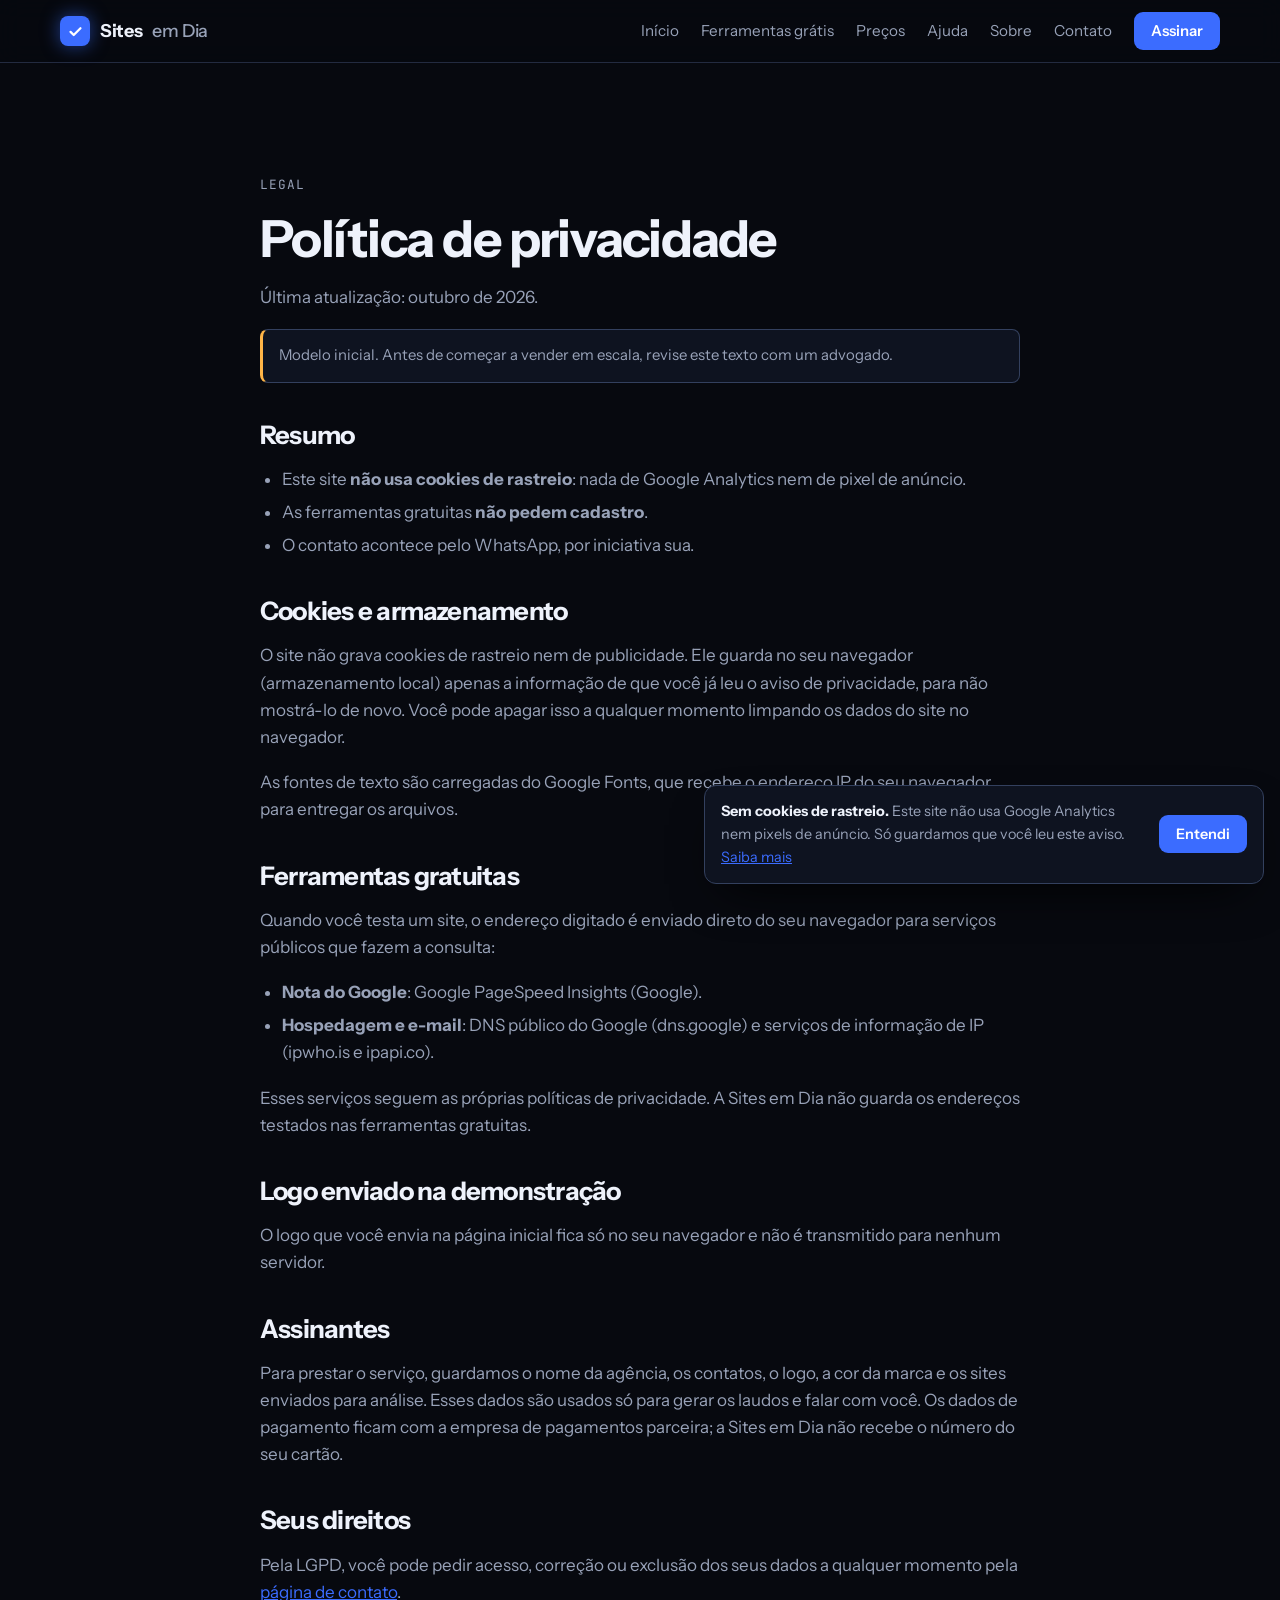
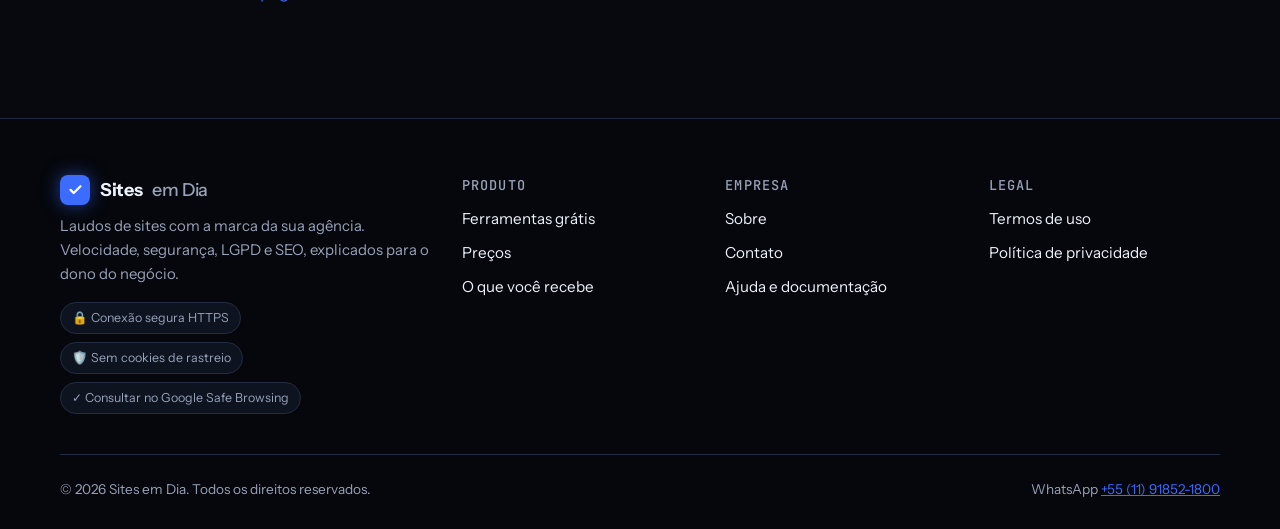
<file: privacidade.html>
<!doctype html>
<html lang="pt-BR">
<head>
<meta charset="utf-8">
<meta name="viewport" content="width=device-width, initial-scale=1, viewport-fit=cover">
<title>Política de privacidade · Sites em Dia</title>
<meta name="description" content="Como a Sites em Dia trata dados pessoais: sem cookies de rastreio, sem cadastro nas ferramentas gratuitas.">
<meta property="og:title" content="Política de privacidade · Sites em Dia">
<meta property="og:description" content="Como a Sites em Dia trata dados pessoais: sem cookies de rastreio, sem cadastro nas ferramentas gratuitas.">
<meta property="og:type" content="website">
<meta name="theme-color" content="#07090f">
<link rel="icon" href="assets/icone.svg" type="image/svg+xml">
<link rel="preconnect" href="https://fonts.googleapis.com">
<link rel="preconnect" href="https://fonts.gstatic.com" crossorigin>
<link rel="stylesheet" href="https://fonts.googleapis.com/css2?family=Instrument+Sans:wght@400;500;600;700&family=JetBrains+Mono:wght@400;500;700&display=swap">
<link rel="stylesheet" href="assets/estilo.css?v=5a495f8e">
<script src="config.js?v=8d873788" defer></script>
<script src="assets/comum.js?v=36fad224" defer></script>

</head>
<body>
<a class="pular" href="#conteudo">Pular para o conteúdo</a>
<nav class="topo gutter" aria-label="Principal">
  <div class="miolo">
    <a class="logo" href="index.html"><span class="selo-logo" aria-hidden="true"><svg viewBox="0 0 24 24" fill="none" stroke="#fff" stroke-width="3.2"
stroke-linecap="round" stroke-linejoin="round"><path d="M5 12.5l4.5 4.5L19 7.5"/></svg></span>Sites <span>em Dia</span></a>
    <button class="menu-botao" type="button" aria-expanded="false" aria-controls="menu-links" aria-label="Abrir menu">
      <svg viewBox="0 0 24 24" fill="none" stroke="currentColor" stroke-width="2" stroke-linecap="round"><path d="M4 7h16M4 12h16M4 17h16"/></svg>
    </button>
    <div class="links" id="menu-links"><a href="index.html">Início</a><a href="ferramentas.html">Ferramentas grátis</a><a href="precos.html">Preços</a><a href="ajuda.html">Ajuda</a><a href="sobre.html">Sobre</a><a href="contato.html">Contato</a><a class="botao" href="precos.html#planos">Assinar</a></div>
  </div>
</nav>
<main id="conteudo">
<section class="gutter">
  <div class="miolo texto-longo">
    <p class="rotulo">Legal</p>
    <h1 style="font-size:clamp(2.2rem,5vw,3.2rem)">Política de privacidade</h1>
    <p>Última atualização: outubro de 2026.</p>
    <div class="aviso">Modelo inicial. Antes de começar a vender em escala, revise este texto com um advogado.</div>

    <h2>Resumo</h2>
    <ul>
      <li>Este site <b>não usa cookies de rastreio</b>: nada de Google Analytics nem de pixel de anúncio.</li>
      <li>As ferramentas gratuitas <b>não pedem cadastro</b>.</li>
      <li>O contato acontece pelo WhatsApp, por iniciativa sua.</li>
    </ul>
    <h2>Cookies e armazenamento</h2>
    <p>O site não grava cookies de rastreio nem de publicidade. Ele guarda no seu navegador (armazenamento local) apenas a informação de que você já leu o aviso de privacidade, para não mostrá-lo de novo. Você pode apagar isso a qualquer momento limpando os dados do site no navegador.</p>
    <p>As fontes de texto são carregadas do Google Fonts, que recebe o endereço IP do seu navegador para entregar os arquivos.</p>
    <h2>Ferramentas gratuitas</h2>
    <p>Quando você testa um site, o endereço digitado é enviado direto do seu navegador para serviços públicos que fazem a consulta:</p>
    <ul>
      <li><b>Nota do Google</b>: Google PageSpeed Insights (Google).</li>
      <li><b>Hospedagem e e-mail</b>: DNS público do Google (dns.google) e serviços de informação de IP (ipwho.is e ipapi.co).</li>
    </ul>
    <p>Esses serviços seguem as próprias políticas de privacidade. A Sites em Dia não guarda os endereços testados nas ferramentas gratuitas.</p>
    <h2>Logo enviado na demonstração</h2>
    <p>O logo que você envia na página inicial fica só no seu navegador e não é transmitido para nenhum servidor.</p>
    <h2>Assinantes</h2>
    <p>Para prestar o serviço, guardamos o nome da agência, os contatos, o logo, a cor da marca e os sites enviados para análise. Esses dados são usados só para gerar os laudos e falar com você. Os dados de pagamento ficam com a empresa de pagamentos parceira; a Sites em Dia não recebe o número do seu cartão.</p>
    <h2>Seus direitos</h2>
    <p>Pela LGPD, você pode pedir acesso, correção ou exclusão dos seus dados a qualquer momento pela <a href="contato.html">página de contato</a>.</p>
  </div>
</section>

</main>
<footer class="rodape gutter">
  <div class="miolo">
    <div class="rodape-grade">
      <div class="rodape-marca">
        <a class="logo" href="index.html"><span class="selo-logo" aria-hidden="true"><svg viewBox="0 0 24 24" fill="none" stroke="#fff" stroke-width="3.2"
stroke-linecap="round" stroke-linejoin="round"><path d="M5 12.5l4.5 4.5L19 7.5"/></svg></span>Sites <span>em Dia</span></a>
        <p>Laudos de sites com a marca da sua agência. Velocidade, segurança, LGPD e SEO, explicados para o dono do negócio.</p>
        <div class="selos" aria-label="Selos de confiança">
          <span class="selo-confianca" title="Este site usa conexão criptografada">🔒 Conexão segura HTTPS</span>
          <span class="selo-confianca" title="Não usamos Google Analytics, pixels de anúncio nem cookies de rastreio">🛡️ Sem cookies de rastreio</span>
          <a class="selo-confianca" id="selo-safe" target="_blank" rel="noopener" href="https://transparencyreport.google.com/safe-browsing/search">✓ Consultar no Google Safe Browsing</a>
        </div>
      </div>
      <div><h4>Produto</h4><a href="ferramentas.html">Ferramentas grátis</a><a href="precos.html">Preços</a><a href="index.html#entregas">O que você recebe</a></div>
      <div><h4>Empresa</h4><a href="sobre.html">Sobre</a><a href="contato.html">Contato</a><a href="ajuda.html">Ajuda e documentação</a></div>
      <div><h4>Legal</h4><a href="termos.html">Termos de uso</a><a href="privacidade.html">Política de privacidade</a></div>
    </div>
    <div class="rodape-base">
      <span>© 2026 Sites em Dia. Todos os direitos reservados.</span>
      <span class="contato-rodape" data-contato></span>
    </div>
  </div>
</footer>
</body>
</html>
</file>
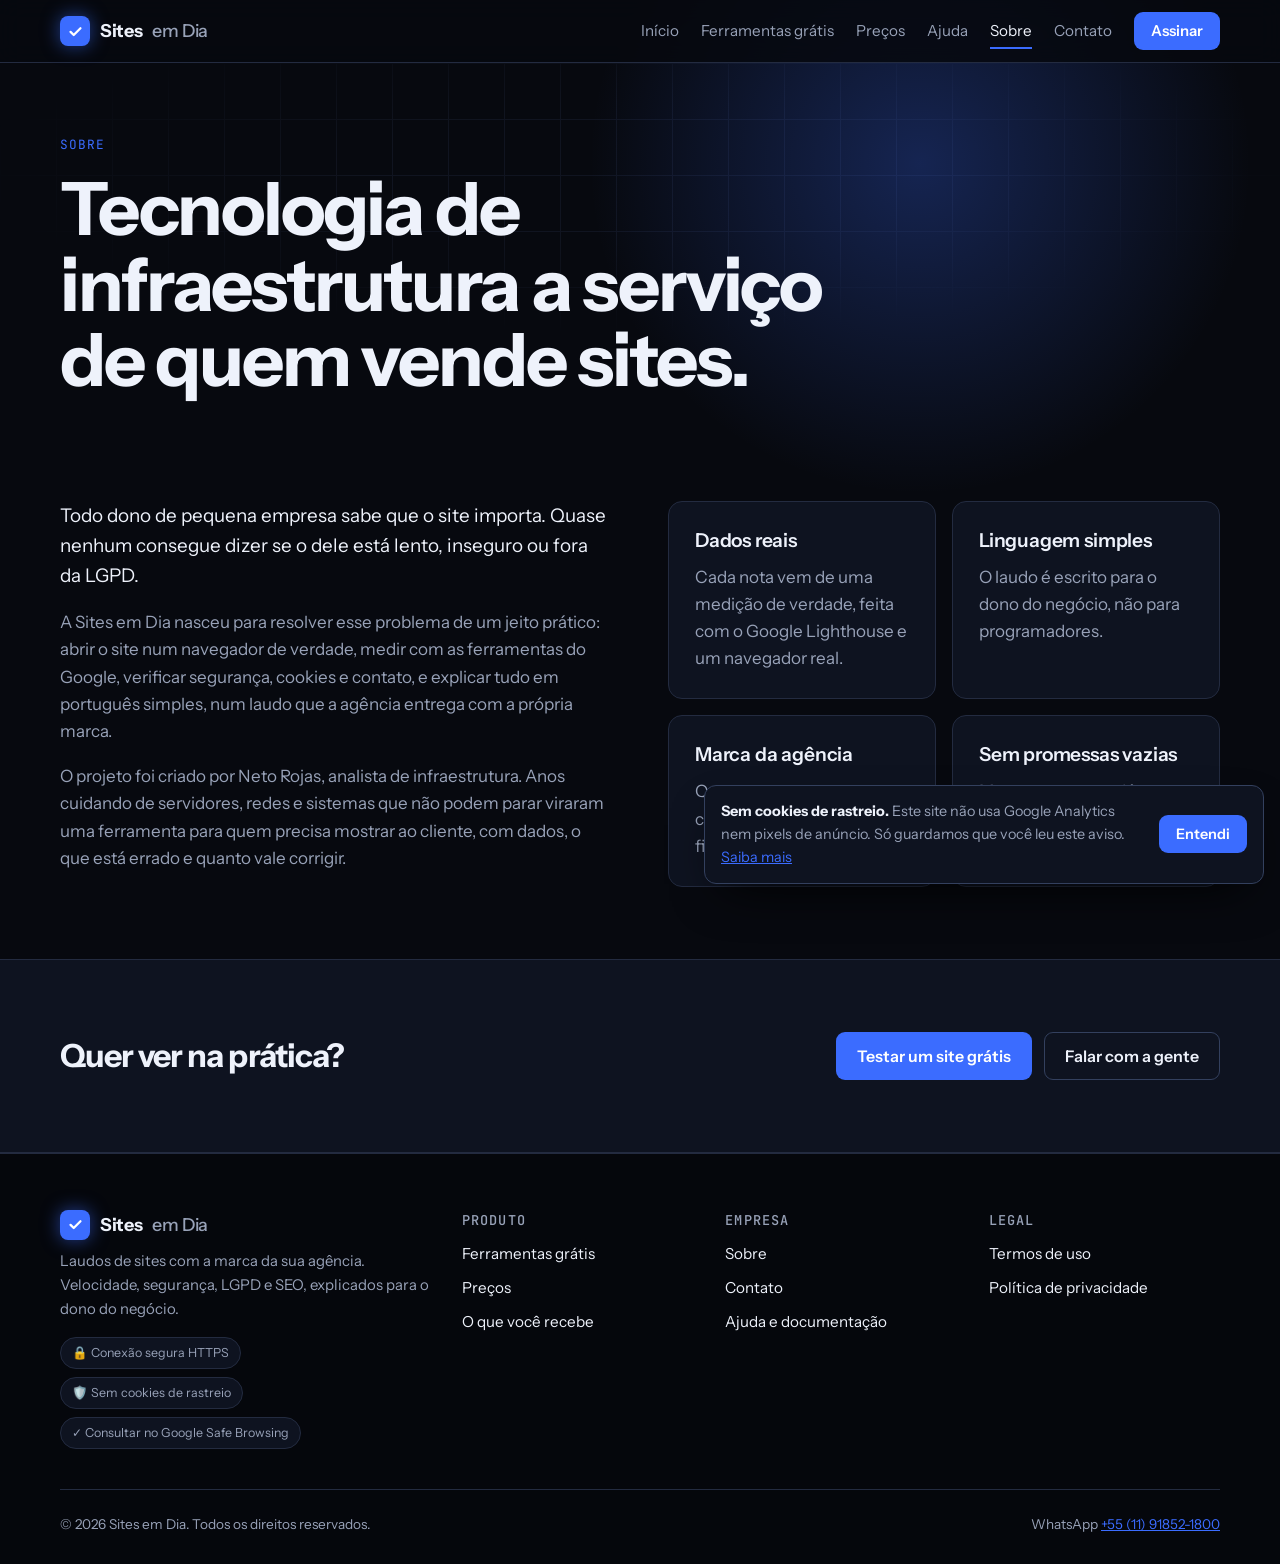
<file: sobre.html>
<!doctype html>
<html lang="pt-BR">
<head>
<meta charset="utf-8">
<meta name="viewport" content="width=device-width, initial-scale=1, viewport-fit=cover">
<title>Sobre · Sites em Dia</title>
<meta name="description" content="A Sites em Dia transforma a análise técnica de sites em laudos que o dono do negócio entende e que a agência consegue vender.">
<meta property="og:title" content="Sobre · Sites em Dia">
<meta property="og:description" content="A Sites em Dia transforma a análise técnica de sites em laudos que o dono do negócio entende e que a agência consegue vender.">
<meta property="og:type" content="website">
<meta name="theme-color" content="#07090f">
<link rel="icon" href="assets/icone.svg" type="image/svg+xml">
<link rel="preconnect" href="https://fonts.googleapis.com">
<link rel="preconnect" href="https://fonts.gstatic.com" crossorigin>
<link rel="stylesheet" href="https://fonts.googleapis.com/css2?family=Instrument+Sans:wght@400;500;600;700&family=JetBrains+Mono:wght@400;500;700&display=swap">
<link rel="stylesheet" href="assets/estilo.css?v=5a495f8e">
<script src="config.js?v=8d873788" defer></script>
<script src="assets/comum.js?v=36fad224" defer></script>

</head>
<body>
<a class="pular" href="#conteudo">Pular para o conteúdo</a>
<nav class="topo gutter" aria-label="Principal">
  <div class="miolo">
    <a class="logo" href="index.html"><span class="selo-logo" aria-hidden="true"><svg viewBox="0 0 24 24" fill="none" stroke="#fff" stroke-width="3.2"
stroke-linecap="round" stroke-linejoin="round"><path d="M5 12.5l4.5 4.5L19 7.5"/></svg></span>Sites <span>em Dia</span></a>
    <button class="menu-botao" type="button" aria-expanded="false" aria-controls="menu-links" aria-label="Abrir menu">
      <svg viewBox="0 0 24 24" fill="none" stroke="currentColor" stroke-width="2" stroke-linecap="round"><path d="M4 7h16M4 12h16M4 17h16"/></svg>
    </button>
    <div class="links" id="menu-links"><a href="index.html">Início</a><a href="ferramentas.html">Ferramentas grátis</a><a href="precos.html">Preços</a><a href="ajuda.html">Ajuda</a><a href="sobre.html" aria-current="page">Sobre</a><a href="contato.html">Contato</a><a class="botao" href="precos.html#planos">Assinar</a></div>
  </div>
</nav>
<main id="conteudo">
<header class="gutter grade-fundo">
  <div class="miolo" style="padding-block:72px 32px">
    <div class="cabeca" style="margin-bottom:0">
      <p class="rotulo">Sobre</p>
      <h1>Tecnologia de infraestrutura a serviço de quem vende sites.</h1>
    </div>
  </div>
</header>
<section class="gutter compacta">
  <div class="miolo grade-2" style="gap:56px;align-items:start">
    <div class="texto-longo">
      <p class="lead" style="color:var(--texto)">Todo dono de pequena empresa sabe que o site importa. Quase nenhum consegue dizer se o dele está lento, inseguro ou fora da LGPD.</p>
      <p>A Sites em Dia nasceu para resolver esse problema de um jeito prático: abrir o site num navegador de verdade, medir com as ferramentas do Google, verificar segurança, cookies e contato, e explicar tudo em português simples, num laudo que a agência entrega com a própria marca.</p>
      <p>O projeto foi criado por Neto Rojas, analista de infraestrutura. Anos cuidando de servidores, redes e sistemas que não podem parar viraram uma ferramenta para quem precisa mostrar ao cliente, com dados, o que está errado e quanto vale corrigir.</p>
    </div>
    <div class="grade-2" style="gap:16px">
      <div class="painel cartao"><h3>Dados reais</h3><p class="suave">Cada nota vem de uma medição de verdade, feita com o Google Lighthouse e um navegador real.</p></div>
      <div class="painel cartao"><h3>Linguagem simples</h3><p class="suave">O laudo é escrito para o dono do negócio, não para programadores.</p></div>
      <div class="painel cartao"><h3>Marca da agência</h3><p class="suave">Quem aparece para o cliente é a agência. Nós ficamos nos bastidores.</p></div>
      <div class="painel cartao"><h3>Sem promessas vazias</h3><p class="suave">Mostramos o que dá para medir e dizemos o que não dá.</p></div>
    </div>
  </div>
</section>
<section class="gutter faixa-2 compacta">
  <div class="miolo" style="display:flex;flex-wrap:wrap;justify-content:space-between;align-items:center;gap:20px">
    <h2 style="font-size:2rem">Quer ver na prática?</h2>
    <div style="display:flex;flex-wrap:wrap;gap:12px"><a class="botao" href="ferramentas.html#nota">Testar um site grátis</a><a class="botao contorno" href="contato.html">Falar com a gente</a></div>
  </div>
</section>

</main>
<footer class="rodape gutter">
  <div class="miolo">
    <div class="rodape-grade">
      <div class="rodape-marca">
        <a class="logo" href="index.html"><span class="selo-logo" aria-hidden="true"><svg viewBox="0 0 24 24" fill="none" stroke="#fff" stroke-width="3.2"
stroke-linecap="round" stroke-linejoin="round"><path d="M5 12.5l4.5 4.5L19 7.5"/></svg></span>Sites <span>em Dia</span></a>
        <p>Laudos de sites com a marca da sua agência. Velocidade, segurança, LGPD e SEO, explicados para o dono do negócio.</p>
        <div class="selos" aria-label="Selos de confiança">
          <span class="selo-confianca" title="Este site usa conexão criptografada">🔒 Conexão segura HTTPS</span>
          <span class="selo-confianca" title="Não usamos Google Analytics, pixels de anúncio nem cookies de rastreio">🛡️ Sem cookies de rastreio</span>
          <a class="selo-confianca" id="selo-safe" target="_blank" rel="noopener" href="https://transparencyreport.google.com/safe-browsing/search">✓ Consultar no Google Safe Browsing</a>
        </div>
      </div>
      <div><h4>Produto</h4><a href="ferramentas.html">Ferramentas grátis</a><a href="precos.html">Preços</a><a href="index.html#entregas">O que você recebe</a></div>
      <div><h4>Empresa</h4><a href="sobre.html">Sobre</a><a href="contato.html">Contato</a><a href="ajuda.html">Ajuda e documentação</a></div>
      <div><h4>Legal</h4><a href="termos.html">Termos de uso</a><a href="privacidade.html">Política de privacidade</a></div>
    </div>
    <div class="rodape-base">
      <span>© 2026 Sites em Dia. Todos os direitos reservados.</span>
      <span class="contato-rodape" data-contato></span>
    </div>
  </div>
</footer>
</body>
</html>
</file>
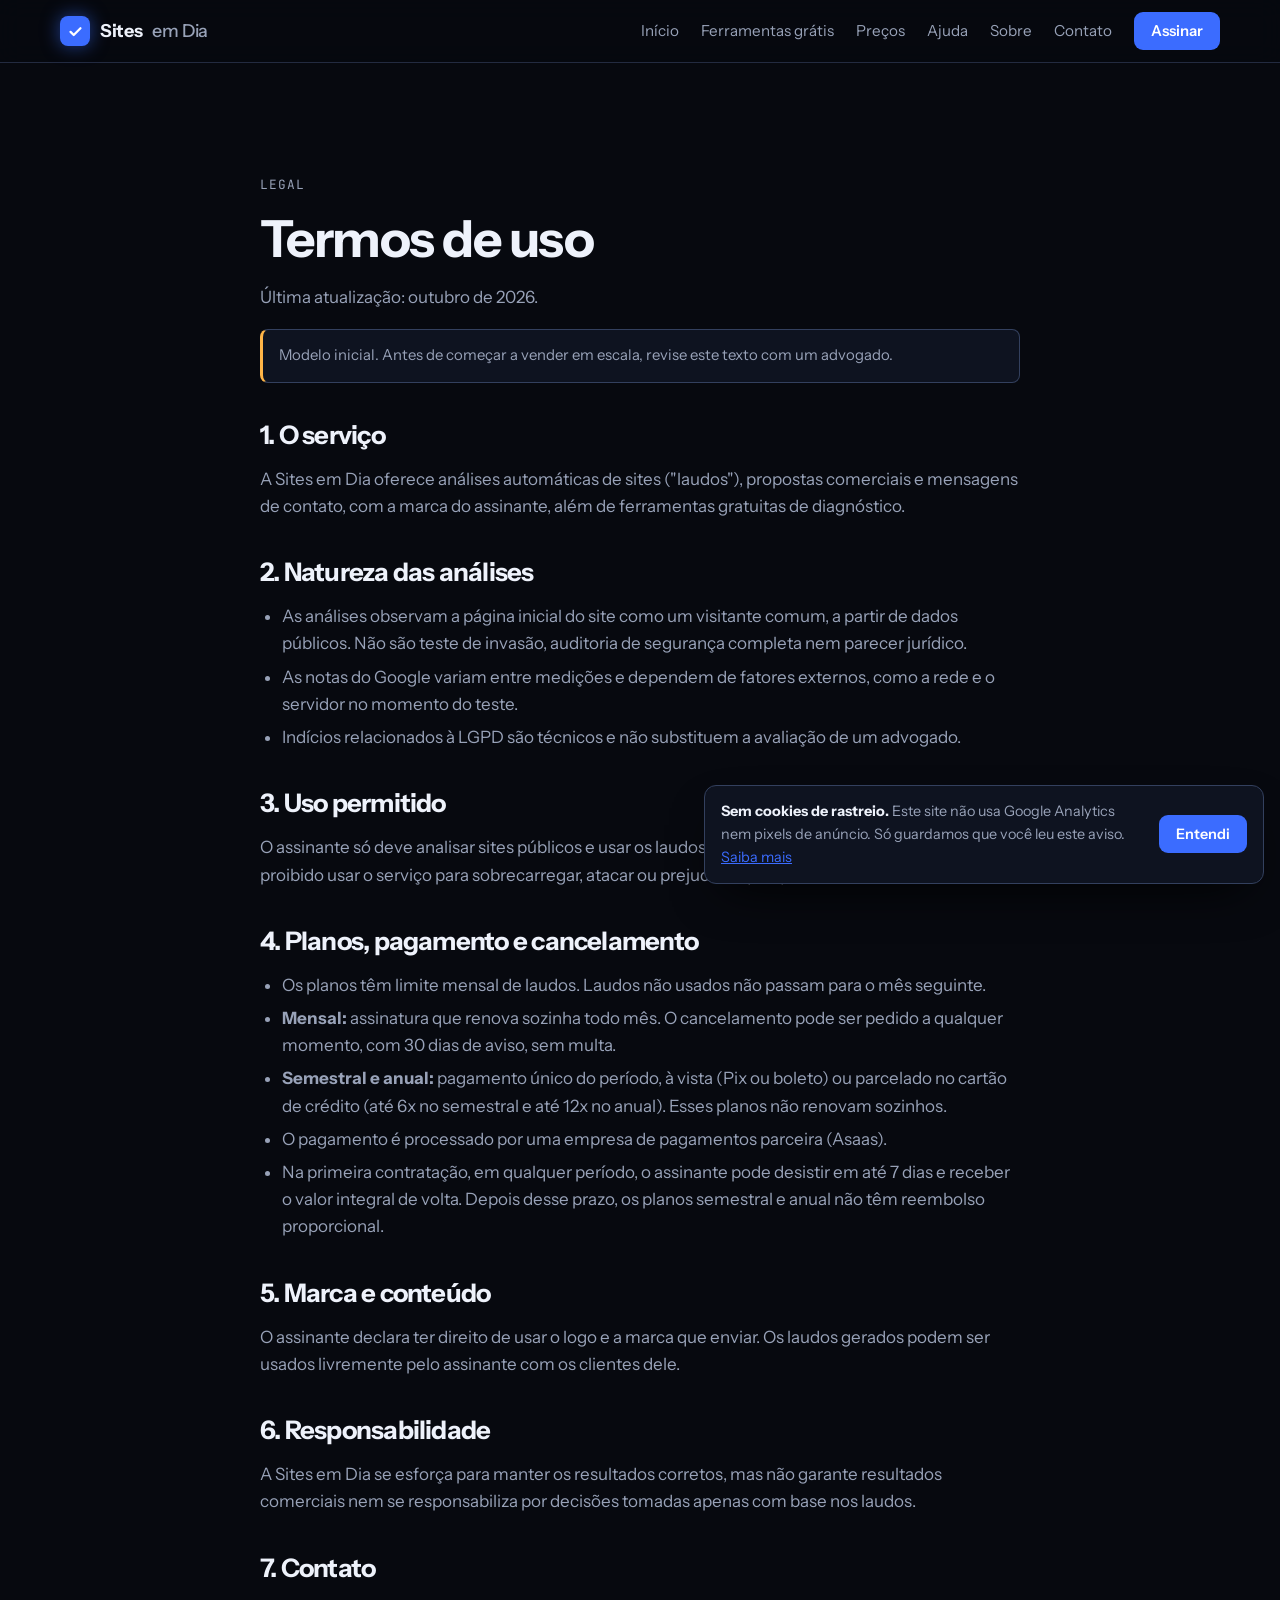
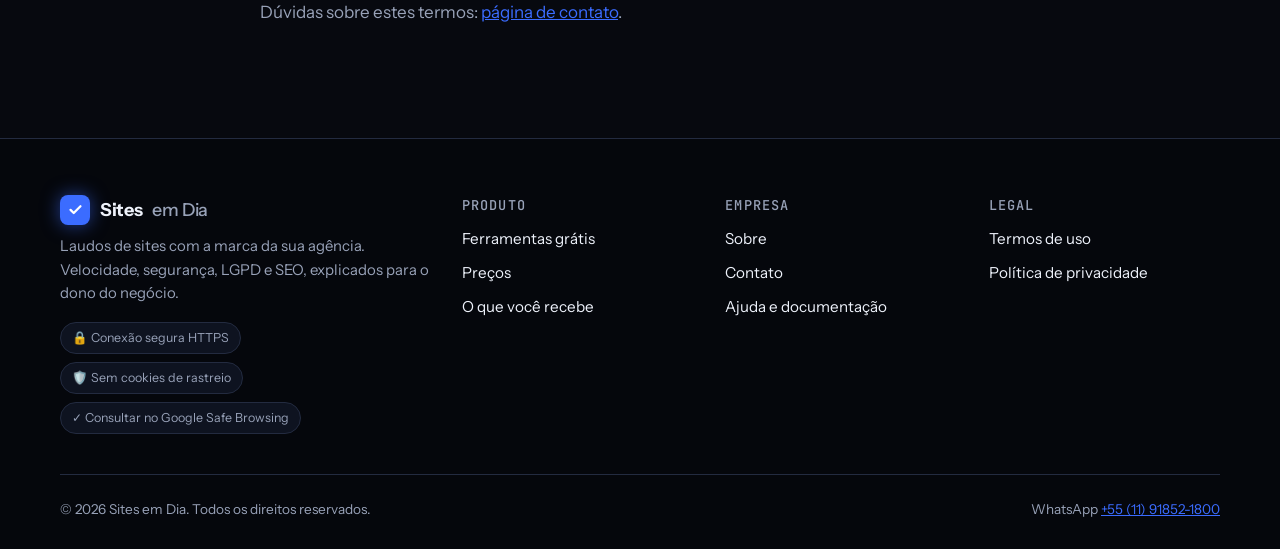
<file: termos.html>
<!doctype html>
<html lang="pt-BR">
<head>
<meta charset="utf-8">
<meta name="viewport" content="width=device-width, initial-scale=1, viewport-fit=cover">
<title>Termos de uso · Sites em Dia</title>
<meta name="description" content="Termos de uso do site e dos serviços da Sites em Dia.">
<meta property="og:title" content="Termos de uso · Sites em Dia">
<meta property="og:description" content="Termos de uso do site e dos serviços da Sites em Dia.">
<meta property="og:type" content="website">
<meta name="theme-color" content="#07090f">
<link rel="icon" href="assets/icone.svg" type="image/svg+xml">
<link rel="preconnect" href="https://fonts.googleapis.com">
<link rel="preconnect" href="https://fonts.gstatic.com" crossorigin>
<link rel="stylesheet" href="https://fonts.googleapis.com/css2?family=Instrument+Sans:wght@400;500;600;700&family=JetBrains+Mono:wght@400;500;700&display=swap">
<link rel="stylesheet" href="assets/estilo.css?v=5a495f8e">
<script src="config.js?v=8d873788" defer></script>
<script src="assets/comum.js?v=36fad224" defer></script>

</head>
<body>
<a class="pular" href="#conteudo">Pular para o conteúdo</a>
<nav class="topo gutter" aria-label="Principal">
  <div class="miolo">
    <a class="logo" href="index.html"><span class="selo-logo" aria-hidden="true"><svg viewBox="0 0 24 24" fill="none" stroke="#fff" stroke-width="3.2"
stroke-linecap="round" stroke-linejoin="round"><path d="M5 12.5l4.5 4.5L19 7.5"/></svg></span>Sites <span>em Dia</span></a>
    <button class="menu-botao" type="button" aria-expanded="false" aria-controls="menu-links" aria-label="Abrir menu">
      <svg viewBox="0 0 24 24" fill="none" stroke="currentColor" stroke-width="2" stroke-linecap="round"><path d="M4 7h16M4 12h16M4 17h16"/></svg>
    </button>
    <div class="links" id="menu-links"><a href="index.html">Início</a><a href="ferramentas.html">Ferramentas grátis</a><a href="precos.html">Preços</a><a href="ajuda.html">Ajuda</a><a href="sobre.html">Sobre</a><a href="contato.html">Contato</a><a class="botao" href="precos.html#planos">Assinar</a></div>
  </div>
</nav>
<main id="conteudo">
<section class="gutter">
  <div class="miolo texto-longo">
    <p class="rotulo">Legal</p>
    <h1 style="font-size:clamp(2.2rem,5vw,3.2rem)">Termos de uso</h1>
    <p>Última atualização: outubro de 2026.</p>
    <div class="aviso">Modelo inicial. Antes de começar a vender em escala, revise este texto com um advogado.</div>

    <h2>1. O serviço</h2>
    <p>A Sites em Dia oferece análises automáticas de sites ("laudos"), propostas comerciais e mensagens de contato, com a marca do assinante, além de ferramentas gratuitas de diagnóstico.</p>
    <h2>2. Natureza das análises</h2>
    <ul>
      <li>As análises observam a página inicial do site como um visitante comum, a partir de dados públicos. Não são teste de invasão, auditoria de segurança completa nem parecer jurídico.</li>
      <li>As notas do Google variam entre medições e dependem de fatores externos, como a rede e o servidor no momento do teste.</li>
      <li>Indícios relacionados à LGPD são técnicos e não substituem a avaliação de um advogado.</li>
    </ul>
    <h2>3. Uso permitido</h2>
    <p>O assinante só deve analisar sites públicos e usar os laudos para fins comerciais legítimos. É proibido usar o serviço para sobrecarregar, atacar ou prejudicar qualquer site.</p>
    <h2>4. Planos, pagamento e cancelamento</h2>
    <ul>
      <li>Os planos têm limite mensal de laudos. Laudos não usados não passam para o mês seguinte.</li>
      <li><b>Mensal:</b> assinatura que renova sozinha todo mês. O cancelamento pode ser pedido a qualquer momento, com 30 dias de aviso, sem multa.</li>
      <li><b>Semestral e anual:</b> pagamento único do período, à vista (Pix ou boleto) ou parcelado no cartão de crédito (até 6x no semestral e até 12x no anual). Esses planos não renovam sozinhos.</li>
      <li>O pagamento é processado por uma empresa de pagamentos parceira (Asaas).</li>
      <li>Na primeira contratação, em qualquer período, o assinante pode desistir em até 7 dias e receber o valor integral de volta. Depois desse prazo, os planos semestral e anual não têm reembolso proporcional.</li>
    </ul>
    <h2>5. Marca e conteúdo</h2>
    <p>O assinante declara ter direito de usar o logo e a marca que enviar. Os laudos gerados podem ser usados livremente pelo assinante com os clientes dele.</p>
    <h2>6. Responsabilidade</h2>
    <p>A Sites em Dia se esforça para manter os resultados corretos, mas não garante resultados comerciais nem se responsabiliza por decisões tomadas apenas com base nos laudos.</p>
    <h2>7. Contato</h2>
    <p>Dúvidas sobre estes termos: <a href="contato.html">página de contato</a>.</p>
  </div>
</section>

</main>
<footer class="rodape gutter">
  <div class="miolo">
    <div class="rodape-grade">
      <div class="rodape-marca">
        <a class="logo" href="index.html"><span class="selo-logo" aria-hidden="true"><svg viewBox="0 0 24 24" fill="none" stroke="#fff" stroke-width="3.2"
stroke-linecap="round" stroke-linejoin="round"><path d="M5 12.5l4.5 4.5L19 7.5"/></svg></span>Sites <span>em Dia</span></a>
        <p>Laudos de sites com a marca da sua agência. Velocidade, segurança, LGPD e SEO, explicados para o dono do negócio.</p>
        <div class="selos" aria-label="Selos de confiança">
          <span class="selo-confianca" title="Este site usa conexão criptografada">🔒 Conexão segura HTTPS</span>
          <span class="selo-confianca" title="Não usamos Google Analytics, pixels de anúncio nem cookies de rastreio">🛡️ Sem cookies de rastreio</span>
          <a class="selo-confianca" id="selo-safe" target="_blank" rel="noopener" href="https://transparencyreport.google.com/safe-browsing/search">✓ Consultar no Google Safe Browsing</a>
        </div>
      </div>
      <div><h4>Produto</h4><a href="ferramentas.html">Ferramentas grátis</a><a href="precos.html">Preços</a><a href="index.html#entregas">O que você recebe</a></div>
      <div><h4>Empresa</h4><a href="sobre.html">Sobre</a><a href="contato.html">Contato</a><a href="ajuda.html">Ajuda e documentação</a></div>
      <div><h4>Legal</h4><a href="termos.html">Termos de uso</a><a href="privacidade.html">Política de privacidade</a></div>
    </div>
    <div class="rodape-base">
      <span>© 2026 Sites em Dia. Todos os direitos reservados.</span>
      <span class="contato-rodape" data-contato></span>
    </div>
  </div>
</footer>
</body>
</html>
</file>
<file: assets/estilo.css>
/* Sites em Dia — estilo compartilhado. Tokens e decisões em DESIGN.md. */
:root {
  --fundo: #07090f;
  --painel: #0e1320;
  --painel-2: #151b2c;
  --borda: #232b40;
  --borda-forte: #33405e;
  --texto: #eef2fb;
  --texto-suave: #98a2b8;
  --primaria: #3b6cff;
  --primaria-forte: #2a55e0;
  --primaria-brilho: rgba(59, 108, 255, 0.55);
  --bom: #3ddc84;
  --medio: #ffb547;
  --ruim: #ff5d5d;
  --papel: #f6f8fc;
  --papel-texto: #111827;
  --papel-suave: #5b6476;
  --papel-borda: #e3e8f1;
  --marca: #1d4ed8;
  --fonte: "Instrument Sans", -apple-system, "Segoe UI", Roboto, sans-serif;
  --mono: "JetBrains Mono", ui-monospace, Menlo, Consolas, monospace;
  color-scheme: dark;
}
* { box-sizing: border-box; }
[hidden] { display: none !important; }
html { scroll-behavior: smooth; }
body { margin: 0; background: var(--fundo); color: var(--texto); font-family: var(--fonte); font-size: 17px; line-height: 1.6; -webkit-font-smoothing: antialiased; }
img { max-width: 100%; }
.gutter { padding-left: max(16px, env(safe-area-inset-left, 0px)); padding-right: max(16px, env(safe-area-inset-right, 0px)); }
.miolo { max-width: 1160px; margin: 0 auto; }
section .miolo { padding-block: 112px; }
section.compacta .miolo { padding-block: 72px; }
section.faixa-2 { background: var(--painel); border-block: 1px solid var(--borda); }
h1, h2, h3, h4 { margin: 0; text-wrap: balance; letter-spacing: -0.03em; }
h1 { font-size: clamp(2.6rem, 6vw, 4.6rem); line-height: 1.02; font-weight: 700; }
h2 { font-size: clamp(2rem, 4.2vw, 3.2rem); line-height: 1.06; font-weight: 700; }
h3 { font-size: 1.2rem; line-height: 1.25; font-weight: 600; letter-spacing: -0.01em; }
p { margin: 0; }
a { color: var(--primaria); }
:focus-visible { outline: 3px solid var(--primaria); outline-offset: 3px; border-radius: 6px; }
.suave { color: var(--texto-suave); }
.lead { font-size: 1.18rem; color: var(--texto-suave); max-width: 60ch; }
.rotulo { font-family: var(--mono); font-size: 0.8rem; letter-spacing: 0.08em; text-transform: uppercase; color: var(--primaria); }
.cabeca { display: grid; gap: 16px; margin-bottom: 52px; max-width: 780px; }
.cabeca.centro { text-align: center; margin-inline: auto; justify-items: center; }
.pular { position: absolute; left: -999px; top: 8px; background: var(--primaria); color: #fff; padding: 8px 12px; border-radius: 8px; z-index: 50; }
.pular:focus { left: 12px; }

/* fundo decorativo: grade técnica que some nas bordas */
.grade-fundo { position: relative; isolation: isolate; }
.grade-fundo::before { content: ""; position: absolute; inset: 0; z-index: -1; pointer-events: none;
  background-image: linear-gradient(var(--borda) 1px, transparent 1px), linear-gradient(90deg, var(--borda) 1px, transparent 1px);
  background-size: 56px 56px; opacity: 0.35;
  mask-image: radial-gradient(ellipse 70% 60% at 50% 30%, #000 30%, transparent 75%);
  -webkit-mask-image: radial-gradient(ellipse 70% 60% at 50% 30%, #000 30%, transparent 75%); }
.grade-fundo::after { content: ""; position: absolute; z-index: -1; pointer-events: none; width: 720px; height: 720px; max-width: 100%;
  top: -260px; right: 0; border-radius: 50%; background: radial-gradient(circle, rgba(59, 108, 255, 0.28), transparent 65%); }

/* botões */
.botao { display: inline-flex; align-items: center; justify-content: center; gap: 8px; font: 600 1rem var(--fonte); text-decoration: none; cursor: pointer;
  border-radius: 9px; padding: 13px 20px; border: 1px solid transparent; background: var(--primaria); color: #fff; transition: background 0.15s, border-color 0.15s, transform 0.15s; }
.botao:hover { background: var(--primaria-forte); }
.botao:active { transform: translateY(1px); }
.botao:disabled { opacity: 0.55; cursor: progress; }
.botao.contorno { background: transparent; border-color: var(--borda-forte); color: var(--texto); }
.botao.contorno:hover { border-color: var(--texto-suave); }
.botao.zap { background: #1fa855; } .botao.zap:hover { background: #178a45; }
.botao svg { width: 18px; height: 18px; flex: none; }
.botao.grande { padding: 16px 24px; font-size: 1.05rem; }
.pilula { display: inline-flex; align-items: center; gap: 8px; font-family: var(--mono); font-size: 0.78rem; background: var(--painel-2);
  border: 1px solid var(--borda); border-radius: 999px; padding: 6px 12px; color: var(--texto-suave); }
.pilula i { width: 7px; height: 7px; border-radius: 50%; background: var(--bom); box-shadow: 0 0 10px var(--bom); }

/* navegação */
nav.topo { position: sticky; top: env(safe-area-inset-top, 0px); z-index: 20; background: rgba(7, 9, 15, 0.85); backdrop-filter: blur(12px); -webkit-backdrop-filter: blur(12px); border-bottom: 1px solid var(--borda); }
body::before { content: ""; position: fixed; inset: 0 0 auto; height: env(safe-area-inset-top, 0px); z-index: 30; background: var(--fundo); }
nav .miolo { display: flex; align-items: center; justify-content: space-between; gap: 16px; padding-block: 12px; }
.logo { display: inline-flex; align-items: center; gap: 10px; font-weight: 700; font-size: 1.12rem; color: var(--texto); text-decoration: none; letter-spacing: -0.02em; }
.selo-logo { width: 30px; height: 30px; border-radius: 8px; background: var(--primaria); display: grid; place-items: center; box-shadow: 0 0 18px var(--primaria-brilho); }
.selo-logo svg { width: 17px; height: 17px; }
.logo span:not(.selo-logo) { color: var(--texto-suave); font-weight: 500; }
nav .links { display: flex; align-items: center; gap: 22px; font-size: 0.95rem; }
nav .links a:not(.botao) { color: var(--texto-suave); text-decoration: none; padding-block: 6px; }
nav .links a:not(.botao):hover, nav .links a[aria-current=page] { color: var(--texto); }
nav .links a[aria-current=page] { box-shadow: inset 0 -2px 0 var(--primaria); }
nav .botao { padding: 9px 16px; font-size: 0.93rem; }
.menu-botao { display: none; background: none; border: 1px solid var(--borda); color: var(--texto); border-radius: 8px; padding: 7px; cursor: pointer; }
.menu-botao svg { width: 22px; height: 22px; display: block; }

/* cartões e painéis */
.painel { background: var(--painel); border: 1px solid var(--borda); border-radius: 14px; }
.brilho { box-shadow: 0 0 120px -24px var(--primaria-brilho); }
.borda-gradiente { position: relative; border: 0; background: linear-gradient(var(--painel), var(--painel)) padding-box, linear-gradient(140deg, rgba(59,108,255,0.9), var(--borda) 40%, var(--borda) 70%, rgba(61,220,132,0.6)) border-box; border: 1px solid transparent; }
.grade-3 { display: grid; grid-template-columns: repeat(3, 1fr); gap: 20px; }
.grade-2 { display: grid; grid-template-columns: repeat(2, 1fr); gap: 20px; }
.cartao { padding: 26px; display: grid; gap: 12px; align-content: start; min-width: 0; }
.cartao .icone { width: 42px; height: 42px; border-radius: 10px; background: var(--painel-2); border: 1px solid var(--borda); display: grid; place-items: center; color: var(--primaria); }
.cartao .icone svg { width: 22px; height: 22px; }
.etiqueta { justify-self: start; font-family: var(--mono); font-size: 0.72rem; text-transform: uppercase; letter-spacing: 0.06em; padding: 3px 8px; border-radius: 4px; background: rgba(61, 220, 132, 0.12); color: var(--bom); }
.etiqueta.pro { background: rgba(59, 108, 255, 0.15); color: #8fb0ff; }
.etiqueta.breve { background: var(--painel-2); color: var(--texto-suave); }

/* formulários */
label { display: grid; gap: 8px; font-size: 0.92rem; font-weight: 600; }
input[type=text], input[type=url], input[type=email], input:not([type]), textarea, select {
  font: 400 1rem var(--fonte); color: var(--texto); background: var(--painel-2); border: 1px solid var(--borda); border-radius: 9px; padding: 12px 14px; width: 100%; }
input:focus, textarea:focus, select:focus { outline: none; border-color: var(--primaria); box-shadow: 0 0 0 3px rgba(59, 108, 255, 0.2); }
textarea { min-height: 110px; resize: vertical; }
.campo-teste { display: flex; gap: 8px; padding: 8px; background: var(--painel); border: 1px solid var(--borda-forte); border-radius: 12px; }
.campo-teste input { border: 0; background: transparent; font: 500 1.05rem var(--mono); box-shadow: none; }
.campo-teste input:focus { box-shadow: none; }
.campo-teste .botao { white-space: nowrap; }
.status { min-height: 1.5em; font-size: 0.92rem; color: var(--texto-suave); }
.status.ok { color: var(--bom); } .status.erro { color: var(--ruim); }

/* resultado do teste real */
.resultado { display: grid; gap: 18px; padding: 22px; }
.resultado-cab { display: flex; justify-content: space-between; align-items: center; gap: 16px; flex-wrap: wrap; }
.resultado-cab p { font-family: var(--mono); font-size: 0.82rem; color: var(--texto-suave); word-break: break-all; }
.aneis { display: grid; grid-template-columns: repeat(4, 1fr); gap: 12px; }
.anel { display: grid; justify-items: center; gap: 8px; text-align: center; }
.anel .dial { width: 86px; height: 86px; }
.anel .dial::before { width: 70px; height: 70px; }
.anel .dial b { font-size: 1.5rem; }
.anel small { font-family: var(--mono); font-size: 0.7rem; color: var(--texto-suave); text-transform: uppercase; letter-spacing: 0.05em; }
.dial { --v: 0; --c: var(--ruim); width: 104px; height: 104px; flex: none; border-radius: 50%; display: grid; place-items: center;
  background: conic-gradient(var(--c) calc(var(--v) * 1%), var(--painel-2) 0); }
.dial::before { content: ""; grid-area: 1 / 1; width: 84px; height: 84px; border-radius: 50%; background: var(--painel); }
.dial b { grid-area: 1 / 1; font: 700 2rem var(--mono); color: var(--c); font-variant-numeric: tabular-nums; }
.metricas { display: grid; grid-template-columns: repeat(4, 1fr); gap: 8px; }
.metricas div { background: var(--painel-2); border-radius: 8px; padding: 10px; display: grid; gap: 2px; }
.metricas b { font: 700 1.1rem var(--mono); } .metricas small { font-size: 0.75rem; color: var(--texto-suave); }
.problemas { list-style: none; margin: 0; padding: 0; display: grid; gap: 6px; }
.problemas li { display: grid; grid-template-columns: 22px 1fr; gap: 10px; padding: 10px 12px; border-radius: 8px; background: var(--painel-2); font-size: 0.93rem; }
.problemas small { display: block; color: var(--texto-suave); font-size: 0.8rem; margin-top: 2px; }
.carregando { display: grid; gap: 10px; padding: 22px; }
.barra { height: 6px; border-radius: 3px; background: var(--painel-2); overflow: hidden; }
.barra i { display: block; height: 100%; width: 30%; background: var(--primaria); border-radius: 3px; animation: barra 1.4s ease-in-out infinite; }
@keyframes barra { 0% { transform: translateX(-100%); } 100% { transform: translateX(340%); } }

/* tabelas de dados (ferramentas) */
.tabela { width: 100%; border-collapse: collapse; font-size: 0.93rem; }
.tabela th, .tabela td { text-align: left; padding: 10px 12px; border-bottom: 1px solid var(--borda); vertical-align: top; }
.tabela th { width: 34%; color: var(--texto-suave); font-weight: 500; }
.tabela td { font-family: var(--mono); font-size: 0.86rem; word-break: break-word; }
.rolagem { overflow-x: auto; }

/* rodapé */
.rodape { border-top: 1px solid var(--borda); background: #05070c; }
.rodape .miolo { padding-block: 56px 28px; display: grid; gap: 40px; }
.rodape-grade { display: grid; grid-template-columns: 1.6fr 1fr 1fr 1fr; gap: 32px; }
.rodape-grade > div { display: grid; gap: 10px; align-content: start; min-width: 0; }
.rodape-grade h4 { font-size: 0.85rem; font-family: var(--mono); text-transform: uppercase; letter-spacing: 0.08em; color: var(--texto-suave); font-weight: 500; }
.rodape-grade a:not(.logo):not(.selo-confianca) { color: var(--texto); text-decoration: none; font-size: 0.95rem; }
.rodape-grade a:not(.logo):not(.selo-confianca):hover { color: var(--primaria); }
.rodape-marca p { color: var(--texto-suave); font-size: 0.93rem; max-width: 42ch; }
.selos { display: flex; flex-wrap: wrap; gap: 8px; margin-top: 6px; }
.selo-confianca { font-size: 0.78rem; border: 1px solid var(--borda); background: var(--painel); color: var(--texto-suave); border-radius: 999px; padding: 5px 11px; text-decoration: none; }
a.selo-confianca:hover { border-color: var(--primaria); color: var(--texto); }
.rodape-base { display: flex; flex-wrap: wrap; justify-content: space-between; gap: 12px; padding-top: 24px; border-top: 1px solid var(--borda); color: var(--texto-suave); font-size: 0.85rem; }

/* textos longos (termos, privacidade, ajuda) */
.texto-longo { max-width: 760px; display: grid; gap: 18px; }
.texto-longo h2 { font-size: 1.6rem; margin-top: 20px; }
.texto-longo h3 { margin-top: 8px; }
.texto-longo p, .texto-longo li { color: var(--texto-suave); }
.texto-longo ul { margin: 0; padding-left: 22px; display: grid; gap: 6px; }
.aviso { border: 1px solid var(--borda-forte); border-left: 3px solid var(--medio); background: var(--painel); padding: 14px 16px; border-radius: 8px; color: var(--texto-suave); font-size: 0.93rem; }
details { border-bottom: 1px solid var(--borda); padding-block: 18px; }
summary { cursor: pointer; font-weight: 600; font-size: 1.05rem; list-style: none; display: flex; justify-content: space-between; gap: 16px; }
summary::-webkit-details-marker { display: none; }
summary::after { content: "+"; font-family: var(--mono); color: var(--primaria); }
details[open] summary::after { content: "–"; }
details > p, details > ul, details > div { margin-top: 12px; color: var(--texto-suave); max-width: 68ch; }

@media (max-width: 980px) {
  nav .links { position: absolute; top: 100%; left: 0; right: 0; flex-direction: column; align-items: stretch; gap: 0; padding: 8px 16px 16px;
    background: var(--fundo); border-bottom: 1px solid var(--borda); display: none; }
  nav .links.aberto { display: flex; }
  nav .links a:not(.botao) { padding: 12px 4px; border-bottom: 1px solid var(--borda); }
  nav .links a[aria-current=page] { box-shadow: none; color: var(--primaria); }
  nav .links .botao { margin-top: 12px; }
  .menu-botao { display: block; }
  .grade-3, .grade-2 { grid-template-columns: 1fr; }
  .rodape-grade { grid-template-columns: 1fr 1fr; }
  .rodape-marca { grid-column: 1 / -1; }
  section .miolo { padding-block: 72px; }
}
@media (max-width: 620px) {
  .aneis, .metricas { grid-template-columns: repeat(2, 1fr); }
  .campo-teste { flex-direction: column; }
  .rodape-grade { grid-template-columns: 1fr; }
}
@media (prefers-reduced-motion: reduce) { html { scroll-behavior: auto; } .barra i { animation: none; width: 100%; } }

/* ---------- página inicial ---------- */
.hero .miolo { padding-block: 84px 104px; display: grid; grid-template-columns: 1fr 1.05fr; gap: 56px; align-items: center; }
.hero-texto { display: grid; gap: 24px; min-width: 0; justify-items: start; }
.hero-texto .campo-teste { width: 100%; max-width: 560px; }
.fatos { display: flex; flex-wrap: wrap; gap: 8px 20px; font-family: var(--mono); font-size: 0.82rem; color: var(--texto-suave); }
.fatos span::before { content: "✓ "; color: var(--bom); }
.hero-painel { min-width: 0; }
.esteira { border-block: 1px solid var(--borda); overflow: hidden; background: #05070c; }
.esteira .trilho { display: flex; gap: 40px; padding-block: 16px; width: max-content; font-family: var(--mono); font-size: 0.86rem; color: var(--texto-suave); }
.esteira .trilho span::before { content: "● "; color: var(--primaria); }
@media (prefers-reduced-motion: no-preference) { .esteira .trilho { animation: rolar 50s linear infinite; } }
@keyframes rolar { to { transform: translateX(-50%); } }

.marca-grade { display: grid; grid-template-columns: 0.8fr 1.2fr; gap: 48px; align-items: start; }
.controles { display: grid; gap: 20px; min-width: 0; padding: 24px; }
.cores { display: flex; flex-wrap: wrap; gap: 10px; align-items: center; }
.cores button { width: 34px; height: 34px; border-radius: 50%; border: 3px solid var(--painel); box-shadow: 0 0 0 1px var(--borda); cursor: pointer; }
.cores button[aria-pressed=true] { box-shadow: 0 0 0 2px var(--texto); }
.cores input[type=color] { width: 40px; height: 36px; border: 1px solid var(--borda); border-radius: 8px; background: var(--painel-2); padding: 2px; cursor: pointer; }
.upload { display: flex; align-items: center; gap: 12px; padding: 12px; border: 1px dashed var(--borda-forte); border-radius: 10px; cursor: pointer; font-weight: 500; }
.upload:hover, .upload:focus-within { border-color: var(--primaria); }
.upload input { position: absolute; width: 1px; height: 1px; opacity: 0; }
.upload .previa-logo { width: 44px; height: 44px; border-radius: 8px; background: var(--painel-2); display: grid; place-items: center; overflow: hidden; flex: none; color: var(--texto-suave); }
.upload .previa-logo img { width: 100%; height: 100%; object-fit: contain; background: #fff; }
.docs { display: grid; grid-template-columns: 1fr 1fr; gap: 20px; min-width: 0; }
.doc { background: var(--papel); color: var(--papel-texto); border-radius: 10px; padding: 18px; display: grid; gap: 12px; align-content: start; min-width: 0;
  box-shadow: 0 30px 60px -30px rgba(0, 0, 0, 0.8); font-size: 0.82rem; line-height: 1.45; }
.doc-topo { display: flex; justify-content: space-between; align-items: center; gap: 8px; padding-bottom: 10px; border-bottom: 3px solid var(--marca); }
.doc-logo { display: flex; align-items: center; gap: 8px; font-weight: 700; color: var(--marca); min-width: 0; }
.doc-logo i { flex: none; width: 26px; height: 26px; border-radius: 6px; background: var(--marca); color: #fff; font-style: normal; display: grid; place-items: center; font-size: 0.8rem; overflow: hidden; }
.doc-logo i img { width: 100%; height: 100%; object-fit: contain; background: #fff; }
.doc-logo span { overflow: hidden; text-overflow: ellipsis; white-space: nowrap; }
.doc-topo small { color: var(--papel-suave); font-size: 0.68rem; text-align: right; flex: none; }
.doc h4 { margin: 0; font-size: 1rem; letter-spacing: -0.01em; }
.doc .mini { display: flex; justify-content: space-between; align-items: center; gap: 8px; }
.doc .mini-dial { width: 54px; height: 54px; border-radius: 50%; border: 5px solid #d97706; display: grid; place-items: center; font: 700 1.05rem var(--mono); color: #d97706; flex: none; }
.doc .t { color: var(--marca); font-weight: 700; font-size: 0.85rem; }
.doc ul { margin: 0; padding: 0; list-style: none; display: grid; gap: 4px; }
.doc li { padding: 5px 8px; border-radius: 5px; background: #fff; border: 1px solid var(--papel-borda); }
.doc .linha { display: flex; justify-content: space-between; gap: 8px; padding: 6px 0; border-bottom: 1px solid var(--papel-borda); }
.doc .total { display: flex; justify-content: space-between; font-weight: 700; background: #ecfdf3; color: #166534; padding: 8px; border-radius: 6px; }
.doc .rodape-doc { color: var(--papel-suave); font-size: 0.68rem; border-top: 1px solid var(--papel-borda); padding-top: 8px; }

.abas { display: flex; gap: 4px; border-bottom: 1px solid var(--borda); margin-bottom: 32px; overflow-x: auto; }
.abas button { font: 600 1rem var(--fonte); color: var(--texto-suave); background: none; border: 0; border-bottom: 2px solid transparent; padding: 12px 16px; cursor: pointer; white-space: nowrap; }
.abas button[aria-selected=true] { color: var(--texto); border-bottom-color: var(--primaria); }
.painel-aba { display: grid; grid-template-columns: 0.9fr 1.1fr; gap: 48px; align-items: center; }
.painel-aba > div { min-width: 0; display: grid; gap: 16px; }
.painel-aba ul { margin: 0; padding-left: 20px; color: var(--texto-suave); display: grid; gap: 6px; }
.chat { background: #0b141a; border-radius: 14px; padding: 18px; display: grid; gap: 10px; border: 1px solid var(--borda); }
.chat-topo { display: flex; align-items: center; gap: 10px; padding-bottom: 10px; border-bottom: 1px solid #1f2c33; font-size: 0.9rem; }
.chat-topo i { width: 32px; height: 32px; border-radius: 50%; background: #2a3942; display: grid; place-items: center; font-style: normal; font-weight: 700; }
.bolha { max-width: 88%; padding: 9px 12px; border-radius: 10px; font-size: 0.9rem; line-height: 1.45; white-space: pre-line; }
.bolha.eu { justify-self: end; background: #005c4b; color: #e9edef; border-top-right-radius: 2px; }
.bolha.ele { justify-self: start; background: #202c33; color: #e9edef; border-top-left-radius: 2px; }
.bolha small { display: block; text-align: right; font-size: 0.68rem; color: #8696a0; margin-top: 4px; }

.calc { display: grid; grid-template-columns: 1fr 1fr; overflow: hidden; }
.calc-entradas { padding: 32px; display: grid; gap: 26px; border-right: 1px solid var(--borda); min-width: 0; }
.campo-faixa { display: grid; gap: 8px; }
.campo-faixa .topo-faixa { display: flex; justify-content: space-between; gap: 12px; font-weight: 600; font-size: 0.95rem; }
.campo-faixa .topo-faixa label { display: inline; font-size: inherit; }
.campo-faixa output { font-family: var(--mono); color: var(--primaria); font-variant-numeric: tabular-nums; white-space: nowrap; }
.campo-faixa small { color: var(--texto-suave); font-size: 0.82rem; }
input[type=range] { width: 100%; accent-color: var(--primaria); }
.calc-saida { padding: 32px; display: grid; gap: 18px; align-content: start; min-width: 0; }
.numero-grande { font: 700 clamp(2.4rem, 5vw, 3.6rem) var(--mono); letter-spacing: -0.04em; font-variant-numeric: tabular-nums; line-height: 1; }
.calc-linhas { display: grid; gap: 10px; font-size: 0.95rem; }
.calc-linhas div { display: flex; justify-content: space-between; gap: 12px; padding-bottom: 10px; border-bottom: 1px solid var(--borda); }
.calc-linhas b { font-family: var(--mono); font-variant-numeric: tabular-nums; text-align: right; }

.categorias { display: flex; flex-wrap: wrap; gap: 8px; margin-bottom: 24px; }
.categorias button { font: 600 0.92rem var(--fonte); color: var(--texto-suave); background: var(--painel); border: 1px solid var(--borda); border-radius: 999px; padding: 9px 16px; cursor: pointer; }
.categorias button[aria-pressed=true] { color: #fff; background: var(--primaria); border-color: var(--primaria); }
.lista-checks { display: grid; grid-template-columns: repeat(2, 1fr); gap: 12px; }
.lista-checks div { background: var(--painel); border: 1px solid var(--borda); border-radius: 10px; padding: 16px 18px; display: grid; gap: 4px; min-width: 0; }
.lista-checks b { font-weight: 600; } .lista-checks span { color: var(--texto-suave); font-size: 0.93rem; }
.passos { display: grid; grid-template-columns: repeat(3, 1fr); gap: 32px; counter-reset: p; }
.passos > div { display: grid; gap: 10px; align-content: start; min-width: 0; padding-top: 20px; border-top: 1px solid var(--borda); }
.passos > div::before { counter-increment: p; content: "0" counter(p); font: 700 0.9rem var(--mono); color: var(--primaria); }
.cta-final { display: grid; grid-template-columns: 1.2fr 0.8fr; gap: 40px; align-items: center; padding: 48px; }
.cta-final > div { display: grid; gap: 16px; min-width: 0; }
.cta-acoes { display: grid; gap: 12px; }

/* ---------- preços ---------- */
.planos { display: grid; grid-template-columns: repeat(3, 1fr); gap: 20px; align-items: stretch; }
.plano { padding: 30px; display: grid; gap: 16px; align-content: start; min-width: 0; grid-template-rows: auto auto auto auto 1fr auto; }
.plano.destaque { box-shadow: 0 0 90px -30px var(--primaria-brilho); }
.plano .preco { font: 700 2.8rem var(--mono); letter-spacing: -0.04em; font-variant-numeric: tabular-nums; line-height: 1; }
.plano .preco small { font: 400 0.95rem var(--fonte); color: var(--texto-suave); letter-spacing: 0; }
.plano ul { margin: 0; padding: 0; list-style: none; display: grid; gap: 9px; color: var(--texto-suave); font-size: 0.95rem; align-content: start; }
.plano li { display: grid; grid-template-columns: 20px 1fr; gap: 6px; }
.plano li::before { content: "✓"; color: var(--bom); font-weight: 700; }
.plano li.nao::before { content: "–"; color: var(--borda-forte); }
.plano li.nao { color: #5f6880; }
.formas-pagamento { display: flex; flex-wrap: wrap; gap: 10px; justify-content: center; margin-top: 28px; }
.comparar { width: 100%; border-collapse: collapse; font-size: 0.95rem; min-width: 640px; }
.comparar th, .comparar td { padding: 14px 12px; border-bottom: 1px solid var(--borda); text-align: center; }
.comparar th:first-child, .comparar td:first-child { text-align: left; color: var(--texto-suave); }
.comparar thead th { font-size: 1rem; color: var(--texto); }
.comparar td.sim { color: var(--bom); font-weight: 700; } .comparar td.nao { color: var(--borda-forte); }

@media (max-width: 980px) {
  .hero .miolo, .marca-grade, .painel-aba, .calc, .cta-final { grid-template-columns: 1fr; }
  .hero .miolo { padding-block: 48px 72px; }
  .calc-entradas { border-right: 0; border-bottom: 1px solid var(--borda); }
  .planos, .passos { grid-template-columns: 1fr; }
  .cta-final { padding: 28px; }
}
@media (max-width: 620px) {
  .docs, .lista-checks { grid-template-columns: 1fr; }
  .calc-entradas, .calc-saida { padding: 22px; }
}

/* ---------- obrigado ---------- */
.obrigado-hero .miolo { padding-block: 72px 88px; display: grid; justify-items: center; text-align: center; gap: 22px; max-width: 820px; }
.obrigado-hero .lead { margin-inline: auto; }
.obrigado-acoes { display: flex; flex-wrap: wrap; justify-content: center; gap: 12px; }
.sucesso { width: 120px; height: 120px; filter: drop-shadow(0 0 30px rgba(61, 220, 132, 0.45)); }
.sucesso svg { width: 100%; height: 100%; fill: none; stroke-linecap: round; stroke-linejoin: round; }
.sucesso-anel { stroke: var(--bom); stroke-width: 6; stroke-dasharray: 327; stroke-dashoffset: 0; }
.sucesso-check { stroke: var(--bom); stroke-width: 8; stroke-dasharray: 70; stroke-dashoffset: 0; }
@media (prefers-reduced-motion: no-preference) {
  .sucesso-anel { animation: desenhar-anel 0.8s ease-out both; }
  .sucesso-check { animation: desenhar-check 0.5s 0.6s ease-out both; }
  .doc-flutua { animation: flutuar 6s ease-in-out infinite; }
}
@keyframes desenhar-anel { from { stroke-dashoffset: 327; } }
@keyframes desenhar-check { from { stroke-dashoffset: 70; } }
@keyframes flutuar { 50% { transform: translateY(-8px) rotate(-1deg); } }
.linha-tempo { list-style: none; margin: 0; padding: 0; display: grid; grid-template-columns: repeat(4, 1fr); gap: 20px; position: relative; }
.linha-tempo::before { content: ""; position: absolute; top: 22px; left: 22px; right: 22px; height: 2px; background: var(--borda); }
.linha-tempo li { position: relative; display: grid; gap: 14px; align-content: start; min-width: 0; }
.linha-tempo .marco { width: 44px; height: 44px; border-radius: 50%; display: grid; place-items: center; font: 700 1rem var(--mono);
  background: var(--painel-2); border: 2px solid var(--borda-forte); color: var(--texto-suave); position: relative; }
.linha-tempo li.feito .marco { background: var(--bom); border-color: var(--bom); color: #06210f; }
.linha-tempo li.agora .marco { background: var(--primaria); border-color: var(--primaria); color: #fff; box-shadow: 0 0 0 6px rgba(59, 108, 255, 0.2); }
.linha-tempo li.agora h3 { color: var(--texto); }
.lista-check { list-style: none; margin: 0; padding: 0; display: grid; gap: 12px; color: var(--texto-suave); }
.lista-check li { position: relative; padding-left: 28px; }
.lista-check li::before { content: "✓"; position: absolute; left: 0; color: var(--bom); font-weight: 700; }
.lista-check b { color: var(--texto); font-weight: 600; }
.doc-flutua { max-width: 420px; justify-self: center; width: 100%; transform: rotate(-1deg); }
@media (max-width: 980px) {
  .linha-tempo { grid-template-columns: 1fr; gap: 24px; }
  .linha-tempo::before { top: 22px; bottom: 22px; left: 21px; right: auto; width: 2px; height: auto; }
  .linha-tempo li { grid-template-columns: 44px 1fr; }
}

/* ---------- aviso de privacidade ---------- */
.aviso-cookies { position: fixed; z-index: 40; left: max(16px, env(safe-area-inset-left, 0px)); right: max(16px, env(safe-area-inset-right, 0px));
  bottom: calc(16px + env(safe-area-inset-bottom, 0px)); max-width: 560px; margin-left: auto;
  display: flex; gap: 14px; align-items: center; padding: 14px 16px; border-radius: 12px; background: var(--painel); border: 1px solid var(--borda-forte);
  box-shadow: 0 20px 50px -20px #000; font-size: 0.9rem; color: var(--texto-suave); }
.aviso-cookies p { flex: 1; min-width: 0; }
.aviso-cookies b { color: var(--texto); }
.aviso-cookies .botao { padding: 9px 16px; font-size: 0.9rem; flex: none; }
@media (max-width: 520px) { .aviso-cookies { flex-direction: column; align-items: stretch; } }

/* ---------- seletor de período ---------- */
.periodos { display: flex; justify-content: center; gap: 4px; margin: 0 auto 36px; padding: 5px; width: fit-content; max-width: 100%;
  background: var(--painel); border: 1px solid var(--borda-forte); border-radius: 999px; flex-wrap: wrap; }
.periodos button { font: 600 0.95rem var(--fonte); color: var(--texto-suave); background: none; border: 0; border-radius: 999px; padding: 10px 18px; cursor: pointer;
  display: inline-flex; align-items: center; gap: 8px; }
.periodos button[aria-checked=true] { background: var(--primaria); color: #fff; }
.periodos .desconto { font-family: var(--mono); font-size: 0.72rem; padding: 2px 7px; border-radius: 999px; background: rgba(61, 220, 132, 0.15); color: var(--bom); }
.periodos button[aria-checked=true] .desconto { background: rgba(255, 255, 255, 0.2); color: #fff; }
.preco-bloco { display: flex; align-items: baseline; gap: 10px; flex-wrap: wrap; }
.riscado { font-family: var(--mono); font-size: 0.95rem; color: var(--texto-suave); text-decoration: line-through; }
.condicao { font-size: 0.9rem; color: var(--texto); line-height: 1.5; min-height: 3em; }
.condicao b { font-family: var(--mono); }
.economia { color: var(--bom); font-weight: 600; }
.plano { grid-template-rows: auto auto auto auto auto 1fr auto; }
@media (max-width: 520px) { .periodos { width: 100%; } .periodos button { flex: 1; justify-content: center; padding: 10px 8px; } .periodos .desconto { display: none; } }
</file>
